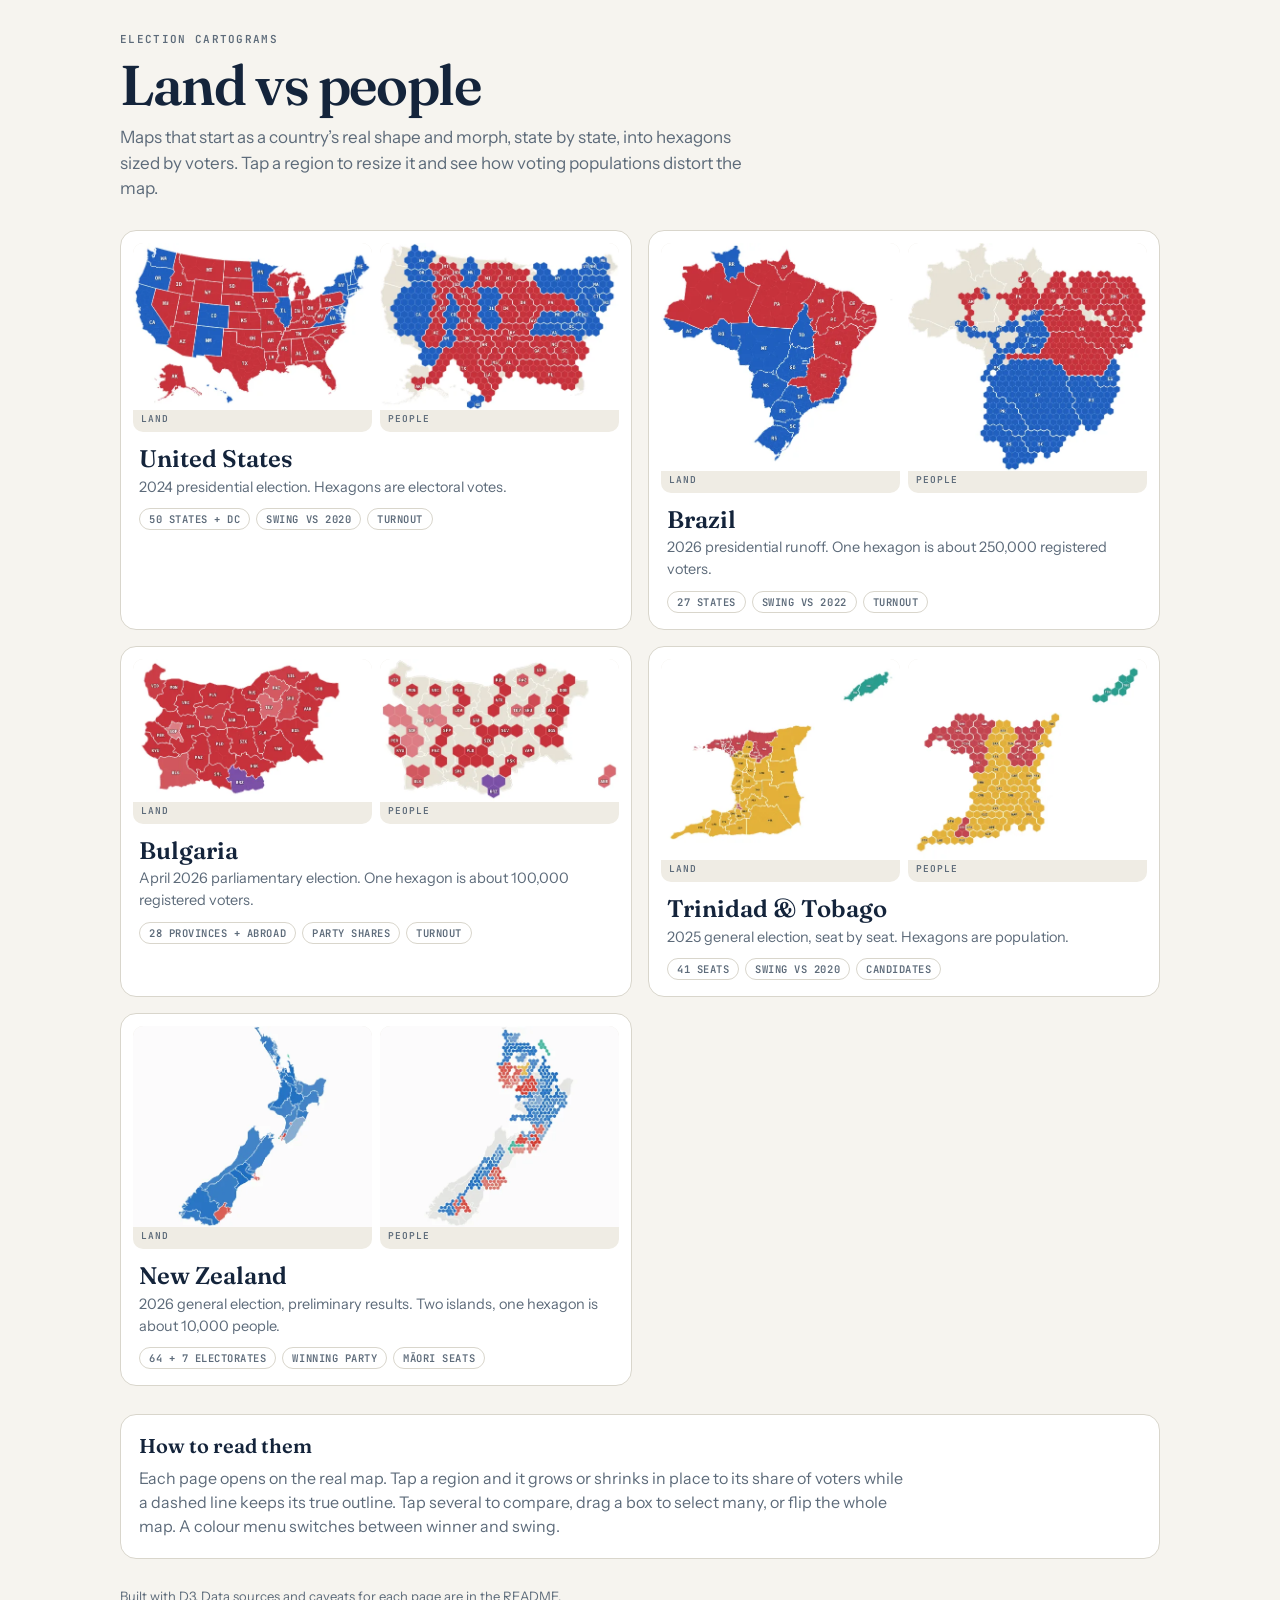
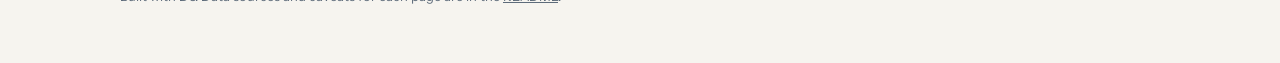
<file: index.html>
<!doctype html>
<html lang="en"><head><meta charset="utf-8">
<meta name="viewport" content="width=device-width,initial-scale=1,viewport-fit=cover">
<title>Land vs People</title>
<!--og-->
<meta name="description" content="Election cartograms that morph from real land area to share of voters: US, Brazil, Bulgaria, Trinidad and Tobago.">
<meta property="og:type" content="website"><meta property="og:site_name" content="Land vs people">
<meta property="og:title" content="Land vs people"><meta property="og:description" content="Election cartograms that morph from real land area to share of voters: US, Brazil, Bulgaria, Trinidad and Tobago.">
<meta property="og:url" content="https://christhchild28.github.io/election-land-vs-people/"><meta property="og:image" content="https://christhchild28.github.io/election-land-vs-people/assets/og/landing.png">
<meta property="og:image:width" content="1200"><meta property="og:image:height" content="630"><meta property="og:image:alt" content="Land vs people: real map beside the same map resized by voters">
<meta name="twitter:card" content="summary_large_image"><meta name="twitter:title" content="Land vs people"><meta name="twitter:description" content="Election cartograms that morph from real land area to share of voters: US, Brazil, Bulgaria, Trinidad and Tobago."><meta name="twitter:image" content="https://christhchild28.github.io/election-land-vs-people/assets/og/landing.png">
<!--/og-->
<link rel="stylesheet" href="https://fonts.googleapis.com/css2?family=Fraunces:opsz,wght@9..144,600&family=Instrument+Sans:wght@400;500;600&family=JetBrains+Mono:wght@500;600&display=swap">
<style>
:root{--bg:#f6f4ef;--ink:#14243b;--mute:#5d6b7a;--card:#fff;--line:#d9d6cc;--soft:#efece4;
--display:'Fraunces',Georgia,serif;--body:'Instrument Sans',system-ui,-apple-system,sans-serif;--mono:'JetBrains Mono',ui-monospace,Menlo,monospace}
@media (prefers-color-scheme:dark){:root{--bg:#0f1824;--ink:#eef1f4;--mute:#97a4b3;--card:#17232f;--line:#2a3846;--soft:#1d2b39;color-scheme:dark}}
*{box-sizing:border-box;-webkit-tap-highlight-color:transparent}
body{margin:0;background:var(--bg);color:var(--ink);font:16px/1.5 var(--body);padding-block:32px 56px;padding-left:max(16px,env(safe-area-inset-left,0px));padding-right:max(16px,env(safe-area-inset-right,0px))}
.wrap{max-width:1040px;margin:auto;display:grid;gap:28px}
h1{font:600 clamp(32px,8vw,56px)/1.02 var(--display);letter-spacing:-.025em;margin:0;text-wrap:balance}
.lede{color:var(--mute);max-width:58ch;margin:12px 0 0;font-size:17px}
.eyebrow{font:600 11px var(--mono);letter-spacing:.12em;text-transform:uppercase;color:var(--mute);margin:0 0 10px}
.grid{display:grid;gap:16px;grid-template-columns:minmax(0,1fr)}
@media(min-width:760px){.grid{grid-template-columns:repeat(2,minmax(0,1fr))}}
.card{display:grid;align-content:start;gap:14px;background:var(--card);border:1px solid var(--line);border-radius:16px;padding:12px 12px 16px;text-decoration:none;color:inherit;transition:transform .2s,box-shadow .2s}
.card:hover{transform:translateY(-2px);box-shadow:0 12px 32px rgba(20,36,59,.14)}
.card:focus-visible{outline:2px solid var(--ink);outline-offset:3px}
.pair{display:grid;grid-template-columns:1fr 1fr;gap:8px}
.pair figure{margin:0;background:var(--soft);border-radius:10px;overflow:hidden;position:relative}
.pair img{display:block;width:100%;height:auto;}
.pair figcaption{padding:2px 8px 7px;font:600 9.5px var(--mono);letter-spacing:.1em;text-transform:uppercase;color:var(--mute)}
.meta{padding:0 6px;display:grid;gap:4px}
.meta h2{font:600 24px/1.1 var(--display);margin:0}
.meta p{margin:0;color:var(--mute);font-size:14.5px}
.tags{display:flex;flex-wrap:wrap;gap:6px;margin-top:6px}
.tags span{font:600 10.5px var(--mono);letter-spacing:.05em;text-transform:uppercase;border:1px solid var(--line);border-radius:99px;padding:3px 9px;color:var(--mute)}
.how{background:var(--card);border:1px solid var(--line);border-radius:16px;padding:18px 18px 20px;display:grid;gap:8px}
.how h2{font:600 20px var(--display);margin:0}
.how p{margin:0;color:var(--mute);max-width:70ch}
footer{color:var(--mute);font-size:13px}
footer a{color:inherit}
</style></head><body>
<div class="wrap">
<header><p class="eyebrow">Election cartograms</p><h1>Land vs people</h1>
<p class="lede">Maps that start as a country’s real shape and morph, state by state, into hexagons sized by voters. Tap a region to resize it and see how voting populations distort the map.</p></header>
<main class="grid">
<a class="card" href="usa/"><div class="pair"><figure><picture><source srcset="assets/thumbs/usa-land-dark.webp" media="(prefers-color-scheme:dark)"><img src="assets/thumbs/usa-land-light.webp" alt="US states drawn by land area" width="499" height="350" loading="lazy"></picture><figcaption>Land</figcaption></figure><figure><picture><source srcset="assets/thumbs/usa-people-dark.webp" media="(prefers-color-scheme:dark)"><img src="assets/thumbs/usa-people-light.webp" alt="US states drawn as electoral-vote hexagons" width="499" height="350" loading="lazy"></picture><figcaption>People</figcaption></figure></div>
<div class="meta"><h2>United States</h2><p>2024 presidential election. Hexagons are electoral votes.</p><div class="tags"><span>50 states + DC</span><span>Swing vs 2020</span><span>Turnout</span></div></div></a>
<a class="card" href="brazil/"><div class="pair"><figure><picture><source srcset="assets/thumbs/brazil-land-dark.webp" media="(prefers-color-scheme:dark)"><img src="assets/thumbs/brazil-land-light.webp" alt="Brazilian states drawn by land area" width="499" height="477" loading="lazy"></picture><figcaption>Land</figcaption></figure><figure><picture><source srcset="assets/thumbs/brazil-people-dark.webp" media="(prefers-color-scheme:dark)"><img src="assets/thumbs/brazil-people-light.webp" alt="Brazilian states drawn as voter hexagons" width="499" height="477" loading="lazy"></picture><figcaption>People</figcaption></figure></div>
<div class="meta"><h2>Brazil</h2><p>2026 presidential runoff. One hexagon is about 250,000 registered voters.</p><div class="tags"><span>27 states</span><span>Swing vs 2022</span><span>Turnout</span></div></div></a>
<a class="card" href="bulgaria/"><div class="pair"><figure><picture><source srcset="assets/thumbs/bulgaria-land-dark.webp" media="(prefers-color-scheme:dark)"><img src="assets/thumbs/bulgaria-land-light.webp" alt="Bulgarian provinces drawn by land area" width="499" height="298" loading="lazy"></picture><figcaption>Land</figcaption></figure><figure><picture><source srcset="assets/thumbs/bulgaria-people-dark.webp" media="(prefers-color-scheme:dark)"><img src="assets/thumbs/bulgaria-people-light.webp" alt="Bulgarian provinces drawn as voter hexagons" width="499" height="298" loading="lazy"></picture><figcaption>People</figcaption></figure></div>
<div class="meta"><h2>Bulgaria</h2><p>April 2026 parliamentary election. One hexagon is about 100,000 registered voters.</p><div class="tags"><span>28 provinces + abroad</span><span>Party shares</span><span>Turnout</span></div></div></a>
<a class="card" href="trinidad-tobago/"><div class="pair"><figure><picture><source srcset="assets/thumbs/trinidad-tobago-land-dark.webp" media="(prefers-color-scheme:dark)"><img src="assets/thumbs/trinidad-tobago-land-light.webp" alt="Trinidad and Tobago constituencies drawn by land area" width="499" height="420" loading="lazy"></picture><figcaption>Land</figcaption></figure><figure><picture><source srcset="assets/thumbs/trinidad-tobago-people-dark.webp" media="(prefers-color-scheme:dark)"><img src="assets/thumbs/trinidad-tobago-people-light.webp" alt="Trinidad and Tobago constituencies drawn as population hexagons" width="499" height="420" loading="lazy"></picture><figcaption>People</figcaption></figure></div>
<div class="meta"><h2>Trinidad &amp; Tobago</h2><p>2025 general election, seat by seat. Hexagons are population.</p><div class="tags"><span>41 seats</span><span>Swing vs 2020</span><span>Candidates</span></div></div></a>
<a class="card" href="new-zealand/"><div class="pair"><figure><picture><source srcset="assets/thumbs/new-zealand-land-dark.webp" media="(prefers-color-scheme:dark)"><img src="assets/thumbs/new-zealand-land-light.webp" alt="New Zealand electorates drawn by land area" width="499" height="420" loading="lazy"></picture><figcaption>Land</figcaption></figure><figure><picture><source srcset="assets/thumbs/new-zealand-people-dark.webp" media="(prefers-color-scheme:dark)"><img src="assets/thumbs/new-zealand-people-light.webp" alt="New Zealand electorates drawn as population hexagons" width="499" height="420" loading="lazy"></picture><figcaption>People</figcaption></figure></div>
<div class="meta"><h2>New Zealand</h2><p>2026 general election, preliminary results. Two islands, one hexagon is about 10,000 people.</p><div class="tags"><span>64 + 7 electorates</span><span>Winning party</span><span>Māori seats</span></div></div></a>
</main>
<section class="how"><h2>How to read them</h2><p>Each page opens on the real map. Tap a region and it grows or shrinks in place to its share of voters while a dashed line keeps its true outline. Tap several to compare, drag a box to select many, or flip the whole map. A colour menu switches between winner and swing.</p></section>
<footer>Built with D3. Data sources and caveats for each page are in the <a href="https://github.com/christhchild28/election-land-vs-people#readme">README</a>.</footer>
</div></body></html>
</file>
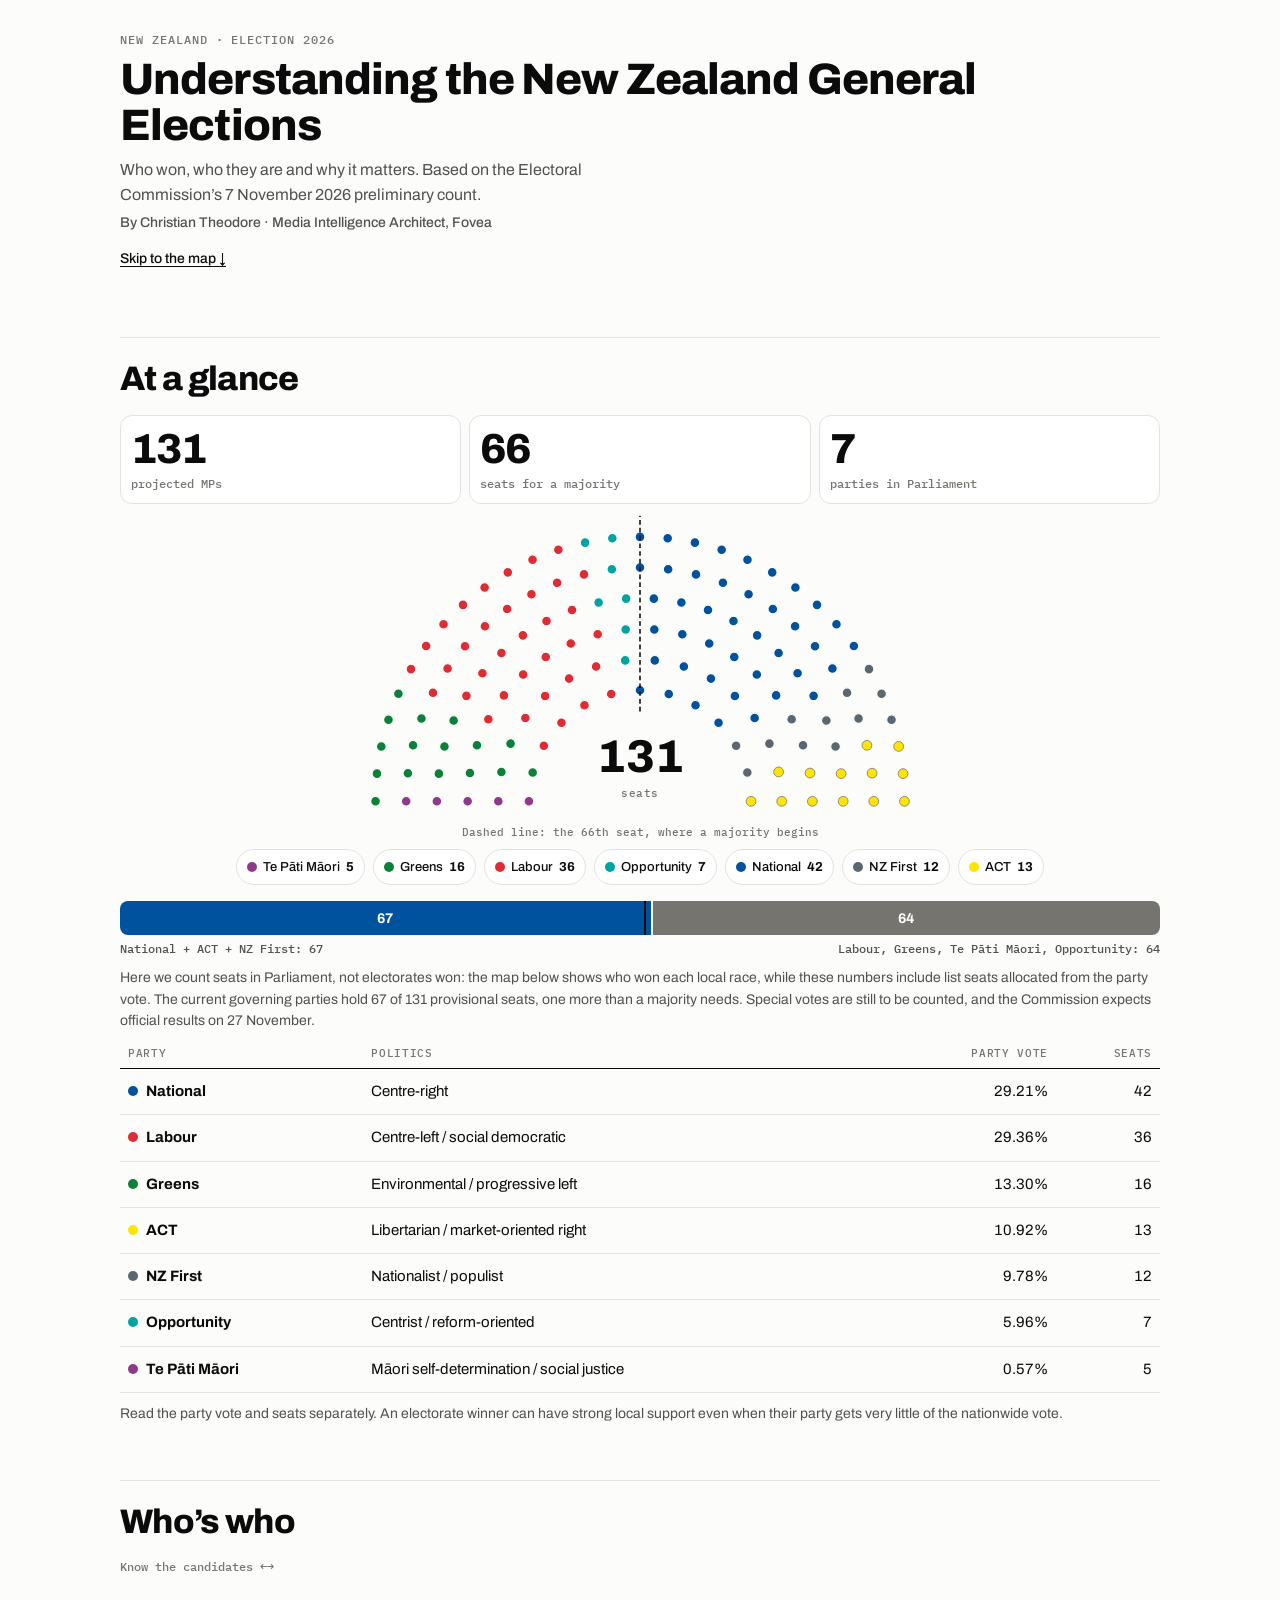
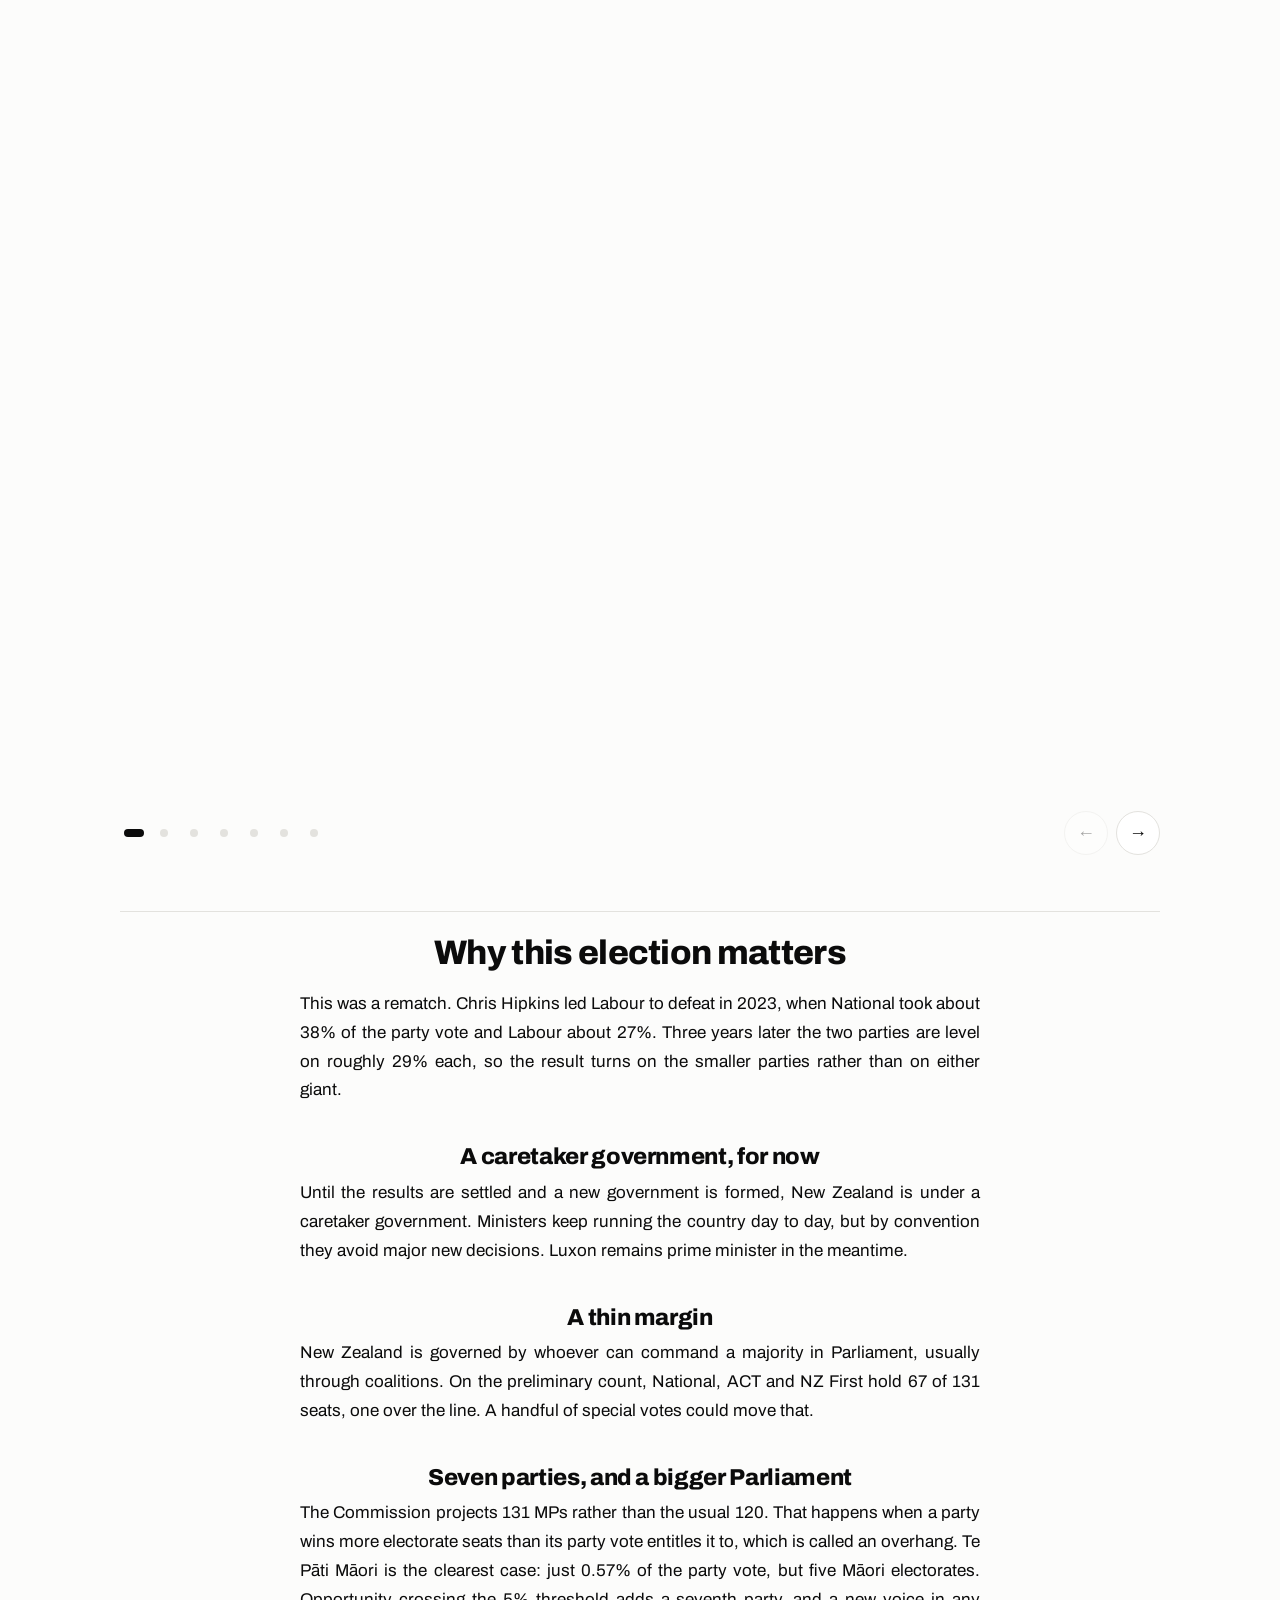
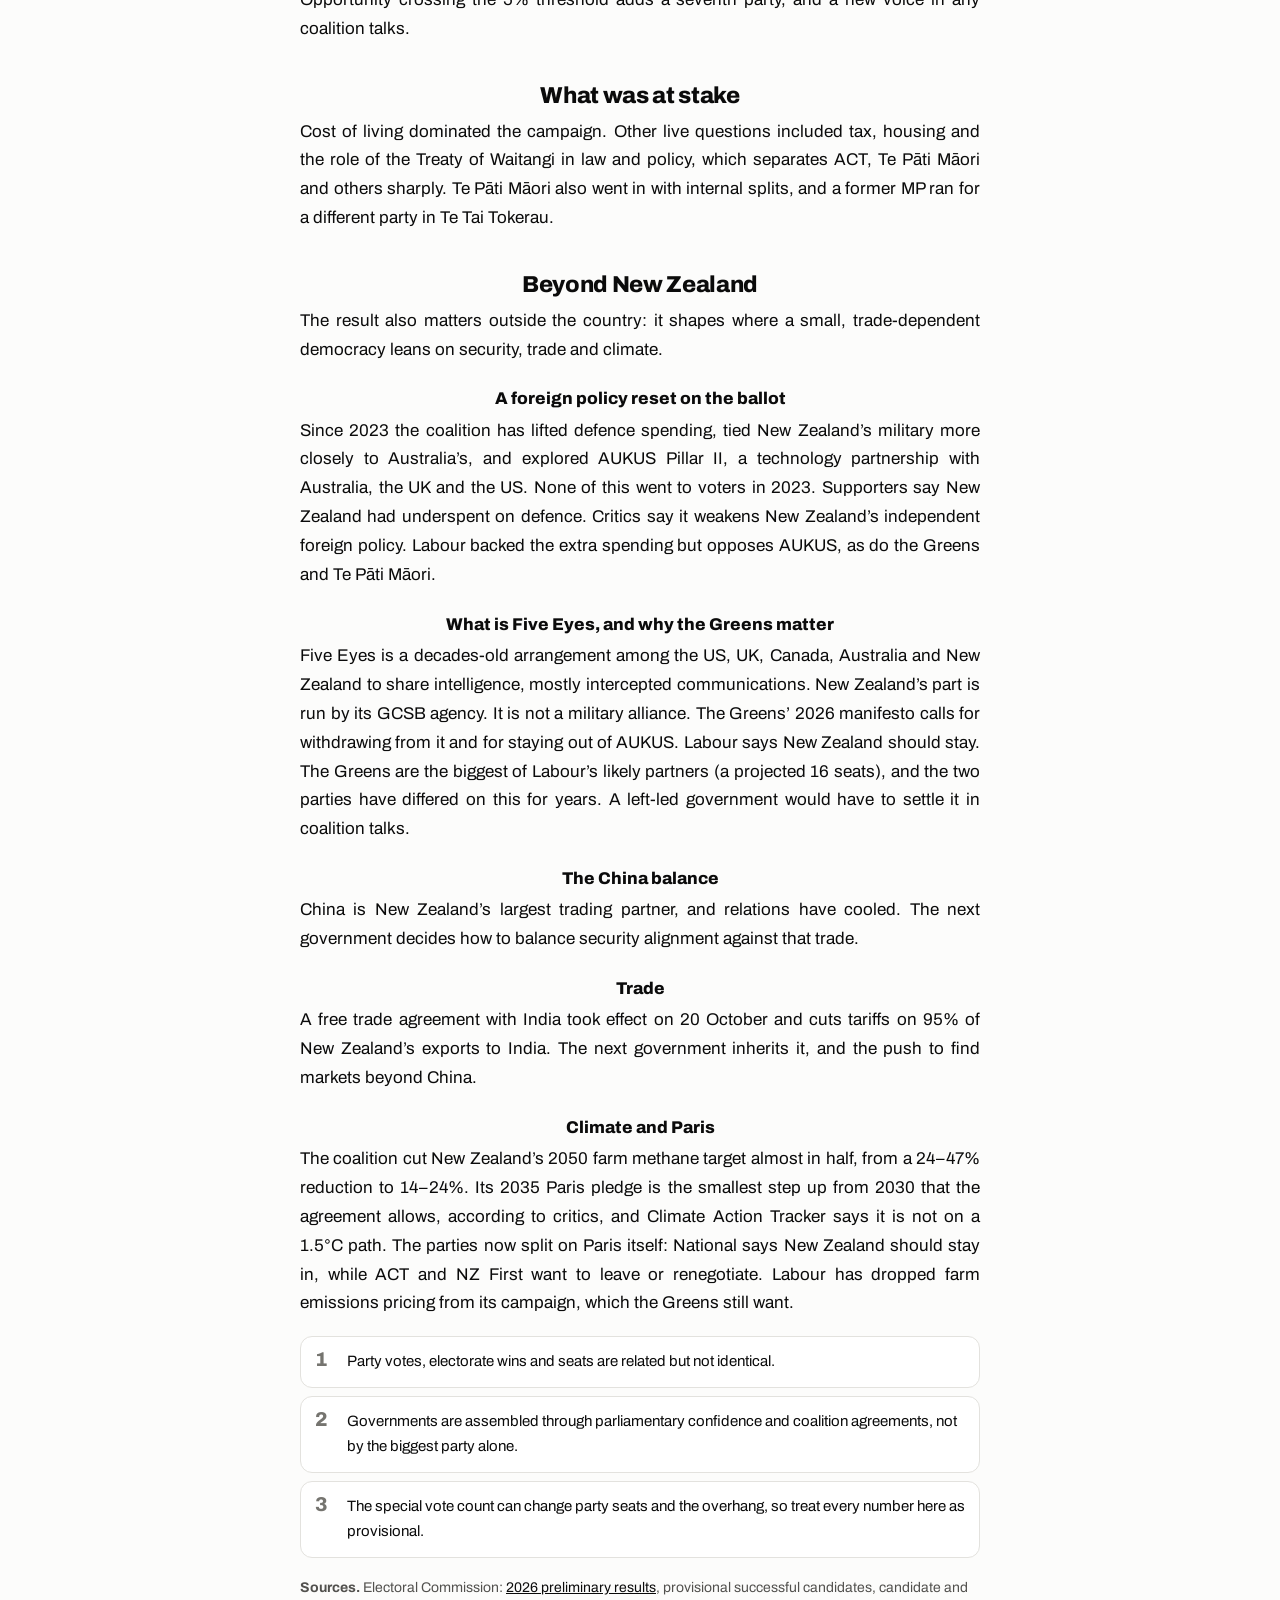
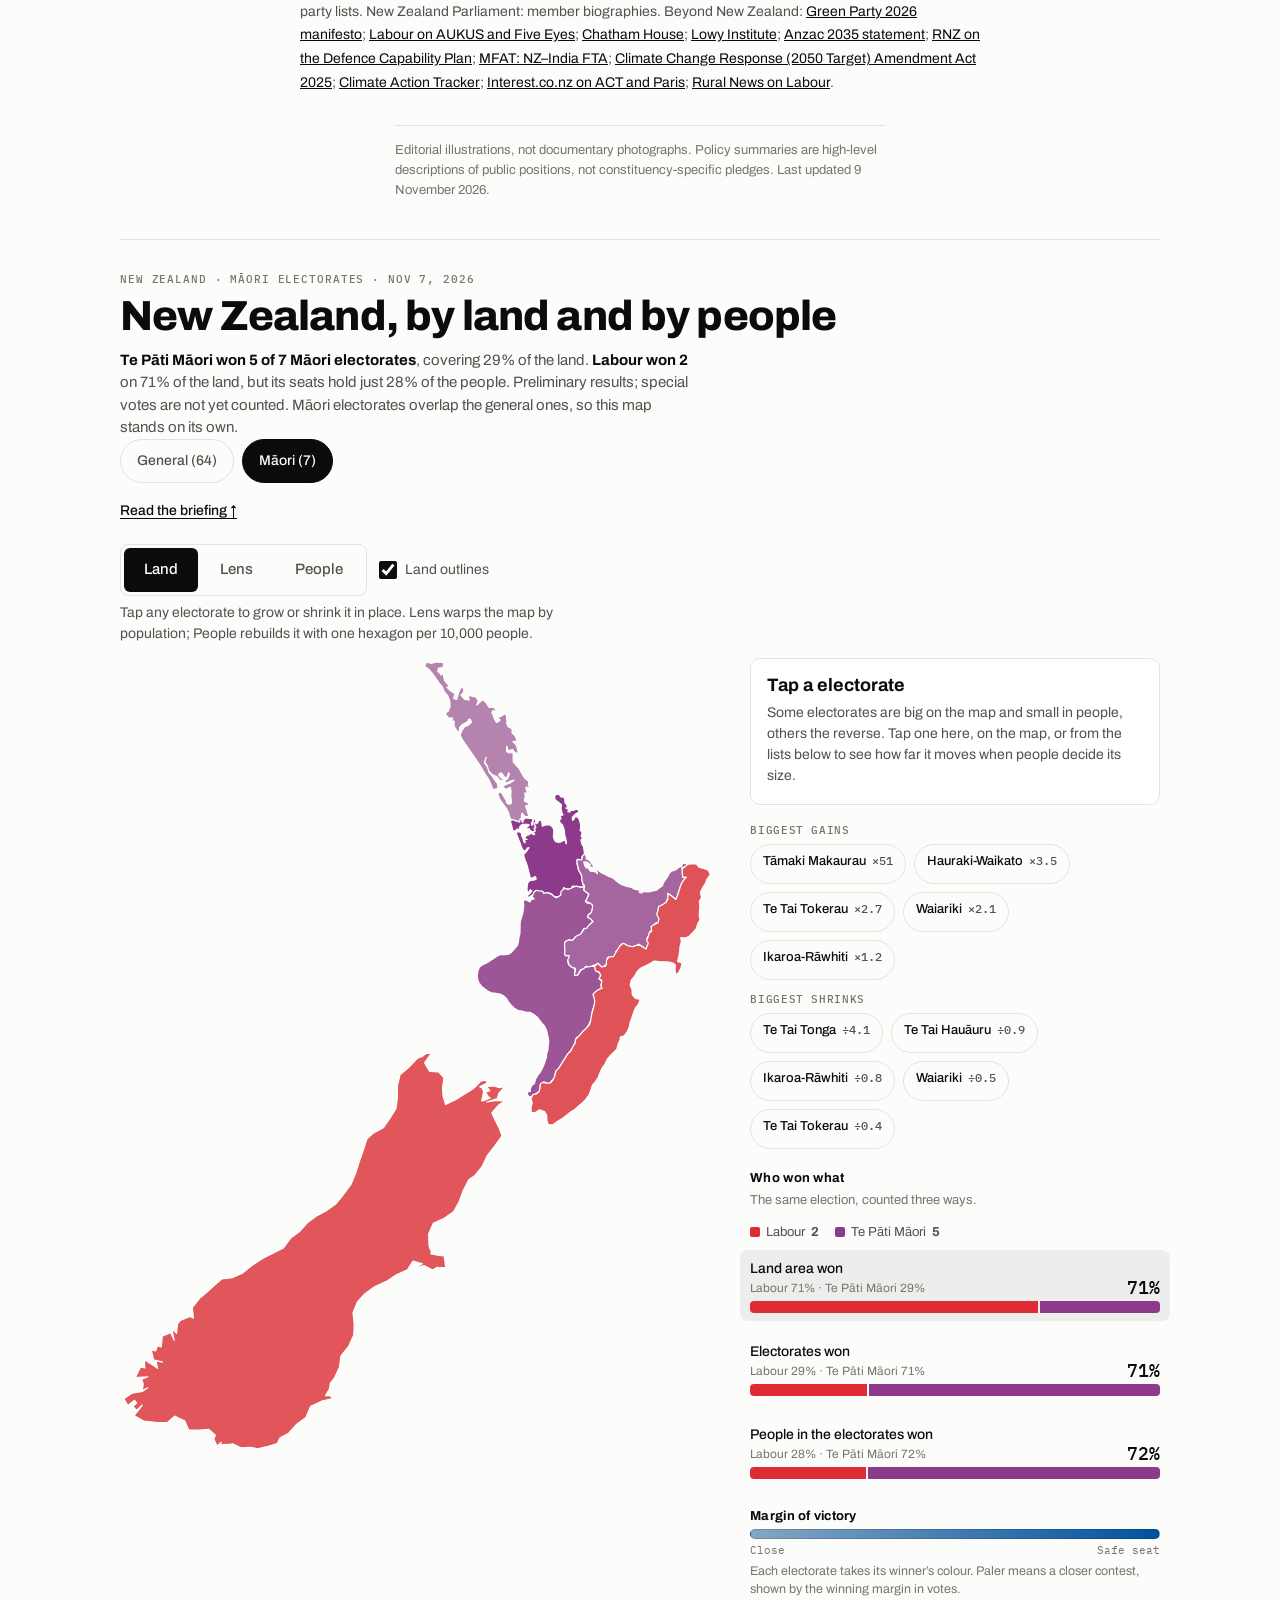
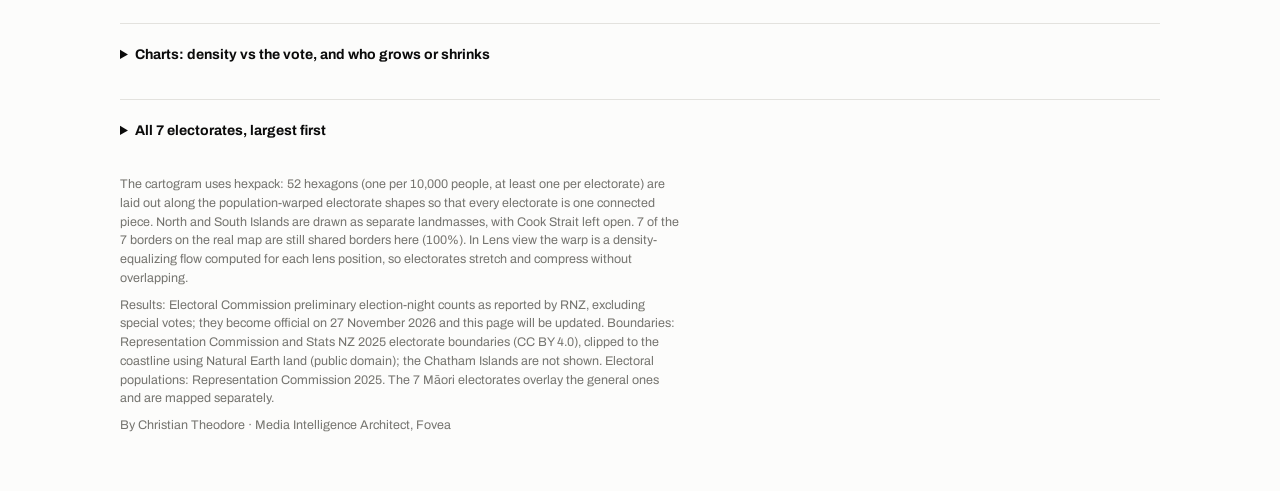
<file: new-zealand/maori/index.html>
<!doctype html><html lang="en"><head><meta charset="utf-8"><meta name="viewport" content="width=device-width,initial-scale=1,viewport-fit=cover"><title>New Zealand 2026: Māori electorates, land vs people</title>
<!--og-->
<meta name="description" content="2026 election (preliminary). Tap one of the 7 Māori electorates to resize it from land area to population.">
<meta property="og:type" content="website"><meta property="og:site_name" content="Land vs people">
<meta property="og:title" content="New Zealand Māori electorates: land vs people"><meta property="og:description" content="2026 election (preliminary). Tap one of the 7 Māori electorates to resize it from land area to population.">
<meta property="og:url" content="https://christhchild28.github.io/election-land-vs-people/new-zealand/maori/"><meta property="og:image" content="https://christhchild28.github.io/election-land-vs-people/assets/og/new-zealand-maori.png">
<meta property="og:image:width" content="1200"><meta property="og:image:height" content="630"><meta property="og:image:alt" content="New Zealand Māori electorates: land vs people: real map beside the same map resized by voters">
<meta name="twitter:card" content="summary_large_image"><meta name="twitter:title" content="New Zealand Māori electorates: land vs people"><meta name="twitter:description" content="2026 election (preliminary). Tap one of the 7 Māori electorates to resize it from land area to population."><meta name="twitter:image" content="https://christhchild28.github.io/election-land-vs-people/assets/og/new-zealand-maori.png">
<!--/og-->
<script data-goatcounter="https://nz-election2026.goatcounter.com/count" async src="//gc.zgo.at/count.js"></script>
<link rel="preconnect" href="https://fonts.googleapis.com">
<link rel="preconnect" href="https://fonts.gstatic.com" crossorigin>
<link href="https://fonts.googleapis.com/css2?family=Archivo:wght@400;500;700;800&family=IBM+Plex+Mono:wght@400;500&display=swap" rel="stylesheet">
<style>
/* Layout: phone is one column (toggle, map, electorate card, chips, bars, legend, table); from 880px the map sits left and the readout right. */
:root {
  --bg: #fcfcfb; --ink: #0b0b0b; --ink-2: #52514e; --ink-3: #75746f;
  --hair: #e3e2de; --raised: #ffffff; --edge: rgba(11,11,11,.16);
  --ghost: #e5e5e2; --ghost-line: #fbfbfa; --n: #e5e3dd; --b-mid: #ee7a77; --b-deep: #9b1c1c; --r-mid: #6da7ec; --r-deep: #104281;
  --f-display: "Archivo", "Helvetica Neue", Arial, sans-serif;
  --f-body: "Archivo", "Helvetica Neue", Arial, sans-serif;
  --f-mono: "IBM Plex Mono", ui-monospace, "SF Mono", Menlo, monospace;
}
@media (prefers-color-scheme: dark) {
  :root:not([data-theme="light"]) {
    --bg: #1a1a19; --ink: #f0efec; --ink-2: #c3c2b7; --ink-3: #9a9990;
    --hair: #343432; --raised: #262625; --edge: rgba(240,239,236,.2);
    --ghost: #2c2c2a; --ghost-line: #444441; --n: #4a4a46; --b-mid: #d04a49; --b-deep: #ffa19d; --r-mid: #2a78d6; --r-deep: #9ec5f4;
    color-scheme: dark;
  }
}
:root[data-theme="dark"] {
  --bg: #1a1a19; --ink: #f0efec; --ink-2: #c3c2b7; --ink-3: #9a9990;
  --hair: #343432; --raised: #262625; --edge: rgba(240,239,236,.2);
  --ghost: #2c2c2a; --ghost-line: #444441; --n: #4a4a46; --b-mid: #d04a49; --b-deep: #ffa19d; --r-mid: #2a78d6; --r-deep: #9ec5f4;
  color-scheme: dark;
}
* { box-sizing: border-box; }
body {
  background: var(--bg); color: var(--ink); font-family: var(--f-body); font-size: 15px; line-height: 1.5;
  padding-left: max(16px, env(safe-area-inset-left, 0px));
  padding-right: max(16px, env(safe-area-inset-right, 0px));
  padding-block: 20px 40px;
}
.wrap { max-width: 1040px; margin: 0 auto; }
header { margin-bottom: 16px; }
.pgnav { display: flex; flex-wrap: wrap; align-items: center; justify-content: space-between; column-gap: 12px; }
.pgnav .back + .back { margin-left: auto; text-align: right; }
@media (max-width: 400px) { .pgnav .back { font-size: 11px; letter-spacing: .03em; } }
.back { display: inline-flex; align-items: center; gap: 6px; min-height: 44px; margin: -10px 0 2px -8px; padding: 0 8px; color: var(--ink-2); text-decoration: none; font: 500 12px/1 var(--f-mono); letter-spacing: .06em; text-transform: uppercase; border-radius: 8px; }
.back:hover { color: var(--ink); }
.back:focus-visible { outline: 2px solid var(--ink); outline-offset: 2px; }
.kicker { font: 500 11px/1 var(--f-mono); letter-spacing: .08em; text-transform: uppercase; color: var(--ink-3); margin: 0 0 10px; }
h1 { font-family: var(--f-display); font-weight: 800; font-size: clamp(26px, 6.2vw, 42px); line-height: 1.04; letter-spacing: -.02em; margin: 0 0 10px; text-wrap: balance; }
.dek { color: var(--ink-2); max-width: 64ch; margin: 0; text-wrap: pretty; }
.dek b { color: var(--ink); font-weight: 700; }

.controls { display: flex; align-items: center; flex-wrap: wrap; gap: 4px 12px; margin: 14px 0 6px; }
.seg { display: inline-flex; border: 1px solid var(--hair); border-radius: 8px; padding: 3px; gap: 2px; background: var(--bg); }
.seg button { font: 500 15px/1 var(--f-body); color: var(--ink-2); background: transparent; border: 0; border-radius: 6px; padding: 11px 20px; cursor: pointer; min-height: 44px; }
.seg button[aria-pressed="true"] { background: var(--ink); color: var(--bg); }
.tog { display: inline-flex; align-items: center; gap: 8px; font-size: 14px; color: var(--ink-2); cursor: pointer; min-height: 44px; }
.tog input { width: 18px; height: 18px; accent-color: var(--ink); margin: 0; }
.tog input:focus-visible { outline: 2px solid var(--ink); outline-offset: 2px; }
.seg button:focus-visible, .chip:focus-visible, summary:focus-visible { outline: 2px solid var(--ink); outline-offset: 2px; }
.hint { color: var(--ink-2); font-size: 14px; max-width: 62ch; margin: 0 0 14px; min-height: 2.9em; }
@media (max-width: 879px) { .hint { min-height: 4.5em; } }
@media (max-width: 380px) { .hint { min-height: 6em; } }
@media (max-width: 335px) { .hint { min-height: 7.5em; } }   /* reserve 3 lines on phones so the map does not move when the hint text changes */

.grid { display: grid; grid-template-columns: minmax(0, 1fr); gap: 22px; }
@media (min-width: 880px) { .grid { grid-template-columns: minmax(0, 1.45fr) minmax(300px, 1fr); gap: 36px; align-items: start; } .side { position: sticky; top: 16px; } }

.mapwrap { position: relative; width: 100%; max-width: 640px; }
svg.map { display: block; width: 100%; height: auto; touch-action: manipulation; -webkit-tap-highlight-color: transparent; }
.cp { stroke: #fff; stroke-width: 1.2px; vector-effect: non-scaling-stroke; stroke-linejoin: round; cursor: pointer; }
.hxl { fill: none; stroke-width: .9px; vector-effect: non-scaling-stroke; stroke-linejoin: round; pointer-events: none; }
.sf { stroke: none; pointer-events: none; }
.cpo { fill: none; stroke: #fff; stroke-width: 2.2px; stroke-linecap: round; stroke-linejoin: round; vector-effect: non-scaling-stroke; pointer-events: none; }
.hlh { fill: none; stroke: var(--bg); stroke-width: 4px; stroke-linecap: round; stroke-linejoin: round; vector-effect: non-scaling-stroke; pointer-events: none; }
.hlp { fill: none; stroke: var(--ink); stroke-width: 1.8px; stroke-linecap: round; stroke-linejoin: round; vector-effect: non-scaling-stroke; pointer-events: none; }
/* electorate card: side panel on desktop, bottom sheet on phones */
.sheet { --gl: 16px; --gr: 16px; background: var(--raised); border: 1px solid var(--hair); border-radius: 10px; margin: 0 0 14px; overflow: hidden; min-width: 0; }
@media (max-width: 879px) {
  .sheet { --gl: max(16px, env(safe-area-inset-left, 0px)); --gr: max(16px, env(safe-area-inset-right, 0px)); position: fixed; left: 0; right: 0; bottom: 0; z-index: 40; margin: 0; border-radius: 18px 18px 0 0; border-bottom: 0; max-height: 70vh; overflow: auto; overscroll-behavior: contain; padding-bottom: env(safe-area-inset-bottom, 0px); box-shadow: 0 -10px 40px rgba(0,0,0,.28); transform: translateY(112%); visibility: hidden; transition: transform .38s cubic-bezier(.2,.8,.2,1), visibility 0s .38s; }
  .sheet.open { transform: none; visibility: visible; transition: transform .38s cubic-bezier(.2,.8,.2,1), visibility 0s; }
  .sheet:not(.full) .pn-more { display: none; }
}
@media (min-width: 880px) { .pn-tgl, .pn-x { display: none !important; } }
.pn-bar { height: 6px; }
.sc-wrap { padding: 10px var(--gr) 0 var(--gl); display: grid; gap: 6px; min-width: 0; }
.sc-row { display: flex; flex-wrap: nowrap; gap: 6px; overflow-x: auto; scrollbar-width: none; -webkit-overflow-scrolling: touch; padding-bottom: 2px; }
.sc-row::-webkit-scrollbar { display: none; }
.sc { flex: none; display: inline-flex; align-items: center; gap: 6px; font: 600 11.5px var(--f-mono); letter-spacing: .04em; border: 1px solid var(--hair); background: none; color: var(--ink-2); border-radius: 99px; padding: 0 12px; min-height: 36px; cursor: pointer; white-space: nowrap; }
.sc i { width: 9px; height: 9px; border-radius: 50%; flex: none; box-shadow: 0 0 0 1px color-mix(in srgb, var(--ink) 22%, transparent); }
.sc.on { background: var(--ink); color: var(--bg); border-color: var(--ink); }
.sc:focus-visible, .sc-rv:focus-visible { outline: 2px solid var(--ink); outline-offset: 2px; }
.sc-sum { display: flex; align-items: center; justify-content: space-between; gap: 10px; color: var(--ink-3); font-size: 12.5px; line-height: 1.35; }
.sc-sum b { color: var(--ink); font-weight: 700; }
.sc-rv { flex: none; border: 1px solid var(--hair); background: none; color: var(--ink); border-radius: 99px; font: 600 11px var(--f-mono); letter-spacing: .05em; text-transform: uppercase; padding: 0 12px; min-height: 36px; cursor: pointer; }
.pn-hd { display: flex; justify-content: space-between; align-items: flex-start; gap: 10px; padding: 12px var(--gr) 8px var(--gl); }
.pn-n { font: 700 20px/1.15 var(--f-display); display: block; }
.pn-c { display: block; color: var(--ink-3); font: 500 11px var(--f-mono); letter-spacing: .06em; text-transform: uppercase; margin-top: 3px; }
.pn-r { display: flex; align-items: center; gap: 6px; flex: none; flex-wrap: wrap; justify-content: flex-end; }
.pn-p { display: inline-block; padding: 2px 9px; border-radius: 99px; font: 600 12px var(--f-body); white-space: nowrap; }
.pn-b { border: 1px solid var(--hair); background: none; color: var(--ink); border-radius: 99px; font: 600 11px var(--f-mono); letter-spacing: .05em; text-transform: uppercase; padding: 0 11px; min-height: 36px; cursor: pointer; }
.pn-x { width: 36px; padding: 0; font: 600 14px var(--f-body); background: color-mix(in srgb, var(--ink) 8%, transparent); border: 0; border-radius: 50%; }
.pn-key { padding: 2px var(--gr) 14px var(--gl); display: grid; gap: 6px; }
.cbar { display: grid; grid-template-columns: 62px 1fr 52px; align-items: center; gap: 8px; font: 500 12px var(--f-mono); color: var(--ink-3); }
.cbar .ctrack { display: block; height: 9px; background: color-mix(in srgb, var(--ink) 7%, transparent); border-radius: 5px; overflow: hidden; }
.cbar .cfill { display: block; height: 100%; border-radius: 5px; }
.cbar .v { text-align: right; color: var(--ink); }
.pn-rel { margin-top: 4px; color: var(--ink-2); font-size: 14px; }
.pn-rel b { font: 700 20px var(--f-display); color: var(--ink); }
.pn-st { display: flex; flex-wrap: wrap; gap: 4px 16px; padding: 9px var(--gr) 9px var(--gl); background: color-mix(in srgb, var(--ink) 4%, transparent); border-block: 1px solid var(--hair); color: var(--ink-3); font-size: 12.5px; }
.pn-st b { color: var(--ink); font-weight: 700; }
.pn-t { width: calc(100% - var(--gl) - var(--gr)); min-width: 0; margin: 8px var(--gr) 14px var(--gl); border-collapse: collapse; font-size: 13px; }
.pn-t th { font: 600 10px var(--f-mono); letter-spacing: .07em; text-transform: uppercase; color: var(--ink-3); text-align: left; padding: 4px 6px; background: none; position: static; }
.pn-t td { padding: 7px 6px; border-top: 1px solid var(--hair); }
.pn-t .num { text-align: right; white-space: nowrap; }
.pn-t tr.win td { font-weight: 700; background: color-mix(in srgb, var(--ink) 4%, transparent); }
.nm2 { display: inline-flex; gap: 7px; align-items: baseline; }
.nm2 i { width: 9px; height: 9px; border-radius: 50%; flex: none; }
.pn-empty { padding: 16px var(--gr) 18px var(--gl); }
.pn-empty h2 { font: 700 18px/1.2 var(--f-display); margin: 0 0 6px; letter-spacing: 0; }
.pn-empty p { margin: 0; color: var(--ink-2); font-size: 14px; }
.seg button:disabled { opacity: .4; cursor: default; }
.lensctl { display: flex; align-items: center; flex-wrap: wrap; gap: 6px 18px; margin: 0 0 8px; }
.lensctl[hidden] { display: none; }
.mapwrap .lensctl { margin: 10px 0 0; }
.seg.sm button { padding: 8px 14px; font-size: 14px; min-height: 36px; }
svg.map.lensmode { touch-action: pan-y; cursor: grab; }   /* a vertical swipe on the map scrolls the page (it used to be trapped); a sideways drag still aims the lens, and a tap aims anywhere */
.lring { fill: none; stroke: var(--ink); stroke-width: 1.2px; stroke-dasharray: 3 3; vector-effect: non-scaling-stroke; pointer-events: none; }
.gp { fill: var(--ghost); stroke: var(--ghost-line); stroke-width: 1.1px; vector-effect: non-scaling-stroke; stroke-linejoin: round; pointer-events: none; }
.gt { fill: none; stroke: var(--ink); stroke-width: 1.4px; stroke-dasharray: 4 3; vector-effect: non-scaling-stroke; stroke-linejoin: round; pointer-events: none; }
.lab { font-family: var(--f-body); font-weight: 700; text-anchor: middle; dominant-baseline: central; pointer-events: none; }


h2 { font: 700 13px/1.2 var(--f-body); letter-spacing: .02em; margin: 0 0 4px; }
.sub { color: var(--ink-3); font-size: 13px; margin: 0 0 12px; }
.chips { display: flex; flex-wrap: wrap; gap: 8px; margin: 0 0 22px; }
.chips h3 { flex-basis: 100%; font: 500 11px/1 var(--f-mono); letter-spacing: .06em; text-transform: uppercase; color: var(--ink-3); margin: 6px 0 0; }
.chip { font: 500 13px/1 var(--f-body); color: var(--ink); background: transparent; border: 1px solid var(--hair); border-radius: 999px; padding: 10px 12px; min-height: 40px; cursor: pointer; display: inline-flex; gap: 6px; align-items: baseline; }
.chip b { font: 500 12px/1 var(--f-mono); color: var(--ink-2); }
.chip[aria-pressed="true"] { background: var(--ink); color: var(--bg); border-color: var(--ink); }
.chip[aria-pressed="true"] b { color: var(--bg); }

.bars { display: grid; gap: 12px; margin: 0 0 22px; }
.keyline { display: flex; gap: 16px; flex-wrap: wrap; font-size: 13px; color: var(--ink-2); margin: 0 0 8px; }
.keyline span { display: inline-flex; align-items: center; gap: 6px; }
.keyline i { width: 10px; height: 10px; border-radius: 2px; display: inline-block; }
.brow { display: grid; grid-template-columns: minmax(0, 1fr) auto; gap: 4px 12px; align-items: end; padding: 8px 10px; margin: 0 -10px; border-radius: 8px; }
.brow.act { background: color-mix(in srgb, var(--ink) 6%, transparent); }
.brow .l { font-size: 14px; font-weight: 500; }
.brow .l small { display: block; font-weight: 400; color: var(--ink-3); font-size: 12px; }
.brow .v { font: 500 18px/1 var(--f-mono); font-variant-numeric: tabular-nums; }
.track { grid-column: 1 / -1; display: flex; gap: 2px; height: 12px; }
.track i { display: block; height: 100%; }
.track i:first-child { border-radius: 4px 0 0 4px; }
.track i:last-child { border-radius: 0 4px 4px 0; }
.brow.votes { border-top: 1px solid var(--hair); border-radius: 0; margin-top: 2px; padding-top: 16px; }
.legend { margin: 0 0 6px; }
.ramp { height: 10px; border-radius: 5px; border: 1px solid var(--edge); }
.ticks { display: flex; justify-content: space-between; font: 400 11px/1 var(--f-mono); color: var(--ink-3); margin-top: 6px; }

details { margin-top: 28px; border-top: 1px solid var(--hair); padding-top: 14px; }
summary { cursor: pointer; font-weight: 700; font-size: 14px; padding: 6px 0; }
.tw { overflow: auto; max-height: 420px; border: 1px solid var(--hair); border-radius: 8px; margin-top: 10px; }
table { border-collapse: collapse; width: 100%; font-size: 13px; min-width: 560px; }
th, td { padding: 8px 12px; text-align: right; border-bottom: 1px solid var(--hair); white-space: nowrap; font-variant-numeric: tabular-nums; }
th:first-child, td:first-child { text-align: left; }
thead th { position: sticky; top: 0; background: var(--bg); font-weight: 700; font-size: 12px; color: var(--ink-2); }
td.m { font-family: var(--f-mono); }
.foot { margin-top: 28px; color: var(--ink-3); font-size: 12.5px; max-width: 80ch; }
.foot p { margin: 0 0 8px; }
/* swing (only present when the election config has a prior race) */
.swctl { display: flex; align-items: center; flex-wrap: wrap; gap: 6px 12px; margin: 0 0 8px; }
.swctl[hidden] { display: none; }
.swctl .lbl { font: 500 11px/1 var(--f-mono); letter-spacing: .06em; text-transform: uppercase; color: var(--ink-3); }
.swleg[hidden], #legwin[hidden] { display: none; }
.flip-o { fill: url(#flipHatch); stroke: none; pointer-events: none; opacity: 0; }
.flip-sw { display: inline-block; width: 14px; height: 14px; vertical-align: -3px; margin-right: 6px; border: 1px solid var(--ink-3); background: repeating-linear-gradient(45deg, rgba(255,255,255,.95) 0 1.5px, var(--ink-3) 1.5px 4.5px); }
.pn-sw { margin: 8px 0 0; font: 500 12.5px/1.45 var(--f-body); color: var(--ink-2); }
.pn-sw b { font-weight: 700; }
.pn-flip { display: inline-block; margin-left: 6px; padding: 1px 8px; border-radius: 99px; background: var(--ink); color: var(--bg); font: 600 10.5px var(--f-mono); letter-spacing: .04em; text-transform: uppercase; white-space: nowrap; }
.pn-t.cmp th, .pn-t.cmp td { white-space: normal; }
.pn-t.cmp { table-layout: fixed; }
.pn-t.cmp th:first-child, .pn-t.cmp td:first-child { width: 22%; }
.pn-cap { margin: 4px 0 0; padding: 0 6px; font: 500 11px/1.4 var(--f-mono); color: var(--ink-3); }
.sw-note { font-size: 12.5px; color: var(--ink-3); margin: 6px 0 0; }

:root{--p0:#00529F;--p1:#DE2C34;--p2:#098137;--p3:#FDE401;--p4:#8e3a8a;}
@media (prefers-color-scheme: dark){:root:not([data-theme="light"]){--p0:#3b8fe0;--p1:#f2635c;--p2:#2fb060;--p3:#FDE401;--p4:#a4519a;}}
:root[data-theme="dark"]{--p0:#3b8fe0;--p1:#f2635c;--p2:#2fb060;--p3:#FDE401;--p4:#a4519a;}
.chartsd { margin: 18px 0 10px; }
.chartbody { display: grid; gap: 16px; margin-top: 12px; }
.chart { background: var(--raised); border: 1px solid var(--hair); border-radius: 12px; padding: 16px 14px 14px; min-width: 0; }
.chart h3 { font: 600 12px/1.2 var(--f-mono); letter-spacing: .08em; text-transform: uppercase; margin: 0 0 6px; color: var(--ink); }
.chart .cs { margin: 0 0 12px; font-size: 14px; color: var(--ink-2); }
.chart .nt { margin: 10px 0 0; font-size: 13.5px; color: var(--ink-2); }
.scp { display: flex; flex-wrap: wrap; gap: 6px; margin: 0 0 8px; }
.scp button { display: inline-flex; align-items: center; gap: 6px; min-height: 40px; padding: 0 12px; font: 500 13px var(--f-body); color: var(--ink-2); background: transparent; border: 1px solid var(--hair); border-radius: 999px; cursor: pointer; }
.scp button[aria-pressed="true"] { background: var(--ink); color: var(--bg); border-color: var(--ink); }
.scp .dot { width: 9px; height: 9px; border-radius: 50%; display: inline-block; box-shadow: 0 0 0 1.5px var(--bg); }
.chart svg { width: 100%; height: auto; display: block; overflow: visible; }
.chart .gl { stroke: var(--hair); stroke-width: 1; }
.chart .tk, .chart .ax { font: 10px var(--f-mono); fill: var(--ink-3); }
.chart .ax { letter-spacing: .04em; text-transform: uppercase; }
.chart .fit { stroke: var(--ink-3); stroke-width: 1.5; }
.chart .dt { stroke: var(--raised); stroke-width: 1.5; }
.chart .dt.on { stroke: var(--ink); stroke-width: 2.5; }
.chart .hit { fill: transparent; cursor: pointer; }
.chart .lb { font: 600 10px var(--f-mono); fill: var(--ink); paint-order: stroke; stroke: var(--raised); stroke-width: 3px; stroke-linejoin: round; pointer-events: none; }
.rk-h { display: flex; justify-content: space-between; font: 500 10.5px var(--f-mono); letter-spacing: .06em; text-transform: uppercase; color: var(--ink-3); margin: 0 0 4px; }
.rk-ax { position: relative; height: 14px; margin: 0 0 2px 142px; font: 10px var(--f-mono); color: var(--ink-3); }
.rk-ax span { position: absolute; transform: translateX(-50%); }
.rk { display: grid; max-height: 520px; overflow-y: auto; }
.rk-row { display: grid; grid-template-columns: 142px minmax(0, 1fr); align-items: center; min-height: 26px; padding: 0; background: none; border: 0; border-radius: 6px; cursor: pointer; text-align: left; color: var(--ink); }
.rk-row[aria-current="true"] { background: color-mix(in srgb, var(--ink) 7%, transparent); }
.rk-row .rn { font: 500 11px var(--f-mono); white-space: nowrap; overflow: hidden; text-overflow: ellipsis; padding-right: 6px; }
.rk-row .rt { position: relative; display: block; height: 16px; }
.rk-row .rt::before { content: ""; position: absolute; left: var(--c); top: -5px; bottom: -5px; border-left: 1px dashed var(--ink-3); }
.rk-row .br { position: absolute; top: 3px; height: 10px; border-radius: 3px; opacity: .85; }
.rk-row .vl { position: absolute; top: 0; font: 600 10.5px/16px var(--f-mono); white-space: nowrap; color: var(--ink); }
@media (min-width: 880px) { .chartbody { grid-template-columns: 1fr 1fr; align-items: start; } }

.layernav { display: flex; gap: 8px; flex-wrap: wrap; margin: 0 0 14px; }
.layernav a { font: 500 14px/1 var(--f-body); min-height: 44px; display: inline-flex; align-items: center; padding: 0 16px; border: 1px solid var(--hair); border-radius: 999px; color: var(--ink-2); text-decoration: none; }
:root{--ip-tpm:#8e3a8a;--ip-gr:#098137;--ip-lab:#DE2C34;--ip-opp:#00A3A1;--ip-nat:#00529F;--ip-nzf:#5b6770;--ip-act:#FDE401;}
@media (prefers-color-scheme: dark){:root:not([data-theme="light"]){--ip-tpm:#a4519a;--ip-gr:#2fb060;--ip-lab:#f2635c;--ip-opp:#2cc4c0;--ip-nat:#3b8fe0;--ip-nzf:#9aa5ae;--ip-act:#FDE401;}}
:root[data-theme="dark"]{--ip-tpm:#a4519a;--ip-gr:#2fb060;--ip-lab:#f2635c;--ip-opp:#2cc4c0;--ip-nat:#3b8fe0;--ip-nzf:#9aa5ae;--ip-act:#FDE401;}
#intro-host { margin: 6px 0 34px; padding-bottom: 26px; border-bottom: 1px solid var(--hair); }
#mapstart { scroll-margin-top: 16px; }
.layernav a[aria-current="page"] { background: var(--ink); color: var(--bg); border-color: var(--ink); }
</style>

<div class="wrap">
  <header>
        <div id="intro-host" hidden></div>
    <p class="kicker" id="mapstart">New Zealand · Māori electorates · Nov 7, 2026</p>
    <h1>New Zealand, by land and by people</h1>
    <p class="dek" id="dek"></p>
    <div class="layernav" id="layernav" role="group" aria-label="Electorate layer"></div>
  </header>

  <div class="controls">
    <div class="seg" role="group" aria-label="Map view">
      <button type="button" data-m="land" aria-pressed="true">Land</button>
      <button type="button" data-m="lens" aria-pressed="false" id="bLens" disabled>Lens</button>
      <button type="button" data-m="pop" aria-pressed="false">People</button>
    </div>
    <label class="tog"><input type="checkbox" id="outline" checked> Land outlines</label>
  </div>
  
  <p class="hint" id="hint">Tap any electorate to grow or shrink it in place. Lens warps the map by population; People rebuilds it with one hexagon per 10,000 people.</p>

  <div class="grid">
    <div class="mapwrap" id="mapwrap">
      <svg class="map" id="map" role="img" aria-label="New Zealand electorate map of the 2026 Māori electorates result. Choose People to redraw each electorate in proportion to its people. A table of all electorates follows."></svg>
      
      <!-- NOTE: dormant lens control. The Magnify / Whole map toggle is permanently hidden (lensctl.hidden is forced true in uiMode).
           It is kept in the DOM because applySize() reads #lsize [aria-pressed=true] to pick the lens mode; Whole map (data-s=2) is
           pressed by default, so the Cartogram view is always the full warp. To bring Magnify back, show this block again. -->
      <div class="lensctl" id="lensctl" hidden>
        <div class="seg sm" role="group" aria-label="Lens mode" id="lsize"><button type="button" data-s="1" aria-pressed="false">Magnify</button><button type="button" data-s="2" aria-pressed="true">Whole map</button></div>
      </div>
    </div>

    <aside class="side">
      <aside class="sheet" id="card" aria-live="polite" aria-label="Electorate details"></aside>
      
      <div class="chips" id="chips"></div>
      <h2>Who won what</h2>
      <p class="sub">The same election, counted three ways.</p>
      <div class="keyline" id="keyline"></div>
      <div class="bars" id="bars"></div>
      <div class="legend" id="legwin">
        <h2>Margin of victory</h2>
        <div class="ramp" id="ramp"></div>
        <div class="ticks"><span>Close</span><span></span><span>Safe seat</span></div>
        <p class="sw-note">Each electorate takes its winner’s colour. Paler means a closer contest, shown by the winning margin in votes.</p>
      </div>
      
    </aside>
  </div>

  <details id="chartsd" class="chartsd">
    <summary>Charts: density vs the vote, and who grows or shrinks</summary>
    <div class="chartbody"><section class="chart" id="cSc" aria-live="polite"></section><section class="chart" id="cRk"></section></div>
  </details>

  <details>
    <summary>All 7 electorates, largest first</summary>
    <div class="tw"><table id="tbl">
      <thead><tr><th>Electorate</th><th>People</th><th>Party</th><th>Candidate</th><th>Margin (votes)</th><th>Land → people</th></tr></thead>
      <tbody></tbody>
    </table></div>
  </details>

  <div class="foot">
    <p id="method"></p>
    <p>Results: Electoral Commission preliminary election-night counts as reported by RNZ, excluding special votes; they become official on 27 November 2026 and this page will be updated. Boundaries: Representation Commission and Stats NZ 2025 electorate boundaries (CC BY 4.0), clipped to the coastline using Natural Earth land (public domain); the Chatham Islands are not shown. Electoral populations: Representation Commission 2025. The 7 Māori electorates overlay the general ones and are mapped separately.</p>
    <p class="byline">By Christian Theodore &middot; Media Intelligence Architect, Fovea</p>
  </div>
</div>

<template id="intro-tpl"><style>:host{display:block;font:400 16px/1.55 var(--f-body);color:var(--ink);--card:var(--raised);--tpm:var(--ip-tpm);--gr:var(--ip-gr);--lab:var(--ip-lab);--opp:var(--ip-opp);--nat:var(--ip-nat);--nzf:var(--ip-nzf);--act:var(--ip-act);}
*{box-sizing:border-box}
.kick{font:500 12px/1 var(--f-mono);letter-spacing:.08em;text-transform:uppercase;color:var(--ink-3);margin:0 0 10px}
h1{font:800 clamp(28px,6vw,44px)/1.05 var(--f-body);margin:0 0 10px;letter-spacing:-.02em}
h2{font:800 clamp(26px,3.6vw,34px)/1.1 var(--f-body);letter-spacing:-.02em;margin:56px 0 18px;padding-top:22px;border-top:1px solid var(--hair)}
.lede{color:var(--ink-2);max-width:62ch;margin:0 0 6px}
.skip{display:inline-flex;align-items:center;min-height:44px;font:500 14px var(--f-body);color:var(--ink);text-decoration:underline;text-underline-offset:3px}
/* stats */
.stats{display:grid;grid-template-columns:repeat(3,1fr);gap:8px;margin:18px 0 8px}
.stat{border:1px solid var(--hair);border-radius:12px;padding:12px 10px;background:var(--card)}
.stat b{display:block;font:800 clamp(28px,8vw,42px)/1 var(--f-body);letter-spacing:-.02em;font-variant-numeric:tabular-nums}
.stat span{display:block;font:500 12px/1.25 var(--f-mono);color:var(--ink-3);margin-top:6px}
/* hemicycle */
.hemiwrap{position:relative;max-width:560px;margin:8px auto 0}
#hemi{width:100%;height:auto;display:block}
.s{stroke:var(--bg);stroke-width:.8;transition:opacity .15s}
.s.tpm{fill:var(--tpm)}.s.gr{fill:var(--gr)}.s.lab{fill:var(--lab)}.s.opp{fill:var(--opp)}.s.nat{fill:var(--nat)}.s.nzf{fill:var(--nzf)}.s.act{fill:var(--act)}
.s.act{stroke:var(--ink-3);stroke-width:.5}   /* pale yellow needs an edge on the light page */
.hemiwrap.f .s{opacity:.18}.hemiwrap.f .s.on{opacity:1}
.maj{stroke:var(--ink);stroke-width:1;stroke-dasharray:3 2}
.center{position:absolute;left:0;right:0;bottom:6%;text-align:center;pointer-events:none}
.center b{display:block;font:800 clamp(30px,9vw,46px)/1 var(--f-body);font-variant-numeric:tabular-nums}
.center span{font:500 11px var(--f-mono);color:var(--ink-3);letter-spacing:.04em}
.majlab{font:500 11px var(--f-mono);color:var(--ink-3);text-align:center;margin:2px 0 10px}
.legend{display:flex;flex-wrap:wrap;gap:6px 8px;justify-content:center;margin:6px 0 14px}
.lg{margin:0;display:inline-flex;align-items:center;gap:6px;min-height:36px;padding:0 10px;border:1px solid var(--hair);border-radius:999px;font:500 13px var(--f-body);background:var(--card);cursor:pointer;color:var(--ink)}
.lg i,td i,.pty i{width:10px;height:10px;border-radius:50%;display:inline-block;flex:none}
.lg b{font-variant-numeric:tabular-nums}
.lg[aria-pressed=true]{border-color:var(--ink)}
.lg.tpm i,tr.tpm i,.tpm .pty i{background:var(--tpm)}.lg.gr i,tr.gr i,.gr .pty i{background:var(--gr)}.lg.lab i,tr.lab i,.lab .pty i{background:var(--lab)}.lg.opp i,tr.opp i,.opp .pty i{background:var(--opp)}.lg.nat i,tr.nat i,.nat .pty i{background:var(--nat)}.lg.nzf i,tr.nzf i,.nzf .pty i{background:var(--nzf)}.lg.act i,tr.act i,.act .pty i{background:var(--act)}
/* bloc bar */
.bloc{margin:16px 0 6px}
.bar{position:relative;display:flex;height:34px;gap:2px;border-radius:8px;overflow:hidden}
.bar div{display:flex;align-items:center;justify-content:center;font:700 14px var(--f-body);color:#fff}
.bar .g{background:var(--nat)}.bar .o{background:var(--ink-3)}
.tick{position:absolute;top:-6px;bottom:-6px;width:2px;background:var(--ink)}
.blab{display:flex;justify-content:space-between;font:500 12px/1.3 var(--f-mono);color:var(--ink-2);margin-top:6px;gap:8px}
.note{font-size:14px;color:var(--ink-2);margin:10px 0 0}
/* table */
.tw{overflow-x:auto;margin-top:6px}
table{width:100%;border-collapse:collapse;font-size:15px}
th{font:500 11px var(--f-mono);letter-spacing:.06em;text-transform:uppercase;color:var(--ink-3);text-align:left;padding:8px 8px;border-bottom:1px solid var(--ink)}
td{padding:11px 8px;border-bottom:1px solid var(--hair);vertical-align:middle}
td:first-child{font-weight:700;white-space:nowrap}td:first-child i{margin-right:8px}
td.n,th.n{text-align:right;font-variant-numeric:tabular-nums}
@media(max-width:560px){td.pol,th.pol{display:none}}
/* cards */
.rail{display:flex;gap:12px;overflow-x:auto;scroll-snap-type:x mandatory;-webkit-overflow-scrolling:touch;padding:14px 16px 30px;margin:0 -16px;scrollbar-width:none}
.rail::-webkit-scrollbar{display:none}
.card{flex:0 0 min(80vw,310px);scroll-snap-align:center;background:var(--card);border:1px solid var(--hair);border-radius:16px;overflow:hidden;display:flex;flex-direction:column}
.ph{position:relative;aspect-ratio:4/4.2;background:var(--hair);overflow:hidden}
.ph img{width:100%;height:100%;object-fit:cover;object-position:50% 12%;display:block}
.pm{display:inline-block;margin:8px 0 0;font:700 11px var(--f-mono);letter-spacing:.04em;text-transform:uppercase;background:var(--ink);color:var(--bg);padding:4px 8px;border-radius:6px}
.cb{padding:14px 14px 16px;border-top:4px solid var(--c,var(--hair))}
.tpm{--c:var(--tpm)}.gr{--c:var(--gr)}.lab{--c:var(--lab)}.opp{--c:var(--opp)}.nat{--c:var(--nat)}.nzf{--c:var(--nzf)}.act{--c:var(--act)}
.card .pty{display:inline-flex;align-items:center;gap:6px;font:500 12px var(--f-mono);letter-spacing:.05em;text-transform:uppercase;color:var(--ink-2)}
.card h3{margin:6px 0 2px;font:800 22px/1.1 var(--f-body);letter-spacing:-.01em}
.seat{margin:0;color:var(--ink-2);font-size:14px}.num{margin:2px 0 10px;font:500 12px var(--f-mono);color:var(--ink-3)}
dl{margin:0}dt{font:500 11px var(--f-mono);letter-spacing:.06em;text-transform:uppercase;color:var(--ink-3);margin-top:10px}dd{margin:2px 0 0;font-size:14.5px;line-height:1.5}
.ctl{display:flex;align-items:center;justify-content:space-between;gap:10px;margin-top:2px}
.dots{display:flex;gap:2px;flex-wrap:wrap}
.dot{width:28px;height:44px;display:grid;place-items:center;border:0;background:none;padding:0;cursor:pointer}
.dot::after{content:"";width:8px;height:8px;border-radius:50%;background:var(--hair)}
.dot[aria-current=true]::after{background:var(--ink);width:20px;border-radius:4px;transition:width .2s}
.arrows{display:flex;gap:8px}
.arrows button{width:44px;height:44px;border-radius:50%;border:1px solid var(--hair);background:var(--card);color:var(--ink);font-size:18px;cursor:pointer}
.arrows button:disabled{opacity:.35;cursor:default}
.hintswipe{font:500 12px var(--f-mono);color:var(--ink-3);margin:0 0 8px}
@media(min-width:880px){.card{flex-basis:300px}}
/* context */
.ctx{max-width:68ch;font-size:17px;line-height:1.7}.ctx p{margin:0 0 14px}.ctx h3{font:800 23px/1.2 var(--f-body);margin:38px 0 8px;letter-spacing:-.015em}.ctx h4{font:800 17px/1.3 var(--f-body);margin:24px 0 6px;color:var(--ink)}
@media(min-width:760px){.c{text-align:center}.ctx{margin:0 auto;text-align:justify;text-justify:inter-word;hyphens:auto;-webkit-hyphens:auto}.ctx h3,.ctx h4{text-align:center;hyphens:none}.ctx .three,.ctx .src{text-align:left;hyphens:none}.foot{margin-left:auto;margin-right:auto;max-width:68ch}}
.three{display:grid;gap:8px;margin:18px 0;padding:0;list-style:none;counter-reset:t}
.three li{counter-increment:t;border:1px solid var(--hair);border-radius:12px;padding:12px 14px 12px 46px;position:relative;background:var(--card);font-size:15px}
.three li::before{content:counter(t);position:absolute;left:14px;top:11px;font:800 20px var(--f-body);color:var(--ink-3)}
.src{font-size:14px;color:var(--ink-2)}.src a{color:var(--ink)}
.foot{margin-top:30px;padding-top:14px;border-top:1px solid var(--hair);font-size:13px;color:var(--ink-3);max-width:70ch}
@media(prefers-reduced-motion:reduce){*{scroll-behavior:auto!important;transition:none!important}}
.by{font:500 14px/1.35 var(--f-body);color:var(--ink-2);margin:0 0 4px}
/* the card in view pops; the others sit back */
.card{transform:scale(.93);opacity:.7;transition:transform .12s cubic-bezier(.3,.9,.3,1),opacity .12s linear,box-shadow .12s}
.card.on{transform:scale(1);opacity:1;box-shadow:0 12px 30px rgba(0,0,0,.18)}
@media(min-width:880px){.card{opacity:.85}.card.on{opacity:1}}
@media(prefers-reduced-motion:reduce){.card{transform:none;transition:opacity .2s}.card.on{box-shadow:0 6px 18px rgba(0,0,0,.14)}}
/* one-time entrance when the rail first scrolls into view */
.rail:not(.in) .card{opacity:0}
.rail.in .card{animation:rise .24s cubic-bezier(.3,.9,.3,1) backwards;animation-delay:calc(var(--i,0)*25ms)}
@keyframes rise{from{opacity:0;transform:translateY(18px) scale(.94)}}
@media(prefers-reduced-motion:reduce){.rail:not(.in) .card{opacity:.7}.rail.in .card{animation:none}}
</style>
<p class="kick">New Zealand · Election 2026</p>
<h1>Understanding the New Zealand General Elections</h1>
<p class="lede">Who won, who they are and why it matters. Based on the Electoral Commission’s 7 November 2026 preliminary count.</p>
<p class="by">By Christian Theodore · Media Intelligence Architect, Fovea</p>
<a class="skip" href="#map" id="skip">Skip to the map ↓</a>

<h2>At a glance</h2>
<div class="stats"><div class="stat"><b>131</b><span>projected MPs</span></div><div class="stat"><b>66</b><span>seats for a majority</span></div><div class="stat"><b>7</b><span>parties in Parliament</span></div></div>
<div class="hemiwrap" id="hw"><svg id="hemi" viewBox="0 0 360 200" role="img" aria-label="Parliament of 131 seats by party"><circle class="s tpm" cx="108.6" cy="186.0" r="3.15" data-p="0"/><circle class="s tpm" cx="88.9" cy="186.0" r="3.15" data-p="0"/><circle class="s tpm" cx="69.2" cy="186.0" r="3.15" data-p="0"/><circle class="s tpm" cx="49.4" cy="186.0" r="3.15" data-p="0"/><circle class="s tpm" cx="29.7" cy="186.0" r="3.15" data-p="0"/><circle class="s gr" cx="10.0" cy="186.0" r="3.15" data-p="1"/><circle class="s gr" cx="10.9" cy="168.2" r="3.15" data-p="1"/><circle class="s gr" cx="30.8" cy="167.9" r="3.15" data-p="1"/><circle class="s gr" cx="50.7" cy="168.2" r="3.15" data-p="1"/><circle class="s gr" cx="70.7" cy="167.8" r="3.15" data-p="1"/><circle class="s gr" cx="90.9" cy="167.1" r="3.15" data-p="1"/><circle class="s gr" cx="13.7" cy="150.7" r="3.15" data-p="1"/><circle class="s gr" cx="34.1" cy="150.0" r="3.15" data-p="1"/><circle class="s gr" cx="111.0" cy="167.5" r="3.15" data-p="1"/><circle class="s gr" cx="54.3" cy="150.8" r="3.15" data-p="1"/><circle class="s gr" cx="18.3" cy="133.5" r="3.15" data-p="1"/><circle class="s gr" cx="75.2" cy="150.0" r="3.15" data-p="1"/><circle class="s gr" cx="39.5" cy="132.7" r="3.15" data-p="1"/><circle class="s gr" cx="60.2" cy="134.0" r="3.15" data-p="1"/><circle class="s gr" cx="96.8" cy="148.9" r="3.15" data-p="1"/><circle class="s gr" cx="24.7" cy="116.9" r="3.15" data-p="1"/><circle class="s lab" cx="46.9" cy="116.2" r="3.15" data-p="2"/><circle class="s lab" cx="82.5" cy="133.2" r="3.15" data-p="2"/><circle class="s lab" cx="118.2" cy="150.3" r="3.15" data-p="2"/><circle class="s lab" cx="32.8" cy="101.0" r="3.15" data-p="2"/><circle class="s lab" cx="68.4" cy="118.2" r="3.15" data-p="2"/><circle class="s lab" cx="56.3" cy="100.6" r="3.15" data-p="2"/><circle class="s lab" cx="106.3" cy="132.4" r="3.15" data-p="2"/><circle class="s lab" cx="42.5" cy="86.1" r="3.15" data-p="2"/><circle class="s lab" cx="92.5" cy="117.9" r="3.15" data-p="2"/><circle class="s lab" cx="78.7" cy="103.6" r="3.15" data-p="2"/><circle class="s lab" cx="67.5" cy="86.3" r="3.15" data-p="2"/><circle class="s lab" cx="53.7" cy="72.2" r="3.15" data-p="2"/><circle class="s lab" cx="129.5" cy="135.5" r="3.15" data-p="2"/><circle class="s lab" cx="90.9" cy="90.6" r="3.15" data-p="2"/><circle class="s lab" cx="104.9" cy="104.5" r="3.15" data-p="2"/><circle class="s lab" cx="119.0" cy="118.3" r="3.15" data-p="2"/><circle class="s lab" cx="66.2" cy="59.7" r="3.15" data-p="2"/><circle class="s lab" cx="80.3" cy="73.5" r="3.15" data-p="2"/><circle class="s lab" cx="80.1" cy="48.5" r="3.15" data-p="2"/><circle class="s lab" cx="104.7" cy="79.3" r="3.15" data-p="2"/><circle class="s lab" cx="94.6" cy="62.3" r="3.15" data-p="2"/><circle class="s lab" cx="119.4" cy="93.2" r="3.15" data-p="2"/><circle class="s lab" cx="144.3" cy="124.2" r="3.15" data-p="2"/><circle class="s lab" cx="134.4" cy="107.1" r="3.15" data-p="2"/><circle class="s lab" cx="95.0" cy="38.8" r="3.15" data-p="2"/><circle class="s lab" cx="110.2" cy="52.9" r="3.15" data-p="2"/><circle class="s lab" cx="119.9" cy="70.1" r="3.15" data-p="2"/><circle class="s lab" cx="110.9" cy="30.7" r="3.15" data-p="2"/><circle class="s lab" cx="135.5" cy="84.5" r="3.15" data-p="2"/><circle class="s lab" cx="126.7" cy="45.5" r="3.15" data-p="2"/><circle class="s lab" cx="136.3" cy="63.0" r="3.15" data-p="2"/><circle class="s lab" cx="151.8" cy="99.3" r="3.15" data-p="2"/><circle class="s lab" cx="127.5" cy="24.3" r="3.15" data-p="2"/><circle class="s lab" cx="161.5" cy="117.0" r="3.15" data-p="2"/><circle class="s lab" cx="152.8" cy="78.6" r="3.15" data-p="2"/><circle class="s lab" cx="144.0" cy="40.1" r="3.15" data-p="2"/><circle class="s opp" cx="144.7" cy="19.7" r="3.15" data-p="3"/><circle class="s opp" cx="153.4" cy="58.2" r="3.15" data-p="3"/><circle class="s opp" cx="161.9" cy="36.8" r="3.15" data-p="3"/><circle class="s opp" cx="170.5" cy="95.4" r="3.15" data-p="3"/><circle class="s opp" cx="162.2" cy="16.9" r="3.15" data-p="3"/><circle class="s opp" cx="170.8" cy="75.5" r="3.15" data-p="3"/><circle class="s opp" cx="171.1" cy="55.7" r="3.15" data-p="3"/><circle class="s nat" cx="180.0" cy="114.6" r="3.15" data-p="4"/><circle class="s nat" cx="180.0" cy="35.7" r="3.15" data-p="4"/><circle class="s nat" cx="180.0" cy="16.0" r="3.15" data-p="4"/><circle class="s nat" cx="188.9" cy="55.7" r="3.15" data-p="4"/><circle class="s nat" cx="189.2" cy="75.5" r="3.15" data-p="4"/><circle class="s nat" cx="189.5" cy="95.4" r="3.15" data-p="4"/><circle class="s nat" cx="197.8" cy="16.9" r="3.15" data-p="4"/><circle class="s nat" cx="198.1" cy="36.8" r="3.15" data-p="4"/><circle class="s nat" cx="206.6" cy="58.2" r="3.15" data-p="4"/><circle class="s nat" cx="215.3" cy="19.7" r="3.15" data-p="4"/><circle class="s nat" cx="216.0" cy="40.1" r="3.15" data-p="4"/><circle class="s nat" cx="207.2" cy="78.6" r="3.15" data-p="4"/><circle class="s nat" cx="198.5" cy="117.0" r="3.15" data-p="4"/><circle class="s nat" cx="208.2" cy="99.3" r="3.15" data-p="4"/><circle class="s nat" cx="232.5" cy="24.3" r="3.15" data-p="4"/><circle class="s nat" cx="223.7" cy="63.0" r="3.15" data-p="4"/><circle class="s nat" cx="233.3" cy="45.5" r="3.15" data-p="4"/><circle class="s nat" cx="224.5" cy="84.5" r="3.15" data-p="4"/><circle class="s nat" cx="249.1" cy="30.7" r="3.15" data-p="4"/><circle class="s nat" cx="240.1" cy="70.1" r="3.15" data-p="4"/><circle class="s nat" cx="249.8" cy="52.9" r="3.15" data-p="4"/><circle class="s nat" cx="215.7" cy="124.2" r="3.15" data-p="4"/><circle class="s nat" cx="225.6" cy="107.1" r="3.15" data-p="4"/><circle class="s nat" cx="265.0" cy="38.8" r="3.15" data-p="4"/><circle class="s nat" cx="240.6" cy="93.2" r="3.15" data-p="4"/><circle class="s nat" cx="265.4" cy="62.3" r="3.15" data-p="4"/><circle class="s nat" cx="255.3" cy="79.3" r="3.15" data-p="4"/><circle class="s nat" cx="279.9" cy="48.5" r="3.15" data-p="4"/><circle class="s nat" cx="279.7" cy="73.5" r="3.15" data-p="4"/><circle class="s nat" cx="241.0" cy="118.3" r="3.15" data-p="4"/><circle class="s nat" cx="293.8" cy="59.7" r="3.15" data-p="4"/><circle class="s nat" cx="255.1" cy="104.5" r="3.15" data-p="4"/><circle class="s nat" cx="269.1" cy="90.6" r="3.15" data-p="4"/><circle class="s nat" cx="230.5" cy="135.5" r="3.15" data-p="4"/><circle class="s nat" cx="306.3" cy="72.2" r="3.15" data-p="4"/><circle class="s nat" cx="292.5" cy="86.3" r="3.15" data-p="4"/><circle class="s nat" cx="281.3" cy="103.6" r="3.15" data-p="4"/><circle class="s nat" cx="267.5" cy="117.9" r="3.15" data-p="4"/><circle class="s nat" cx="253.7" cy="132.4" r="3.15" data-p="4"/><circle class="s nat" cx="317.5" cy="86.1" r="3.15" data-p="4"/><circle class="s nat" cx="303.7" cy="100.6" r="3.15" data-p="4"/><circle class="s nat" cx="291.6" cy="118.2" r="3.15" data-p="4"/><circle class="s nzf" cx="241.8" cy="150.3" r="3.15" data-p="5"/><circle class="s nzf" cx="327.2" cy="101.0" r="3.15" data-p="5"/><circle class="s nzf" cx="277.5" cy="133.2" r="3.15" data-p="5"/><circle class="s nzf" cx="313.1" cy="116.2" r="3.15" data-p="5"/><circle class="s nzf" cx="263.2" cy="148.9" r="3.15" data-p="5"/><circle class="s nzf" cx="335.3" cy="116.9" r="3.15" data-p="5"/><circle class="s nzf" cx="299.8" cy="134.0" r="3.15" data-p="5"/><circle class="s nzf" cx="320.5" cy="132.7" r="3.15" data-p="5"/><circle class="s nzf" cx="284.8" cy="150.0" r="3.15" data-p="5"/><circle class="s nzf" cx="341.7" cy="133.5" r="3.15" data-p="5"/><circle class="s nzf" cx="305.7" cy="150.8" r="3.15" data-p="5"/><circle class="s nzf" cx="249.0" cy="167.5" r="3.15" data-p="5"/><circle class="s act" cx="325.9" cy="150.0" r="3.15" data-p="6"/><circle class="s act" cx="269.1" cy="167.1" r="3.15" data-p="6"/><circle class="s act" cx="346.3" cy="150.7" r="3.15" data-p="6"/><circle class="s act" cx="289.3" cy="167.8" r="3.15" data-p="6"/><circle class="s act" cx="309.3" cy="168.2" r="3.15" data-p="6"/><circle class="s act" cx="329.2" cy="167.9" r="3.15" data-p="6"/><circle class="s act" cx="349.1" cy="168.2" r="3.15" data-p="6"/><circle class="s act" cx="251.4" cy="186.0" r="3.15" data-p="6"/><circle class="s act" cx="271.1" cy="186.0" r="3.15" data-p="6"/><circle class="s act" cx="290.8" cy="186.0" r="3.15" data-p="6"/><circle class="s act" cx="310.6" cy="186.0" r="3.15" data-p="6"/><circle class="s act" cx="330.3" cy="186.0" r="3.15" data-p="6"/><circle class="s act" cx="350.0" cy="186.0" r="3.15" data-p="6"/><line class="maj" x1="180.0" y1="128.2" x2="180.0" y2="2.4"/></svg><div class="center"><b id="cn">131</b><span id="cl">seats</span></div></div>
<p class="majlab">Dashed line: the 66th seat, where a majority begins</p>
<div class="legend" id="lg" role="group" aria-label="Filter seats by party"><button type="button" class="lg tpm"><i></i>Te Pāti Māori <b>5</b></button><button type="button" class="lg gr"><i></i>Greens <b>16</b></button><button type="button" class="lg lab"><i></i>Labour <b>36</b></button><button type="button" class="lg opp"><i></i>Opportunity <b>7</b></button><button type="button" class="lg nat"><i></i>National <b>42</b></button><button type="button" class="lg nzf"><i></i>NZ First <b>12</b></button><button type="button" class="lg act"><i></i>ACT <b>13</b></button></div>
<div class="bloc"><div class="bar" id="bar"><div class="g" style="flex:67">67</div><div class="o" style="flex:64">64</div><span class="tick" style="left:calc(66/131*100%)"></span></div>
<div class="blab"><span>National + ACT + NZ First: 67</span><span>Labour, Greens, Te Pāti Māori, Opportunity: 64</span></div></div>
<p class="note">Here we count seats in Parliament, not electorates won: the map below shows who won each local race, while these numbers include list seats allocated from the party vote. The current governing parties hold 67 of 131 provisional seats, one more than a majority needs. Special votes are still to be counted, and the Commission expects official results on 27 November.</p>

<div class="tw"><table><thead><tr><th>Party</th><th class="pol">Politics</th><th class="n">Party vote</th><th class="n">Seats</th></tr></thead><tbody><tr class="nat"><td><i></i>National</td><td class="pol">Centre-right</td><td class="n">29.21%</td><td class="n">42</td></tr><tr class="lab"><td><i></i>Labour</td><td class="pol">Centre-left / social democratic</td><td class="n">29.36%</td><td class="n">36</td></tr><tr class="gr"><td><i></i>Greens</td><td class="pol">Environmental / progressive left</td><td class="n">13.30%</td><td class="n">16</td></tr><tr class="act"><td><i></i>ACT</td><td class="pol">Libertarian / market-oriented right</td><td class="n">10.92%</td><td class="n">13</td></tr><tr class="nzf"><td><i></i>NZ First</td><td class="pol">Nationalist / populist</td><td class="n">9.78%</td><td class="n">12</td></tr><tr class="opp"><td><i></i>Opportunity</td><td class="pol">Centrist / reform-oriented</td><td class="n">5.96%</td><td class="n">7</td></tr><tr class="tpm"><td><i></i>Te Pāti Māori</td><td class="pol">Māori self-determination / social justice</td><td class="n">0.57%</td><td class="n">5</td></tr></tbody></table></div>
<p class="note">Read the party vote and seats separately. An electorate winner can have strong local support even when their party gets very little of the nationwide vote.</p>

<h2>Who’s who</h2>
<p class="hintswipe">Know the candidates ←→</p>
<div class="rail" id="rail" tabindex="0" aria-label="Candidate profiles, scroll sideways"><article class="card nat" id="c0" aria-label="Christopher Luxon"><div class="ph"><img src="../img/luxon.jpg" alt="Illustration of Christopher Luxon" loading="lazy"></div><div class="cb"><span class="pty"><i></i>National</span><span class="pm">Incumbent prime minister</span><h3>Christopher Luxon</h3><p class="seat">Botany, Auckland</p><p class="num">42 seats · 29.21% party vote</p><dl><dt>Platform</dt><dd>Business investment, economic growth, fiscal restraint, crime policy, school performance and government delivery.</dd><dt>History</dt><dd>First won Botany in 2020, became National leader in 2021 and prime minister after the 2023 election. Provisionally retains Botany.</dd><dt>Why they matter</dt><dd>Leads the largest party in the outgoing National–ACT–NZ First coalition. This is his first election defending a government he leads.</dd></dl></div></article><article class="card lab" id="c1" aria-label="Chris Hipkins"><div class="ph"><img src="../img/hipkins.jpg" alt="Illustration of Chris Hipkins" loading="lazy"></div><div class="cb"><span class="pty"><i></i>Labour</span><h3>Chris Hipkins</h3><p class="seat">Remutaka, Wellington region</p><p class="num">36 seats · 29.36% party vote</p><dl><dt>Platform</dt><dd>Public healthcare, cost of living, workers’ rights, education and public services; proposes targeted capital gains taxation.</dd><dt>History</dt><dd>First elected in Remutaka in 2008. Prime minister in 2023 after Jacinda Ardern resigned; Labour lost that year’s election. Provisionally retains Remutaka.</dd><dt>Why they matter</dt><dd>A former prime minister seeking a return to government after one term in opposition.</dd></dl></div></article><article class="card gr" id="c2" aria-label="Chlöe Swarbrick"><div class="ph"><img src="../img/swarbrick.jpg" alt="Illustration of Chlöe Swarbrick" loading="lazy"></div><div class="cb"><span class="pty"><i></i>Greens</span><h3>Chlöe Swarbrick</h3><p class="seat">Auckland Central</p><p class="num">16 seats · 13.30% party vote</p><dl><dt>Platform</dt><dd>Climate policy, housing affordability, more progressive taxation, public transport, social equality and stronger public services.</dd><dt>History</dt><dd>Ran for Auckland mayor in 2016 and entered Parliament as a list MP in 2017. Won Auckland Central in 2020 and 2023 and provisionally holds it again.</dd><dt>Why they matter</dt><dd>A Green with a durable local electorate base, one of the party’s two provisional electorate MPs.</dd></dl></div></article><article class="card act" id="c3" aria-label="David Seymour"><div class="ph"><img src="../img/seymour.jpg" alt="Illustration of David Seymour" loading="lazy"></div><div class="cb"><span class="pty"><i></i>ACT</span><h3>David Seymour</h3><p class="seat">Epsom, Auckland</p><p class="num">13 seats · 10.92% party vote</p><dl><dt>Platform</dt><dd>Tax cuts, smaller government, deregulation, individual liberties and revisions to policies concerning the Treaty of Waitangi.</dd><dt>History</dt><dd>First won Epsom in 2014 and retained it in 2017, 2020 and 2023. Provisionally retains it. ACT joined the National-led government in 2023.</dd><dt>Why they matter</dt><dd>ACT wins most of its representation through the nationwide party vote rather than local electorates.</dd></dl></div></article><article class="card nzf" id="c4" aria-label="Winston Peters"><div class="ph"><img src="../img/peters.jpg" alt="Illustration of Winston Peters" loading="lazy"></div><div class="cb"><span class="pty"><i></i>NZ First</span><h3>Winston Peters</h3><p class="seat">Party list (no electorate)</p><p class="num">12 seats · 9.78% party vote</p><dl><dt>Platform</dt><dd>Economic nationalism, limits on immigration, support for regional industry, older voters and selective state intervention.</dd><dt>History</dt><dd>First elected to Parliament for National in 1978 and founded NZ First in 1993. Has served in coalitions with both major parties. NZ First returned in 2023 after missing out in 2020.</dd><dt>Why they matter</dt><dd>A veteran coalition negotiator whose party may work with different major parties depending on the terms.</dd></dl></div></article><article class="card tpm" id="c5" aria-label="Rawiri Waititi"><div class="ph"><img src="../img/waititi.jpg" alt="Illustration of Rawiri Waititi" loading="lazy"></div><div class="cb"><span class="pty"><i></i>Te Pāti Māori</span><h3>Rawiri Waititi</h3><p class="seat">Waiariki (Māori electorate)</p><p class="num">5 seats · 0.57% party vote</p><dl><dt>Platform</dt><dd>Māori sovereignty, Treaty-based rights, housing, healthcare, Indigenous institutions, language and economic redistribution.</dd><dt>History</dt><dd>Won Waiariki from Labour in 2020 and retained it in 2023. Provisionally retains it in 2026.</dd><dt>Why they matter</dt><dd>The party’s five seats come from Māori electorates, despite its very small nationwide party vote.</dd></dl></div></article><article class="card opp" id="c6" aria-label="Qiulae Wong"><div class="ph"><img src="../img/wong.jpg" alt="Illustration of Qiulae Wong" loading="lazy"></div><div class="cb"><span class="pty"><i></i>Opportunity</span><h3>Qiulae Wong</h3><p class="seat">Party list (no electorate)</p><p class="num">7 seats · 5.96% party vote</p><dl><dt>Platform</dt><dd>Land-value taxation, a citizen’s income, housing affordability and changes to how taxation, land and public services are structured.</dd><dt>History</dt><dd>Became leader in 2025 with no prior parliamentary experience. The party’s predecessor won no seats in 2023; its preliminary tally crosses the 5% threshold.</dd><dt>Why they matter</dt><dd>A first-time entrant who could matter for government formation if final results shift the coalition arithmetic.</dd></dl></div></article></div>
<div class="ctl"><div class="dots" id="dots"></div><div class="arrows"><button id="pv" aria-label="Previous">←</button><button id="nx" aria-label="Next">→</button></div></div>

<h2 class="c">Why this election matters</h2>
<div class="ctx">
<p>This was a rematch. Chris Hipkins led Labour to defeat in 2023, when National took about 38% of the party vote and Labour about 27%. Three years later the two parties are level on roughly 29% each, so the result turns on the smaller parties rather than on either giant.</p>
<h3>A caretaker government, for now</h3>
<p>Until the results are settled and a new government is formed, New Zealand is under a caretaker government. Ministers keep running the country day to day, but by convention they avoid major new decisions. Luxon remains prime minister in the meantime.</p>
<h3>A thin margin</h3>
<p>New Zealand is governed by whoever can command a majority in Parliament, usually through coalitions. On the preliminary count, National, ACT and NZ First hold 67 of 131 seats, one over the line. A handful of special votes could move that.</p>
<h3>Seven parties, and a bigger Parliament</h3>
<p>The Commission projects 131 MPs rather than the usual 120. That happens when a party wins more electorate seats than its party vote entitles it to, which is called an overhang. Te Pāti Māori is the clearest case: just 0.57% of the party vote, but five Māori electorates. Opportunity crossing the 5% threshold adds a seventh party, and a new voice in any coalition talks.</p>
<h3>What was at stake</h3>
<p>Cost of living dominated the campaign. Other live questions included tax, housing and the role of the Treaty of Waitangi in law and policy, which separates ACT, Te Pāti Māori and others sharply. Te Pāti Māori also went in with internal splits, and a former MP ran for a different party in Te Tai Tokerau.</p>
<h3>Beyond New Zealand</h3>
<p>The result also matters outside the country: it shapes where a small, trade-dependent democracy leans on security, trade and climate.</p>
<h4>A foreign policy reset on the ballot</h4>
<p>Since 2023 the coalition has lifted defence spending, tied New Zealand’s military more closely to Australia’s, and explored AUKUS Pillar II, a technology partnership with Australia, the UK and the US. None of this went to voters in 2023. Supporters say New Zealand had underspent on defence. Critics say it weakens New Zealand’s independent foreign policy. Labour backed the extra spending but opposes AUKUS, as do the Greens and Te Pāti Māori.</p>
<h4>What is Five Eyes, and why the Greens matter</h4>
<p>Five Eyes is a decades-old arrangement among the US, UK, Canada, Australia and New Zealand to share intelligence, mostly intercepted communications. New Zealand’s part is run by its GCSB agency. It is not a military alliance. The Greens’ 2026 manifesto calls for withdrawing from it and for staying out of AUKUS. Labour says New Zealand should stay. The Greens are the biggest of Labour’s likely partners (a projected 16 seats), and the two parties have differed on this for years. A left-led government would have to settle it in coalition talks.</p>
<h4>The China balance</h4>
<p>China is New Zealand’s largest trading partner, and relations have cooled. The next government decides how to balance security alignment against that trade.</p>
<h4>Trade</h4>
<p>A free trade agreement with India took effect on 20 October and cuts tariffs on 95% of New Zealand’s exports to India. The next government inherits it, and the push to find markets beyond China.</p>
<h4>Climate and Paris</h4>
<p>The coalition cut New Zealand’s 2050 farm methane target almost in half, from a 24–47% reduction to 14–24%. Its 2035 Paris pledge is the smallest step up from 2030 that the agreement allows, according to critics, and Climate Action Tracker says it is not on a 1.5°C path. The parties now split on Paris itself: National says New Zealand should stay in, while ACT and NZ First want to leave or renegotiate. Labour has dropped farm emissions pricing from its campaign, which the Greens still want.</p>
<ul class="three"><li>Party votes, electorate wins and seats are related but not identical.</li><li>Governments are assembled through parliamentary confidence and coalition agreements, not by the biggest party alone.</li><li>The special vote count can change party seats and the overhang, so treat every number here as provisional.</li></ul>
<p class="src"><b>Sources.</b> Electoral Commission: <a href="https://elections.nz">2026 preliminary results</a>, provisional successful candidates, candidate and party lists. New Zealand Parliament: member biographies. Beyond New Zealand: <a href="https://www.greens.org.nz/manifesto_2026_global_affairs_and_trade">Green Party 2026 manifesto</a>; <a href="https://www.scoop.co.nz/stories/PA2412/S00011.htm">Labour on AUKUS and Five Eyes</a>; <a href="https://www.chathamhouse.org/2026/11/will-new-zealands-election-change-its-foreign-policy">Chatham House</a>; <a href="https://www.lowyinstitute.org/the-interpreter/the-power-broker-in-new-zealand-s-election-has-no-foreign-policy">Lowy Institute</a>; <a href="https://www.defence.govt.nz/publications/operationalising-the-alliance/">Anzac 2035 statement</a>; <a href="https://www.rnz.co.nz/news/alert-top/557432/government-unveils-12-billion-defence-capability-plan">RNZ on the Defence Capability Plan</a>; <a href="https://www.mfat.govt.nz/br/trade/free-trade-agreements/free-trade-agreements-in-force/new-zealand-india-free-trade-agreement/overview">MFAT: NZ–India FTA</a>; <a href="https://legislation.govt.nz/act/public/2025/80/en/latest/">Climate Change Response (2050 Target) Amendment Act 2025</a>; <a href="https://climateactiontracker.org/documents/1444/CAT_2026-10-28_Briefing_NewZealandRollbacks.pdf">Climate Action Tracker</a>; <a href="https://www.interest.co.nz/public-policy/140131/act-pledges-climate-policy-grounded-economic-reality-wants-repeal-zero-carbon">Interest.co.nz on ACT and Paris</a>; <a href="https://ruralnewsgroup.co.nz/rural-news/rural-general-news/beef-lamb-nz-labour-emissions-trading-scheme-policy">Rural News on Labour</a>.</p>
</div>
<p class="foot">Editorial illustrations, not documentary photographs. Policy summaries are high-level descriptions of public positions, not constituency-specific pledges. Last updated 9 November 2026.</p>
</template>
<script>
(function () {
  var LIVE = false;   // true: card follows the pointer over the map (no lens dragging any more); false: card changes only on tap (desktop: hover previews)
  var h0 = location.hash.replace('#', '');
  var D = {"s":0.6786345361764757,"unit":10000,"N":52,"stats":{"kept":7,"real":7,"spurious":0,"miss":0},"shift":[0.0,0.3918098304306979],"bounds":[-4.993801982319473,34.3486446188353,4.260290200477616,46.72458671743503],"vbW":[-5.081419739316462,33.62464175641745,9.795464239650997,13.099944961017584],"vbH":[-5.154956883670417,33.63564541532786,9.787236270168453,13.088941302107173],"counties":[{"name":"Hauraki-Waikato","fips":"hauraki-waikato","pop":75488,"d":10441,"r":4,"n":8,"K":192,"landArea":0.9314196699919499,"cells":[[1.69659,37.02603],[2.37522,37.02603],[3.05386,37.02603],[2.0359,37.61374],[3.39317,37.61374],[1.01795,38.20146],[1.69659,38.20146],[3.05386,38.20146]],"cells2":[[1.7704,37.2684],[2.1097,37.8561],[1.4311,37.8561],[2.1097,36.6807],[1.4311,36.6807],[2.449,37.2684],[1.0918,37.2684],[1.7704,38.4438]],"real":[1469,36969,-10,-40,21,-38,7,37,32,-18,2,-37,46,6,12,43,3,45,43,-14,40,-10,41,8,35,30,22,42,-1,47,-6,48,7,46,25,40,44,16,46,-8,39,-25,29,10,8,45,6,-16,-8,-47,-12,-46,-11,-46,-1,-47,-14,-46,-16,-45,-34,-33,-21,-42,24,-17,11,-8,-14,-20,1,-24,43,-17,-17,-15,-8,-44,-9,-44,9,-46,-31,-29,-37,-29,-34,-30,-7,-47,23,-31,46,-2,26,39,34,2,27,21,5,46,7,28,28,30,0,47,-20,4,40,13,-7,45,30,0,11,-28,42,5,42,-19,39,11,2,38,-37,17,-34,30,-29,36,6,41,23,-17,11,-40,44,2,24,37,14,43,9,47,1,47,-9,46,19,-10,13,43,-17,44,17,29,4,47,-23,-19,6,36,9,36,25,38,7,47,7,47,-9,41,-32,26,14,13,-13,35,-41,2,-31,-15,4,34,-8,41,15,42,6,43,23,39,20,36,14,42,0,45,10,36,5,39,20,13,-35,31,-23,-10,-23,3,-17,-10,-27,2,-21,-3,-36,-3,-21,35,-35,11,-46,0,-36,-24,-10,34,-19,27,-10,28,-17,38,-26,15,-28,-1,-22,5,-29,-19,-23,-21,-35,-20,-31,-4,-34,1,-24,15,-9,-28,-36,-9,-39,-10,-32,-5,-30,14,-5,31,-26,26,-40,22,-38,22,2,-43,36,-27,30,-36,-24,-23,-21,43,-31,-20,1,-48,3,-48,14,-44,35,-28,47,-4,41,-11,-2,-30,-16,-15,-31,25,-39,-4,-14,-45,-11,-46,-12,-46,-11,-47,-15,-45,-18,-44,-16,-45,-8,-47,31,-31,27,-34,24,-39,-21,4,-28,38,-33,12,-25,-40,-17,-44,-14,-46,-20,-43,-15,-45,-21,-43,3,-38,46,-2,30,22,3,43,21,43,9,46,23,17,-9,-46,41,-9,-40,-9,6,-27,35,-31,23,-3,35,-28,35,25,23,-6,-26,-33,31,-16,-14,-41,18,-10],"warp":[1876,36941,-35,-189,28,-151,104,212,69,-17,1,-70,61,85,31,51,-6,71,70,-49,89,-59,85,-58,28,25,-5,84,-38,101,-51,100,-35,80,-13,65,44,-1,67,-49,56,-63,40,15,-1,92,17,-37,-1,-88,-6,-67,6,-76,26,-91,5,-74,14,-93,-9,-76,14,-126,25,-73,11,-28,-3,-60,4,-80,29,-53,-18,-37,-21,-111,-33,-106,-13,-79,-65,-77,-94,-95,-115,-101,-60,-69,39,-17,117,38,79,73,75,34,67,59,31,68,18,47,52,61,10,70,-29,12,52,21,-2,96,30,-6,4,-57,42,23,45,-14,59,58,25,91,-37,18,-33,42,-37,63,1,88,34,-49,17,-69,50,1,38,74,22,87,14,104,1,97,-17,88,29,-19,13,76,-32,79,20,45,-6,72,-30,-21,0,55,-2,58,23,61,-6,79,-15,84,-39,93,-69,71,17,13,-46,75,-76,36,-50,-6,-5,53,-33,68,7,53,-20,66,12,49,-1,55,-17,76,-47,96,-27,71,-50,96,17,7,-115,119,-26,4,-42,28,-16,-7,-47,26,-29,8,-54,14,-56,72,-65,37,-73,18,-56,-32,-25,59,-45,45,-31,43,-58,58,-62,31,-67,14,-63,18,-69,-7,-44,-16,-60,-12,-56,4,-67,8,-47,23,-19,-33,-68,-5,-65,-14,-61,-10,-50,11,10,34,-45,20,-78,11,-72,2,-31,-47,66,-15,48,-28,-71,-37,-23,38,-81,-38,-28,-57,-15,-60,14,-54,72,-18,121,0,97,-13,1,-29,-34,-9,-80,25,-109,-4,-45,-42,-26,-43,-21,-50,-27,-46,-28,-39,-34,-44,-35,-37,-4,-47,106,-36,111,-45,117,-57,-83,20,-124,53,-113,21,-67,-27,-31,-38,-23,-30,-30,-30,-19,-26,-50,-13,62,-20,231,-92,37,2,-26,46,-1,49,-2,43,60,4,-5,-38,130,-31,-119,10,17,-34,72,-36,69,-6,147,-34,270,-60,201,-110,-114,-7,430,-263,-57,-158,151,-110],"hex":[1697,37418,-57,-33,-57,-32,-56,-33,-57,-33,-56,-32,-57,-33,0,-65,0,-66,0,-65,0,-65,0,-66,0,-65,57,-33,56,-32,57,-33,56,-32,57,-33,57,-33,56,33,57,33,56,32,57,33,56,32,57,33,56,-33,57,-32,57,-33,56,-32,57,-33,56,-33,57,33,56,33,57,32,56,33,57,32,57,33,56,-33,57,-32,56,-33,57,-32,56,-33,57,-33,56,33,57,33,57,32,56,33,57,32,56,33,0,65,0,66,0,65,0,65,0,66,0,65,57,33,56,32,57,33,56,33,57,32,56,33,0,65,0,65,0,66,0,65,0,65,0,66,-56,32,-57,33,-56,33,-57,32,-56,33,-57,33,0,65,0,65,0,65,0,66,0,65,0,65,-56,33,-57,33,-56,32,-57,33,-57,33,-56,32,-57,-32,-56,-33,-57,-33,-56,-32,-57,-33,-56,-33,0,-65,0,-65,0,-66,0,-65,0,-65,0,-65,56,-33,57,-33,56,-32,57,-33,56,-33,57,-32,0,-66,0,-65,0,-65,0,-66,0,-65,0,-65,-57,-33,-56,-32,-57,-33,-56,-33,-57,-32,-56,-33,-57,33,-57,32,-56,33,-57,33,-56,32,-57,33,0,65,0,65,0,66,0,65,0,65,0,66,-56,32,-57,33,-56,33,-57,32,-57,33,-56,33,0,65,0,65,0,65,0,66,0,65,0,65,-57,33,-56,33,-57,32,-56,33,-57,33,-56,32,-57,-32,-57,-33,-56,-33,-57,-32,-56,-33,-57,-33,-56,33,-57,33,-56,32,-57,33,-56,33,-57,32,-57,-32,-56,-33,-57,-33,-56,-32,-57,-33,-56,-33,0,-65,0,-65,0,-66,0,-65,0,-65,0,-65,56,-33,57,-33,56,-32,57,-33,56,-33,57,-32,57,32,56,33,57,33,56,32,57,33,56,33,57,-33,56,-33,57,-32,56,-33,57,-33,57,-32,0,-66,0,-65,0,-65,0,-66,0,-65],"hex2":[1092,36877,0,-40,0,-39,0,-39,0,-39,0,-39,0,-40,0,-39,0,-39,0,-39,0,-39,37,-22,38,-22,38,-22,38,-21,37,-22,38,-22,38,-22,37,-21,38,-22,34,19,34,20,34,20,34,19,34,20,34,19,34,20,34,20,33,19,34,20,34,-20,34,-19,34,-20,34,-20,34,-19,34,-20,34,-19,34,-20,34,-20,34,-19,37,22,38,21,38,22,38,22,37,22,38,21,38,22,37,22,38,22,0,39,0,39,0,39,0,39,0,40,0,39,0,39,0,39,0,39,0,40,38,21,37,22,38,22,38,22,38,21,37,22,38,22,38,22,37,21,0,40,0,39,0,39,0,39,0,39,0,40,0,39,0,39,0,39,0,39,-34,20,-34,19,-33,20,-34,20,-34,19,-34,20,-34,19,-34,20,-34,20,-34,19,0,44,0,43,0,44,0,43,0,44,0,43,0,44,0,43,0,44,-34,20,-34,19,-34,20,-34,19,-34,20,-34,20,-33,19,-34,20,-34,19,-34,20,0,43,0,44,0,43,0,44,0,44,0,43,0,44,0,43,0,44,-34,19,-34,20,-34,19,-34,20,-34,20,-34,19,-34,20,-34,19,-34,20,-34,20,-34,-20,-33,-20,-34,-19,-34,-20,-34,-19,-34,-20,-34,-20,-34,-19,-34,-20,-34,-19,0,-44,0,-43,0,-44,0,-43,0,-44,0,-44,0,-43,0,-44,0,-43,-34,-20,-34,-19,-34,-20,-34,-19,-34,-20,-33,-20,-34,-19,-34,-20,-34,-19,-34,-20,0,-44,0,-43,0,-44,0,-43,0,-44,0,-43,0,-44,0,-43,0,-44,-34,-19,-34,-20,-34,-20,-34,-19,-34,-20,-34,-19,-34,-20,-34,-20,-34,-19,-34,-20,0,-39,0,-39,0,-39,0,-39,0,-40,0,-39,0,-39,0,-39,0,-39,0,-40,38,-21,38,-22,38,-22,37,-22,38,-21,38,-22,37,-22,38,-22],"cx":1.7704,"cy":37.4153},{"name":"Ikaroa-R\u0101whiti","fips":"ikaroa-rawhiti","pop":73574,"d":3132,"r":1,"n":7,"K":180,"landArea":2.5313088111861557,"cells":[[4.07181,38.78917],[3.05386,39.37689],[3.73249,39.37689],[2.71454,39.9646],[2.37522,40.55232],[2.0359,41.14003],[1.69659,41.72775]],"cells2":[[2.801,39.6707],[3.1403,40.2584],[2.4617,40.2584],[3.1403,39.083],[2.4617,39.083],[3.4796,39.6707],[2.1224,39.6707]],"real":[3453,38193,53,-31,31,-53,2,-35,2,-59,61,45,61,49,27,-66,25,-78,24,-77,38,-69,48,-59,-55,4,-6,-67,-4,-62,50,-37,33,-33,60,-14,81,4,38,50,75,22,72,27,31,68,-48,65,-30,74,-42,66,-35,72,18,75,-35,67,10,76,-7,72,-4,68,13,70,-37,62,-22,74,-53,61,-58,57,-62,28,-69,-6,10,60,-20,77,-7,81,-13,79,-18,74,68,25,-13,64,-32,73,-43,53,-23,-78,8,-79,-21,-23,-74,-26,-81,-3,-81,-3,-74,-8,-70,41,-72,36,-72,36,-53,53,-38,70,-50,62,-20,75,31,71,4,81,49,57,77,13,-30,74,-46,59,-28,68,-26,76,-28,76,-15,77,-33,74,-46,66,-62,19,1,38,-35,73,-19,77,-47,47,-52,51,-52,61,-32,73,-45,60,-34,73,-29,76,-41,63,-50,59,-22,78,-32,74,-47,66,-55,57,-63,52,-59,54,-70,41,-64,50,-63,50,-69,42,-63,47,-78,3,-23,-72,-4,-78,-33,-57,-76,-26,-65,43,-66,-1,-3,-76,20,-77,-22,-60,31,-65,54,-11,46,-40,11,-52,7,-68,41,-21,56,13,61,-4,39,-49,28,-64,17,-70,50,-54,42,-69,43,-69,42,-68,56,-57,27,-61,37,-54,8,-61,33,-36,33,-31,46,-56,54,-51,52,-59,20,-72,8,-64,17,-67,22,-77,15,-74,-10,-61,-18,-59,51,-49,58,-31,34,-7,-17,-28,5,-55,6,-44,-43,-23,27,-53,-23,-52,-59,-20,-15,-72,49,-46,59,55,56,-7,21,-34,0,-57,40,-58,71,-4,22,-40,40,-65,40,-64,53,-37,65,36,74,18,69,-23,45,0,47,27,50,31,16,-43,21,-51,-28,-41,29,-67,16,-60,33,-9,-4,-81,43,-28,62,-30,15,-61,-36,-66,21,-71,11,-59],"warp":[3878,38281,54,-47,32,-78,2,-54,-4,-94,59,81,58,65,41,-98,33,-115,28,-115,36,-98,44,-95,-55,1,-8,-103,-15,-91,46,-32,31,-42,51,-7,70,15,35,66,63,33,61,38,26,89,-40,82,-27,95,-38,84,-34,94,8,93,-37,88,-1,93,-15,89,-14,85,0,84,-44,81,-33,93,-60,82,-64,78,-65,46,-62,5,-3,67,-37,92,-26,93,-33,90,-37,86,64,9,-29,73,-50,84,-60,65,-7,-74,28,-86,-15,-18,-71,-7,-84,17,-86,20,-79,12,-87,60,-91,55,-92,52,-72,61,-60,74,-73,67,-38,73,24,57,-11,72,47,42,85,-1,-47,75,-63,64,-45,68,-44,75,-44,74,-31,73,-50,72,-64,68,-76,26,-4,34,-51,70,-33,72,-62,48,-69,53,-70,60,-47,68,-61,58,-50,68,-42,69,-57,60,-68,57,-35,69,-47,67,-65,62,-76,55,-83,50,-81,51,-92,41,-86,46,-87,45,-93,39,-88,42,-106,6,-30,-55,-2,-60,-41,-42,-101,-13,-89,37,-89,2,-13,-59,26,-53,-28,-35,67,-55,81,-22,71,-42,25,-46,20,-59,57,-24,71,3,81,-11,57,-48,44,-59,29,-62,71,-53,61,-65,62,-65,62,-65,77,-56,40,-57,53,-52,16,-54,46,-36,44,-30,65,-56,73,-51,73,-58,33,-66,17,-57,30,-61,36,-70,29,-67,-6,-51,-18,-46,74,-50,83,-36,45,-12,-18,-21,15,-47,15,-39,-54,-10,45,-49,-23,-38,-80,-5,-10,-57,73,-53,76,42,92,-23,44,-40,14,-62,63,-65,94,-16,42,-51,64,-79,56,-80,65,-53,69,37,94,4,97,-45,55,-13,50,16,60,12,42,-58,47,-76,-20,-43,58,-96,33,-77,36,-20,13,-99,53,-45,76,-57,32,-99,-26,-87,30,-94,14,-84],"hex":[3732,38985,0,-65,0,-66,0,-65,0,-65,0,-65,0,-66,57,-32,57,-33,56,-33,57,-32,56,-33,57,-33,56,33,57,33,56,32,57,33,57,33,56,32,0,66,0,65,0,65,0,65,0,66,0,65,-56,33,-57,32,-57,33,-56,33,-57,32,-56,33,0,65,0,66,0,65,0,65,0,65,0,66,-57,32,-56,33,-57,33,-56,32,-57,33,-57,33,-56,-33,-57,-33,-56,-32,-57,-33,-56,-33,-57,-32,-56,32,-57,33,-56,33,-57,32,-57,33,-56,33,0,65,0,65,0,66,0,65,0,65,0,66,-57,32,-56,33,-57,32,-56,33,-57,33,-56,32,0,66,0,65,0,65,0,66,0,65,0,65,-57,33,-57,33,-56,32,-57,33,-56,32,-57,33,0,65,0,66,0,65,0,65,0,66,0,65,-56,33,-57,32,-56,33,-57,33,-57,32,-56,33,0,65,0,65,0,66,0,65,0,65,0,66,-57,32,-56,33,-57,33,-56,32,-57,33,-56,33,-57,-33,-57,-33,-56,-32,-57,-33,-56,-33,-57,-32,0,-66,0,-65,0,-65,0,-66,0,-65,0,-65,57,-33,56,-32,57,-33,56,-33,57,-32,57,-33,0,-65,0,-66,0,-65,0,-65,0,-66,0,-65,56,-33,57,-32,56,-33,57,-32,56,-33,57,-33,0,-65,0,-65,0,-66,0,-65,0,-65,0,-66,56,-32,57,-33,57,-33,56,-32,57,-33,56,-32,0,-66,0,-65,0,-65,0,-66,0,-65,0,-65,57,-33,56,-33,57,-32,56,-33,57,-33,57,-32,0,-66,0,-65,0,-65,0,-65,0,-66,0,-65,56,-33,57,-32,56,-33,57,-33,56,-32,57,-33,56,33,57,32,57,33,56,33,57,32,56,33,57,-33,56,-32,57,-33,56,-33,57,-32],"hex2":[2869,38848,34,-20,34,-19,34,-20,34,-19,34,-20,33,-20,34,-19,34,-20,34,20,34,19,34,20,34,20,34,19,34,20,34,19,34,20,34,19,34,20,0,39,0,39,0,40,0,39,0,39,0,39,0,39,0,39,0,40,0,39,34,19,33,20,34,20,34,19,34,20,34,19,34,20,34,20,34,19,34,20,0,39,0,39,0,39,0,39,0,40,0,39,0,39,0,39,0,39,0,40,-34,19,-34,20,-34,19,-34,20,-34,20,-34,19,-34,20,-34,19,-33,20,-34,19,0,40,0,39,0,39,0,39,0,39,0,40,0,39,0,39,0,39,0,39,-34,20,-34,19,-34,20,-34,20,-34,19,-34,20,-34,19,-34,20,-34,20,-34,19,-34,-19,-34,-20,-33,-20,-34,-19,-34,-20,-34,-19,-34,-20,-34,-20,-34,-19,-34,-20,-34,20,-34,19,-34,20,-34,20,-34,19,-34,20,-34,19,-33,20,-34,20,-34,19,-34,-19,-34,-20,-34,-20,-34,-19,-34,-20,-34,-19,-34,-20,-34,-20,-34,-19,-34,-20,0,-39,0,-39,0,-39,0,-39,0,-40,0,-39,0,-39,0,-39,0,-39,0,-40,-34,-19,-34,-20,-33,-19,-34,-20,-34,-19,-34,-20,-34,-20,-34,-19,-34,-20,-34,-19,0,-40,0,-39,0,-39,0,-39,0,-39,0,-40,0,-39,0,-39,0,-39,0,-39,34,-20,34,-19,34,-20,34,-20,34,-19,34,-20,34,-19,33,-20,34,-20,34,-19,0,-39,0,-40,0,-39,0,-39,0,-39,0,-39,0,-39,0,-40,0,-39,0,-39,34,-20,34,-19,34,-20,34,-19,34,-20,34,-19,34,-20,34,-20,34,-19,34,-20,34,20,34,19,33,20,34,20,34,19,34,20,34,19,34,20,34,19,34,20,34,-20],"cx":2.801,"cy":39.6707},{"name":"Te Tai Hau\u0101uru","fips":"te-tai-hauauru","pop":75188,"d":3841,"r":4,"n":8,"K":196,"landArea":2.8334692556570658,"cells":[[1.35727,38.78917],[2.0359,38.78917],[1.01795,39.37689],[1.35727,39.9646],[2.0359,39.9646],[1.01795,40.55232],[1.69659,40.55232],[1.35727,41.14003]],"cells2":[[1.6753,39.1182],[2.0146,39.7059],[1.336,39.7059],[2.0146,38.5305],[1.336,38.5305],[2.3539,39.1182],[0.9967,39.1182],[1.6753,40.2936]],"real":[1111,38922,43,-48,42,-49,15,-61,9,-63,14,-56,2,-64,1,-65,2,-64,19,-61,21,-61,8,-63,8,-64,-7,-63,23,-32,43,21,37,19,15,-35,51,-12,-32,-31,12,-33,12,-36,37,-35,47,11,53,3,22,37,30,-14,44,9,46,17,35,31,35,21,36,-14,37,-27,4,-57,30,-26,20,-20,60,16,49,-19,33,-18,44,-14,26,6,30,9,28,1,50,-5,-18,45,40,34,41,41,-27,59,-27,50,35,25,60,3,25,56,-16,48,2,33,-51,29,-23,46,48,27,37,42,-38,40,-31,39,-26,34,-52,4,-27,52,-27,56,-41,0,-40,21,-27,51,-58,-10,-57,25,-17,29,0,53,10,57,-12,57,30,24,61,-3,-22,50,-20,40,15,48,39,40,55,24,5,39,-3,39,-1,34,53,-14,23,-39,31,-41,46,-30,44,-15,64,-3,49,-4,15,57,36,31,35,22,5,48,-23,39,30,21,17,28,-15,38,3,42,17,18,-24,9,-39,17,-40,39,-38,35,18,44,12,46,-9,58,-20,60,-17,61,-13,54,6,51,-30,54,-22,52,-39,49,-45,37,-35,45,-24,51,-34,-1,-25,41,-3,47,-23,46,-29,44,-29,46,-43,48,-34,54,-34,55,-34,55,-30,55,-44,39,-17,52,-7,62,-45,36,-26,38,-48,1,-46,-23,-30,34,-30,23,5,48,-18,41,-35,30,-40,27,-38,17,-45,20,-23,-44,-4,-39,47,-9,-1,-35,21,-50,47,-41,14,-63,32,-55,39,-50,32,-56,26,-58,21,-61,21,-61,4,-64,19,-49,3,-63,10,-64,-9,-61,-13,-63,-15,-62,-28,-58,-44,-47,-37,-52,-42,-49,-50,-39,-57,-30,-64,-3,-61,-17,-63,-11,-54,-32,-46,-45,-41,-49,-33,-55,-46,-44,-59,-26,-63,-11,-64,-10,-59,-23,-51,-39,-50,-41,-38,-51,-22,-60,-4,-64,10,-64,25,-59,51,-38,58,-27,55,-34,54,-35,53,-35,57,-29,64,5,63,-8],"warp":[634,39497,46,-41,43,-40,13,-54,4,-54,10,-48,-4,-54,-8,-54,-7,-54,14,-48,16,-46,-4,-50,-8,-49,-33,-54,17,-19,82,33,70,23,20,-19,88,-2,-57,-22,15,-28,5,-37,56,-33,90,20,94,-1,42,44,61,-23,82,2,81,5,69,21,86,4,95,-33,91,-53,35,-80,69,-46,39,-38,92,6,93,-55,59,-44,82,-57,36,-9,39,-7,46,-26,103,-80,-94,111,31,13,31,19,-88,97,-71,81,33,13,94,-36,6,50,-51,62,-10,33,-90,55,-51,61,59,12,51,26,-70,49,-54,47,-45,42,-81,19,-51,58,-46,65,-63,7,-64,31,-46,59,-79,0,-91,43,-35,38,-12,62,7,62,-18,65,40,27,93,-13,-40,58,-30,43,25,52,58,41,86,22,10,36,-2,36,5,29,88,-13,42,-36,50,-41,70,-30,63,-20,95,-12,72,-11,11,44,47,18,45,11,-1,39,-37,36,37,12,18,20,-26,35,-2,35,20,12,-34,13,-54,20,-59,40,-54,36,18,34,10,37,-18,52,-33,55,-29,56,-22,48,3,44,-45,51,-33,49,-55,48,-62,38,-48,44,-36,48,-42,2,-37,40,-9,41,-34,43,-40,43,-43,43,-59,47,-49,52,-49,51,-50,52,-44,52,-61,39,-27,47,-17,54,-63,37,-39,37,-64,7,-57,-14,-43,33,-43,25,-2,40,-31,38,-54,32,-65,31,-61,24,-69,31,-3,-29,9,-37,58,-20,9,-33,39,-49,66,-45,30,-57,49,-54,57,-50,48,-53,40,-55,33,-56,33,-56,13,-56,28,-46,12,-56,18,-56,-5,-53,-9,-54,-12,-54,-26,-48,-48,-37,-39,-44,-45,-41,-54,-32,-62,-24,-72,1,-68,-13,-70,-8,-59,-30,-50,-42,-44,-48,-35,-54,-49,-43,-61,-25,-67,-12,-66,-13,-63,-26,-54,-43,-54,-45,-42,-58,-26,-66,-9,-69,5,-67,21,-61,49,-36,59,-24,54,-30,55,-30,56,-30,60,-23,73,11,68,-2],"hex":[679,39181,48,-28,49,-28,48,-28,49,-28,48,-28,48,-28,49,-28,0,-56,0,-56,0,-56,0,-56,0,-56,0,-56,0,-56,48,-28,49,-28,48,-28,49,-28,48,-28,49,-28,48,-28,49,28,48,28,49,28,48,28,49,28,48,28,49,28,48,-28,49,-28,48,-28,48,-28,49,-28,48,-28,49,-28,48,28,49,28,48,28,49,28,48,28,49,28,48,28,0,56,0,56,0,56,0,56,0,56,0,56,0,56,-48,28,-49,28,-48,28,-49,28,-48,28,-49,28,-48,28,-49,-28,-48,-28,-49,-28,-48,-28,-48,-28,-49,-28,-48,-28,-49,28,-48,28,-49,28,-48,28,-49,28,-48,28,-49,28,0,56,0,56,0,56,0,56,0,56,0,56,0,56,49,28,48,28,49,28,48,28,49,28,48,28,49,28,48,-28,49,-28,48,-28,48,-28,49,-28,48,-28,49,-28,48,28,49,28,48,28,49,28,48,28,49,28,48,28,0,56,0,56,0,56,0,56,0,56,0,56,0,56,-48,27,-49,28,-48,28,-49,28,-48,28,-49,28,-48,28,0,56,0,56,0,56,0,56,0,56,0,56,0,56,-49,28,-48,28,-49,28,-48,28,-48,28,-49,28,-48,28,0,56,0,56,0,56,0,56,0,56,0,56,0,56,-49,28,-48,28,-49,28,-48,28,-49,28,-48,28,-49,28,-48,-28,-49,-28,-48,-28,-49,-28,-48,-28,-49,-28,-48,-28,0,-56,0,-56,0,-56,0,-56,0,-56,0,-56,0,-56,-49,-28,-48,-28,-48,-28,-49,-28,-48,-28,-49,-28,-48,-28,0,-56,0,-56,0,-56,0,-56,0,-56,0,-56,0,-56,48,-28,49,-28,48,-28,49,-28,48,-28,48,-28,49,-27,0,-56,0,-56,0,-56,0,-56,0,-56,0,-56,0,-56,-49,-28,-48,-28,-48,-28,-49,-28,-48,-28,-49,-28,-48,-28,0,-56,0,-56,0,-56,0,-56,0,-56,0,-56],"hex2":[733,38879,37,-22,38,-22,38,-22,38,-21,37,-22,38,-22,38,-22,0,-39,0,-39,0,-39,0,-39,0,-39,0,-40,0,-39,0,-39,0,-39,0,-39,34,-20,34,-20,33,-19,34,-20,34,-19,34,-20,34,-20,34,-19,34,-20,34,-19,34,19,34,20,34,19,34,20,34,20,34,19,33,20,34,19,34,20,34,20,34,-20,34,-20,34,-19,34,-20,34,-19,34,-20,34,-20,34,-19,34,-20,34,-19,37,21,38,22,38,22,37,22,38,22,38,21,38,22,37,22,38,22,0,39,0,39,0,39,0,39,0,40,0,39,0,39,0,39,0,39,0,39,34,20,34,20,34,19,34,20,34,19,34,20,33,20,34,19,34,20,34,19,0,39,0,40,0,39,0,39,0,39,0,39,0,40,0,39,0,39,0,39,-34,20,-34,19,-34,20,-33,19,-34,20,-34,20,-34,19,-34,20,-34,19,-34,20,0,44,0,43,0,44,0,43,0,44,0,43,0,44,0,43,0,44,-34,19,-34,20,-34,20,-34,19,-34,20,-34,19,-34,20,-34,20,-33,19,-34,20,0,39,0,39,0,39,0,39,0,40,0,39,0,39,0,39,0,39,0,40,-34,19,-34,20,-34,19,-34,20,-34,19,-34,20,-34,20,-34,19,-34,20,-34,19,-34,-19,-34,-20,-34,-19,-33,-20,-34,-20,-34,-19,-34,-20,-34,-19,-34,-20,-34,-19,0,-44,0,-44,0,-43,0,-44,0,-43,0,-44,0,-43,0,-44,0,-43,-34,-20,-34,-19,-34,-20,-34,-20,-34,-19,-34,-20,-34,-19,-33,-20,-34,-20,-34,-19,0,-39,0,-40,0,-39,0,-39,0,-39,0,-39,0,-39,0,-40,0,-39,0,-39,-34,-20,-34,-19,-34,-20,-34,-19,-34,-20,-34,-20,-34,-19,-34,-20,-34,-19,-34,-20,0,-39,0,-39,0,-39,0,-40,0,-39,0,-39,0,-39,0,-39,0,-40,0,-39,38,-21],"cx":1.6753,"cy":39.2651},{"name":"Te Tai Tokerau","fips":"te-tai-tokerau","pop":76202,"d":436,"r":4,"n":8,"K":192,"landArea":1.1905640230840506,"cells":[[0.0,34.08746],[-0.33932,34.67517],[0.33932,34.67517],[0.0,35.26288],[0.67863,35.26288],[1.35727,35.26288],[1.01795,35.8506],[1.69659,35.8506]],"cells2":[[0.7335,35.5314],[1.0729,36.1191],[0.3942,36.1191],[1.0729,34.9437],[0.3942,34.9437],[1.4122,35.5314],[0.0549,35.5314],[0.7335,36.7068]],"real":[165,35350,21,-64,-67,-7,-50,-68,48,-33,30,-78,-6,-84,-31,-78,-54,-65,-32,-77,-54,-64,-48,-69,-48,-70,-54,-64,-69,-49,28,-71,77,25,72,-25,84,7,39,6,-14,78,-43,1,-27,8,-13,50,26,13,26,42,14,-18,6,-48,19,81,21,80,57,62,13,62,-41,-33,57,58,72,46,-22,75,49,16,18,-73,24,-66,35,-63,36,40,-10,53,-38,45,56,58,72,16,-15,-74,63,12,62,15,33,57,-25,66,42,-38,50,-48,56,52,42,69,83,4,35,67,-57,-18,-17,33,16,21,18,56,39,72,38,-18,18,-22,-49,-36,64,-18,57,-41,27,29,4,73,43,47,-46,-13,27,67,64,34,-6,56,57,60,20,75,-62,5,49,47,20,55,16,79,-50,-4,-41,-52,-65,19,-25,-70,-2,80,23,18,80,3,-1,70,3,77,53,59,43,48,38,71,44,72,66,51,-10,60,36,27,-76,6,24,80,-20,13,-19,-9,7,56,-14,72,61,31,11,26,-53,21,27,80,24,81,-63,1,-42,-51,-13,30,3,50,-32,57,-55,-19,-64,-14,-28,-26,-21,-82,-39,-75,-50,-68,-50,-68,-29,-78,21,-33,28,-4,44,69,36,62,14,44,32,15,32,-7,2,-59,-9,-56,6,-77,-12,-64,-70,33,-57,-47,47,-23,74,-31,67,-46,-62,18,-63,33,-26,-41,44,-27,32,-77,-14,-18,-25,78,-38,-11,-37,-55,-26,-12,-28,30,44,51,51,25,-67,18,-52,-61,-72,-31,-58,-57,-21,-79,-46,-67,27,-69,-8,23,-17,63,46,67,25,80,51,63,46,70,35,44,8,72,-78,24,-32,-75,-29,-78,-47,-70,-45,-72,-42,-73,-47,-70,-48,-69,-48,-70,-48,-70,-48,-69,-48,-70,-33,-74,35,-75,40,-53,29,-7,28,-15,47,-48,-24,-45,-25,9,-1,22,-46,31,-46,23,-44,43,3,82,-48,-32,-43,-72,5,-62,-7,-16],"warp":[-558,34908,67,-121,-98,27,-31,-118,74,-78,73,-122,35,-108,1,-74,-44,-49,-6,-76,-48,-44,-43,-62,-36,-71,-46,-62,-59,-63,79,-126,106,-10,122,-59,141,-7,61,8,-30,95,-80,18,-52,21,-44,64,44,-3,29,39,41,-33,26,-55,9,78,-13,80,60,33,-26,70,-64,1,71,19,82,18,-103,125,70,-17,80,-105,70,-89,88,-81,62,25,-37,62,-88,60,67,35,108,-4,7,-85,105,-13,99,3,43,55,-77,106,88,-74,93,-66,110,50,66,75,127,-3,50,77,-91,-9,-29,36,19,23,10,63,24,92,78,-37,39,-35,-75,-41,110,-38,90,-39,59,37,24,79,67,53,-75,-13,40,74,113,37,-15,66,92,66,27,94,-127,16,97,38,23,51,-5,91,-104,10,-83,-38,-155,45,-30,-64,-21,82,38,7,185,-27,3,63,-19,63,87,21,75,25,49,49,60,52,111,32,-38,61,65,16,-177,30,43,53,-61,21,-63,6,7,35,-95,63,141,-15,9,17,-144,48,43,28,45,8,-275,100,-145,34,-70,36,-111,180,-184,460,-98,-320,-378,189,-67,-48,11,-39,-8,-40,-28,-33,-15,-49,33,-93,102,-93,77,-46,48,26,10,40,-31,53,72,-33,94,-54,45,-60,21,-47,94,-99,43,-62,-216,126,-82,-1,132,-84,233,-128,255,-134,-209,95,-209,115,-15,-24,132,-78,187,-143,-15,-10,-169,138,-78,25,-40,-39,-51,10,-103,76,60,23,106,-27,-194,109,-71,-26,-128,27,-90,-25,21,-105,-45,-58,120,-137,-38,46,-92,115,45,60,-12,102,76,29,60,35,50,16,-62,98,-208,143,-13,-73,-2,-76,-45,-48,-40,-65,-27,-72,-38,-70,-43,-72,-40,-78,-40,-77,-39,-82,-40,-86,-13,-98,118,-164,111,-115,53,-33,51,-35,120,-101,-16,-46,-39,24,-17,34,-101,83,-96,66,-105,96,-65,139,-53,-20,-32,-85,44,-112,-4,-24],"hex":[-679,34479,43,-24,42,-25,43,-24,42,-25,42,-24,43,-25,42,-24,43,-25,0,-49,0,-49,0,-49,0,-49,0,-49,0,-48,0,-49,0,-49,42,-25,43,-24,42,-25,42,-24,43,-25,42,-24,43,-25,42,-24,42,24,43,25,42,24,43,25,42,24,42,25,43,24,42,25,0,49,0,49,0,48,0,49,0,49,0,49,0,49,0,49,43,25,42,24,43,25,42,24,42,25,43,24,42,25,43,24,0,49,0,49,0,49,0,49,0,49,0,49,0,49,0,49,42,25,42,24,43,25,42,24,43,25,42,24,43,24,42,25,42,-25,43,-24,42,-24,43,-25,42,-24,42,-25,43,-24,42,-25,43,25,42,24,43,25,42,24,42,25,43,24,42,24,43,25,0,49,0,49,0,49,0,49,0,49,0,49,0,49,0,49,42,24,42,25,43,24,42,25,43,24,42,25,42,24,43,25,0,49,0,49,0,49,0,49,0,49,0,49,0,49,0,49,-43,24,-42,24,-42,25,-43,24,-42,25,-43,24,-42,25,-42,24,-43,-24,-42,-25,-43,-24,-42,-25,-42,-24,-43,-25,-42,-24,-43,-24,-42,24,-43,24,-42,25,-42,24,-43,25,-42,24,-43,25,-42,24,-42,-24,-43,-25,-42,-24,-43,-25,-42,-24,-43,-25,-42,-24,-42,-24,0,-49,0,-49,0,-49,0,-49,0,-49,0,-49,0,-49,0,-49,-43,-25,-42,-24,-43,-25,-42,-24,-42,-25,-43,-24,-42,-25,-43,-24,-42,24,-43,25,-42,24,-42,25,-43,24,-42,25,-43,24,-42,25,-42,-25,-43,-24,-42,-25,-43,-24,-42,-25,-42,-24,-43,-25,-42,-24,0,-49,0,-49,0,-49,0,-49,0,-49,0,-49,0,-49,0,-49,-43,-25,-42,-24,-43,-24,-42,-25,-42,-24,-43,-25,-42,-24,-43,-25,0,-49,0,-49,0,-49,0,-49,0,-49,0,-49,0,-49],"hex2":[-209,35292,38,-22,37,-22,38,-21,38,-22,38,-22,37,-22,38,-21,0,-40,0,-39,0,-39,0,-39,0,-39,0,-39,0,-40,0,-39,0,-39,0,-39,38,-22,37,-22,38,-22,38,-21,37,-22,38,-22,38,-22,38,-21,37,-22,34,19,34,20,34,20,34,19,34,20,34,19,34,20,34,20,34,19,34,20,33,-20,34,-19,34,-20,34,-20,34,-19,34,-20,34,-19,34,-20,34,-20,34,-19,38,22,37,21,38,22,38,22,37,22,38,21,38,22,37,22,38,22,0,39,0,39,0,39,0,40,0,39,0,39,0,39,0,39,0,39,0,40,38,21,38,22,37,22,38,22,38,21,37,22,38,22,38,22,38,21,0,40,0,39,0,39,0,39,0,39,0,40,0,39,0,39,0,39,0,39,-34,20,-34,19,-34,20,-34,20,-34,19,-34,20,-34,19,-34,20,-34,20,-34,19,0,44,0,43,0,44,0,43,0,44,0,43,0,44,0,43,0,44,-34,20,-34,19,-34,20,-34,19,-33,20,-34,20,-34,19,-34,20,-34,19,-34,20,0,43,0,44,0,43,0,44,0,44,0,43,0,44,0,43,0,44,-34,19,-34,20,-34,19,-34,20,-34,20,-34,19,-34,20,-34,19,-34,20,-33,20,-34,-20,-34,-20,-34,-19,-34,-20,-34,-19,-34,-20,-34,-20,-34,-19,-34,-20,-34,-19,0,-44,0,-43,0,-44,0,-43,0,-44,0,-44,0,-43,0,-44,0,-43,-34,-20,-34,-19,-34,-20,-33,-19,-34,-20,-34,-20,-34,-19,-34,-20,-34,-19,-34,-20,0,-44,0,-43,0,-44,0,-43,0,-44,0,-43,0,-44,0,-43,0,-44,-34,-19,-34,-20,-34,-20,-34,-19,-34,-20,-34,-19,-34,-20,-34,-20,-33,-19,-34,-20,0,-39,0,-39,0,-39,0,-39,0,-40,0,-39,0,-39,0,-39,0,-39,0,-40,37,-21],"cx":0.7335,"cy":35.6783},{"name":"Te Tai Tonga","fips":"te-tai-tonga","pop":74197,"d":2773,"r":1,"n":7,"K":182,"landArea":13.104484627723213,"cells":[[-2.0359,43.49089],[-2.37522,44.07861],[-2.71454,44.66632],[-3.73249,45.25404],[-3.05386,45.25404],[-2.37522,45.25404],[-3.39317,45.84175]],"cells2":[[-1.8659,43.9816],[-1.5266,44.5693],[-2.2053,44.5693],[-1.5266,43.3939],[-2.2053,43.3939],[-1.1873,43.9816],[-2.5446,43.9816]],"real":[-295,40558,76,-55,192,15,-132,6,-92,128,77,133,142,9,84,94,-22,150,6,125,42,140,161,-78,128,-81,118,-73,58,-46,75,-81,105,-36,-9,62,-105,57,42,23,18,61,-30,135,49,-9,85,-37,-19,-3,-56,-85,69,-23,-50,-69,114,-7,84,27,85,-17,-95,106,-21,82,-166,53,154,-26,118,13,-89,63,-104,121,34,75,72,141,53,138,-112,156,-117,153,-79,168,-111,138,-101,75,-80,155,-65,176,-84,157,-150,106,-171,80,-73,166,6,190,43,102,-19,16,105,20,106,12,26,179,-100,8,-32,-9,-74,45,-125,-69,-186,45,154,-75,-148,-43,-86,138,-174,75,-160,108,-171,76,-154,109,-121,132,-68,166,19,183,-6,166,-81,175,-119,150,-25,177,-72,160,-68,85,-15,94,-60,103,59,-5,56,49,-176,42,-170,79,-76,174,-152,115,-122,137,-127,65,-45,89,-141,44,-166,39,-110,-25,-149,10,-128,-65,-47,12,-173,1,45,-34,-65,61,-54,-107,25,-66,-102,-90,-153,13,-162,-5,-59,-137,-158,-77,-119,101,-175,-4,-190,-21,-149,-86,118,-148,5,-13,-85,82,-55,-61,57,-53,-30,-43,-107,79,-62,-103,124,-88,169,-28,77,-56,-84,45,16,-101,-25,-78,96,-38,-26,3,-169,9,83,-164,66,16,-9,-130,114,72,54,35,39,29,-26,-119,103,22,-139,-35,-37,-158,70,18,29,-82,57,21,9,-82,6,-86,133,-54,54,117,-37,-181,74,73,14,-144,36,-51,159,-66,54,24,-19,-165,114,-143,94,-78,142,-129,114,-96,159,-19,166,-75,144,-119,161,-104,164,-81,161,-82,106,-147,146,-110,117,-133,136,-101,159,-86,150,-107,120,-146,114,-152,75,-174,58,-182,62,-180,60,-183,90,-83,165,-90,101,-146,94,-152,23,-162,1,-193,40,-172,138,-117,132,-140],"warp":[-603,41306,31,-73,127,-38,-94,33,-65,185,31,174,87,-18,29,66,-39,127,3,111,39,113,166,-62,101,-73,90,-87,65,-66,71,-104,67,-47,-20,52,-92,88,16,9,-6,34,-73,107,37,-20,88,-62,-16,4,-10,-37,64,-37,-17,-43,79,-12,56,-12,100,-50,-135,101,-40,58,-161,101,137,-78,122,-34,-110,61,-177,136,9,46,30,63,63,41,-118,69,-122,97,-65,89,-92,87,-87,60,-83,114,-57,116,-53,103,-105,73,-140,95,-103,175,-7,148,68,84,-11,3,100,35,99,16,46,94,-75,-21,-33,-12,-37,14,-126,-72,-166,25,137,-48,-136,-38,-69,91,-142,66,-133,109,-156,107,-163,141,-167,178,-115,165,-39,133,-21,91,-68,105,-104,110,-27,122,-53,93,-42,55,7,80,-36,37,62,24,67,49,-151,-34,-130,41,-40,126,-83,63,-65,110,-55,29,-10,60,-62,26,-76,28,-47,-29,-61,30,-69,-57,-34,27,-88,51,36,-55,-63,102,10,-101,35,-79,-52,-55,-120,25,-89,38,-1,-91,-165,-11,-131,91,-112,24,-151,46,-107,6,152,-106,5,-5,-75,43,-48,-5,68,-36,-41,-8,-126,51,-30,-23,131,-51,169,-51,82,-48,-85,42,43,-54,-11,-26,75,-29,-27,6,-142,24,100,-78,46,4,-7,-64,102,29,39,6,18,3,13,-49,56,-2,-88,-2,-35,-61,64,5,34,-41,53,4,5,-36,0,-40,104,-29,27,48,-5,-80,49,27,27,-69,25,-30,120,-46,36,-2,4,-84,74,-83,64,-47,94,-79,52,-54,86,-6,145,-79,117,-100,114,-89,118,-82,148,-110,106,-132,131,-114,104,-115,101,-92,127,-94,160,-142,128,-145,128,-157,94,-158,75,-156,52,-116,37,-127,37,-30,119,-80,89,-136,65,-138,10,-152,-18,-165,-3,-116,50,-66,33,-170],"hex":[-2375,43687,0,-56,0,-56,0,-56,0,-56,0,-56,0,-56,0,-56,48,-28,49,-28,48,-28,49,-28,48,-28,49,-28,48,-28,49,28,48,28,49,28,48,28,48,28,49,28,48,28,0,56,0,56,0,56,0,56,0,56,0,56,0,56,-48,28,-49,28,-48,28,-48,28,-49,28,-48,28,-49,28,0,56,0,56,0,56,0,56,0,56,0,56,0,56,-48,27,-49,28,-48,28,-49,28,-48,28,-49,28,-48,28,0,56,0,56,0,56,0,56,0,56,0,56,0,56,48,28,49,28,48,28,49,28,48,28,49,28,48,28,0,56,0,56,0,56,0,56,0,56,0,56,0,56,-48,28,-49,28,-48,28,-49,28,-48,28,-49,28,-48,28,-49,-28,-48,-28,-49,-28,-48,-28,-49,-28,-48,-28,-49,-28,-48,28,-48,28,-49,28,-48,28,-49,28,-48,28,-49,28,0,56,0,56,0,56,0,56,0,56,0,56,0,56,-48,28,-49,28,-48,28,-49,28,-48,28,-49,28,-48,28,-49,-28,-48,-28,-49,-28,-48,-28,-49,-28,-48,-28,-48,-28,0,-56,0,-56,0,-56,0,-56,0,-56,0,-56,0,-56,-49,-28,-48,-28,-49,-28,-48,-28,-49,-28,-48,-28,-49,-28,0,-56,0,-56,0,-56,0,-56,0,-56,0,-56,0,-56,49,-28,48,-28,49,-28,48,-28,49,-28,48,-28,49,-28,48,28,48,28,49,28,48,28,49,28,48,28,49,28,48,-28,49,-28,48,-28,49,-28,48,-28,49,-28,48,-28,0,-56,0,-56,0,-56,0,-56,0,-56,0,-56,0,-56,49,-28,48,-28,49,-28,48,-28,49,-28,48,-28,48,-27,0,-56,0,-56,0,-56,0,-56,0,-56,0,-56,0,-56,49,-28,48,-28,49,-28,48,-28,49,-28,48,-28],"hex2":[-1900,43178,34,20,34,-20,34,-19,34,-20,34,-19,34,-20,34,-20,34,-19,34,-20,33,-19,34,-20,34,20,34,19,34,20,34,19,34,20,34,20,34,19,34,20,34,19,34,20,0,39,0,39,0,40,0,39,0,39,0,39,0,39,0,39,0,40,0,39,34,19,34,20,33,20,34,19,34,20,34,19,34,20,34,20,34,19,34,20,0,39,0,39,0,39,0,39,0,40,0,39,0,39,0,39,0,39,0,40,-31,17,-31,18,-31,18,-30,18,-31,18,-31,17,-31,18,-31,18,-31,18,-30,18,-31,17,0,40,0,39,0,39,0,39,0,39,0,39,0,40,0,39,0,39,0,39,-34,20,-34,19,-34,20,-34,20,-34,19,-34,20,-34,19,-34,20,-34,20,-34,19,-34,-19,-33,-20,-34,-20,-34,-19,-34,-20,-34,-19,-34,-20,-34,-20,-34,-19,-34,-20,-34,20,-34,19,-34,20,-34,20,-34,19,-34,20,-33,19,-34,20,-34,20,-34,19,-34,-19,-34,-20,-34,-20,-34,-19,-34,-20,-34,-19,-34,-20,-34,-20,-34,-19,-34,-20,0,-39,0,-39,0,-39,0,-40,0,-39,0,-39,0,-39,0,-39,0,-39,0,-40,-34,-19,-33,-20,-34,-19,-34,-20,-34,-20,-34,-19,-34,-20,-34,-19,-34,-20,-34,-19,0,-40,0,-39,0,-39,0,-39,0,-39,0,-40,0,-39,0,-39,0,-39,0,-39,31,-18,31,-18,31,-18,30,-18,31,-17,31,-18,31,-18,31,-18,31,-18,31,-17,30,-18,0,-39,0,-40,0,-39,0,-39,0,-39,0,-39,0,-39,0,-40,0,-39,0,-39,34,-20,34,-19,34,-20,34,-19,34,-20,34,-20,34,-19,34,-20,34,-19,34,-20,34,20,34,19,34,20,33,19,34,20,34,20,34,19,34,20],"cx":-1.8659,"cy":43.9816},{"name":"T\u0101maki Makaurau","fips":"tamaki-makaurau","pop":70930,"d":7498,"r":4,"n":7,"K":182,"landArea":0.05944050767452784,"cells":[[0.33932,35.8506],[0.67863,36.43831],[1.35727,36.43831],[2.0359,36.43831],[1.01795,37.02603],[0.67863,37.61374],[1.35727,37.61374]],"cells2":[[1.2948,36.9375],[1.6341,37.5252],[0.9555,37.5252],[1.6341,36.3498],[0.9555,36.3498],[1.9734,36.9375],[0.6162,36.9375]],"real":[1174,36884,2,7,7,-3,9,3,9,-5,1,6,7,5,10,2,8,5,5,-9,1,-10,1,-10,1,-10,3,-10,8,2,7,1,5,-9,7,-7,2,8,0,11,0,10,0,10,1,10,2,10,7,7,4,-7,0,-11,0,-10,2,-10,7,2,5,-7,6,-9,7,-7,8,-6,10,-3,10,-1,10,3,10,2,10,2,10,1,10,0,11,0,10,0,10,1,9,5,8,6,0,10,0,11,-1,10,-4,9,-5,9,-8,7,-1,10,1,10,3,10,4,9,7,-6,3,-9,2,-11,2,-10,2,-10,2,-10,2,-10,2,-10,2,-10,1,-10,2,-10,2,-10,8,-5,5,8,4,10,-7,6,10,4,3,9,4,10,1,10,0,11,-3,9,-9,5,-6,8,-3,9,2,10,1,9,8,6,-2,9,3,10,9,1,5,6,-10,2,-1,8,-3,6,-5,1,-4,-2,-9,1,6,7,4,9,4,10,3,9,2,9,-9,4,-9,0,-7,6,-9,4,-10,-2,-9,-5,-7,-7,-9,-1,-9,0,-5,-9,-3,-10,-3,-10,-4,-9,-5,1,-7,8,-6,8,-8,-3,-8,-7,-1,-10,0,-11,2,-9,6,-9,9,-4,8,-6,7,-8,2,-8,-10,-2,-10,-2,-10,-2,-11,-2,-10,0,-10,0,-10,1,-11,1,-10,0,-10,3,-10,3,-9,4,-8,6,-8,7,-5,9,-3,9,-2,10,-2,10,-4,10,-5,8,-9,4,-8,-6,-8,-8,-6,3,-5,9,-7,7,-8,7,-9,5,-9,4,-10,-2,-8,-5,-6,-9,-5,-9,-3,-10,-3,-10,-2,-9,-3,-10,-3,-10,-2,-10,-3,-10,-3,-10,-2,-10,-3,-10,-3,-10,-2,-10,-2,-10,6,-5,1,-9,7,-7,9,2,10,-2,10,-2,9,3,8,5,11,2,0,2,6,8],"warp":[456,36160,-23,84,37,-79,6,31,28,-93,-11,101,6,115,23,71,29,101,8,-129,-8,-158,2,-59,8,-39,18,-28,52,15,49,11,42,-64,53,-57,-8,62,-19,84,-14,104,-10,116,-3,125,13,147,33,109,20,-111,0,-149,6,-127,18,-123,35,16,36,-91,47,-127,38,-45,45,-38,48,-25,46,-5,52,20,54,22,54,25,54,7,57,2,52,8,41,11,40,18,43,75,42,76,25,101,17,98,15,81,-3,51,-27,55,-51,60,-25,78,-13,74,-2,69,14,58,72,-64,48,-75,42,-72,19,-54,-14,-52,-11,-53,-10,-57,-11,-81,-15,-98,-21,-101,-25,-100,-34,-115,-1,-44,58,121,51,123,0,45,50,78,48,115,49,111,25,75,19,66,16,67,-24,22,-21,-4,-13,14,17,35,9,29,52,27,-41,65,-6,69,55,-2,21,29,-69,25,-15,49,-25,41,-36,18,-29,-3,-81,34,40,31,28,53,23,37,6,23,-6,21,-94,65,-125,62,-120,79,-107,61,-87,32,-87,21,-66,2,-102,42,-73,26,8,-44,8,-49,16,-58,13,-66,-54,38,-99,113,-79,85,-9,-14,6,-39,19,-50,21,-55,45,-88,68,-106,75,-92,73,-91,67,-97,60,-96,-68,38,-51,29,-52,32,-42,28,-36,26,-37,35,-35,39,-27,24,-20,-12,-22,35,-18,53,-24,-13,-27,14,-26,36,-6,106,10,153,-5,80,-10,27,-9,25,-15,12,-28,13,-28,-13,-62,-76,-40,3,-33,44,-53,29,-49,36,-50,27,-60,17,-64,-33,-70,-62,-59,-78,-54,-81,-45,-79,-38,-80,-36,-77,-29,-64,-21,-50,-20,-43,-13,-43,23,-102,13,-102,7,-88,6,-90,12,-97,22,-91,55,-75,37,-77,78,-98,56,-24,88,-65,82,-59,37,-1,33,14,71,-44,1,5,16,15],"hex":[0,36047,0,-56,0,-56,0,-56,0,-56,0,-56,0,-56,0,-56,48,-28,49,-28,48,-28,49,-28,48,-28,49,-28,48,-28,49,28,48,28,49,28,48,28,49,28,48,28,49,28,0,56,0,56,0,56,0,56,0,56,0,56,0,56,48,27,49,28,48,28,49,28,48,28,48,28,49,28,48,-28,49,-28,48,-28,49,-28,48,-28,49,-28,48,-27,49,27,48,28,49,28,48,28,49,28,48,28,49,28,48,-28,49,-28,48,-28,48,-28,49,-28,48,-28,49,-27,48,27,49,28,48,28,49,28,48,28,49,28,48,28,0,56,0,56,0,56,0,56,0,56,0,56,0,56,-48,28,-49,28,-48,28,-49,28,-48,28,-49,28,-48,28,-49,-28,-48,-28,-49,-28,-48,-28,-48,-28,-49,-28,-48,-28,-49,28,-48,28,-49,28,-48,28,-49,28,-48,28,-49,28,0,56,0,56,0,56,0,56,0,56,0,56,0,56,49,28,48,28,49,28,48,28,49,28,48,28,49,28,0,56,0,56,0,56,0,56,0,56,0,56,0,56,-49,28,-48,28,-49,28,-48,28,-49,28,-48,28,-49,28,-48,-28,-49,-28,-48,-28,-49,-28,-48,-28,-49,-28,-48,-28,-49,28,-48,28,-48,28,-49,28,-48,28,-49,28,-48,28,-49,-28,-48,-28,-49,-28,-48,-28,-49,-28,-48,-28,-49,-28,0,-56,0,-56,0,-56,0,-56,0,-56,0,-56,0,-56,49,-28,48,-28,49,-28,48,-28,49,-28,48,-28,49,-28,0,-56,0,-56,0,-56,0,-56,0,-56,0,-56,0,-56,-49,-28,-48,-28,-49,-28,-48,-28,-49,-28,-48,-28,-49,-28,0,-56,0,-56,0,-56,0,-56,0,-56,0,-56,0,-56,-48,-28,-49,-28,-48,-28,-49,-28,-48,-28,-49,-28],"hex2":[585,36564,31,-18,0,-39,0,-40,0,-39,0,-39,0,-39,0,-39,0,-40,0,-39,0,-39,0,-39,34,-20,34,-19,34,-20,34,-19,34,-20,34,-20,34,-19,34,-20,34,-19,33,-20,34,20,34,19,34,20,34,19,34,20,34,20,34,19,34,20,34,19,34,20,34,-20,34,-19,34,-20,34,-19,33,-20,34,-20,34,-19,34,-20,34,-19,34,-20,34,20,34,19,34,20,34,19,34,20,34,20,34,19,34,20,34,19,33,20,0,39,0,39,0,39,0,40,0,39,0,39,0,39,0,39,0,40,0,39,34,19,34,20,34,19,34,20,34,20,34,19,34,20,34,19,34,20,34,20,0,39,0,39,0,39,0,39,0,40,0,39,0,39,0,39,0,39,0,39,-31,18,-31,18,-31,18,-31,18,-30,17,-31,18,-31,18,-31,18,-31,18,-31,18,-31,17,0,40,0,39,0,39,0,39,0,39,0,39,0,40,0,39,0,39,0,39,-33,20,-34,19,-34,20,-34,19,-34,20,-34,20,-34,19,-34,20,-34,19,-34,20,-34,-20,-34,-19,-34,-20,-34,-19,-34,-20,-33,-20,-34,-19,-34,-20,-34,-19,-34,-20,-34,20,-34,19,-34,20,-34,19,-34,20,-34,20,-34,19,-34,20,-34,19,-34,20,-33,-20,-34,-19,-34,-20,-34,-19,-34,-20,-34,-20,-34,-19,-34,-20,-34,-19,-34,-20,0,-39,0,-39,0,-39,0,-40,0,-39,0,-39,0,-39,0,-39,0,-39,0,-40,-34,-19,-34,-20,-34,-19,-34,-20,-33,-20,-34,-19,-34,-20,-34,-19,-34,-20,-34,-20,0,-39,0,-39,0,-39,0,-39,0,-39,0,-40,0,-39,0,-39,0,-39,0,-39,31,-18,31,-18,30,-18,31,-18,31,-17,31,-18,31,-18,31,-18,30,-18],"cx":1.2948,"cy":36.9375},{"name":"Waiariki","fips":"waiariki","pop":74426,"d":2274,"r":4,"n":7,"K":180,"landArea":1.5084896299381598,"cells":[[2.71454,37.61374],[2.37522,38.20146],[3.73249,38.20146],[2.71454,38.78917],[3.39317,38.78917],[1.69659,39.37689],[2.37522,39.37689]],"cells2":[[2.7421,38.3722],[3.0814,38.9599],[2.4028,38.9599],[3.0814,37.7845],[2.4028,37.7845],[3.4208,38.3722],[2.0635,38.3722]],"real":[2146,37486,49,9,10,-36,2,-25,40,-37,24,53,-8,24,53,24,33,48,34,48,-7,23,-54,-16,7,-34,-44,-40,-56,-3,12,51,21,39,37,7,32,47,43,5,41,9,27,29,-12,-54,2,-40,32,49,48,31,54,25,49,29,49,13,47,36,48,37,47,36,55,20,57,18,57,12,51,29,59,8,28,26,-22,13,46,9,18,-26,56,10,32,-2,57,-14,57,-9,48,-35,48,-35,19,-54,32,-46,33,-46,26,-52,41,-35,57,-15,42,-38,53,-19,9,-47,54,2,29,39,-38,12,-52,19,9,49,-3,47,7,47,38,-20,0,45,-41,43,-26,52,-18,57,-18,56,-18,57,-18,57,-42,-24,-46,-38,-44,-31,5,44,-1,37,-19,23,-16,44,-35,24,-42,23,-38,17,-1,39,-16,55,6,48,24,48,-6,51,-50,9,-31,42,-37,14,3,59,-19,17,-14,31,-15,38,-27,46,31,30,3,46,-24,36,-16,42,-31,-2,-29,-31,-31,-21,-31,-18,-47,28,-53,13,-56,-9,-54,-23,-44,-15,-32,31,-26,49,-42,42,-10,53,-21,24,-49,4,-49,14,-14,56,6,47,-41,18,0,29,-50,-14,-44,-40,-42,10,-41,15,-52,20,-60,-5,-30,34,-49,19,-26,40,-18,40,-50,8,-1,-28,13,-41,1,-41,-53,-16,-44,-36,-14,-42,-10,-41,26,-42,-8,-26,-55,6,-11,-38,5,-52,-5,-52,0,-50,9,-28,52,-26,55,8,35,-35,28,-32,44,-20,23,-11,35,-44,29,-46,37,-3,21,-35,36,-34,37,-36,-34,-40,-48,-27,13,-37,40,-33,14,-33,5,-29,5,-53,-41,-35,-39,-16,-29,-15,28,-52,24,-54,-44,-36,-37,-31,12,-45,-5,-28,-26,-37,-10,-44,-2,-55,-17,-50,-31,-45,-10,-54,-12,-52,-9,-47],"warp":[2708,37569,86,-24,43,-75,16,-47,85,-102,-2,81,-26,50,40,5,4,58,9,57,-21,40,-52,8,28,-57,-23,-32,-65,37,-10,58,1,45,38,-13,6,56,42,-18,39,-11,10,40,21,-91,23,-58,12,53,36,22,42,16,40,25,45,-1,35,36,33,37,33,39,48,12,48,10,55,4,42,35,56,2,19,36,-25,30,40,4,22,-48,50,12,30,-4,52,-21,49,-10,42,-46,44,-44,15,-70,33,-67,34,-60,30,-74,46,-48,65,-18,43,-44,53,-11,5,-55,60,9,35,61,-39,10,-52,7,21,71,2,67,8,75,38,-28,2,74,-38,67,-26,73,-19,84,-22,83,-25,87,-30,81,-41,-26,-43,-58,-44,-60,10,74,1,56,-18,34,-19,64,-37,37,-43,32,-41,20,-2,56,-22,73,1,61,14,67,-21,80,-58,26,-43,67,-42,23,-9,73,-23,25,-22,40,-28,52,-48,68,28,26,-13,59,-45,58,-40,57,-43,13,-30,-23,-33,-15,-32,-14,-66,49,-75,28,-73,3,-59,-18,-47,-15,-41,43,-37,60,-59,52,-26,63,-35,32,-67,15,-67,19,-27,60,-4,49,-69,32,-9,27,-78,1,-56,-31,-58,17,-57,22,-83,28,-87,1,-43,36,-75,22,-46,38,-31,36,-83,9,-7,-25,18,-37,0,-40,-86,-12,-66,-36,-23,-45,-16,-43,41,-47,-7,-28,-81,13,-14,-44,9,-58,0,-58,11,-57,23,-36,84,-43,75,-2,55,-43,47,-40,70,-31,36,-16,57,-53,54,-54,60,-14,36,-40,61,-43,67,-45,-45,-26,-61,-11,33,-47,73,-55,35,-41,21,-32,38,-64,-44,-13,-51,3,-31,-2,75,-84,82,-92,-40,-10,-31,-10,81,-101,35,-58,11,-65,38,-92,55,-117,21,-91,-17,-56,21,-82,5,-70,1,-66],"hex":[2375,37810,0,-66,0,-65,0,-65,0,-66,0,-65,0,-65,57,-33,56,-32,57,-33,56,-33,57,-32,57,-33,56,33,57,32,56,33,57,33,56,32,57,33,0,65,0,65,0,66,0,65,0,65,0,66,-57,32,-56,33,-57,33,-56,32,-57,33,-56,33,0,65,0,65,0,65,0,66,0,65,0,65,56,33,57,33,56,32,57,33,56,33,57,32,56,-32,57,-33,57,-33,56,-32,57,-33,56,-33,0,-65,0,-65,0,-66,0,-65,0,-65,0,-65,57,-33,56,-33,57,-32,56,-33,57,-33,56,-32,57,32,57,33,56,33,57,32,56,33,57,33,0,65,0,65,0,65,0,66,0,65,0,65,-57,33,-56,33,-57,32,-56,33,-57,33,-57,32,0,66,0,65,0,65,0,65,0,66,0,65,-56,33,-57,32,-56,33,-57,33,-56,32,-57,33,-56,-33,-57,-32,-56,-33,-57,-33,-57,-32,-56,-33,-57,33,-56,32,-57,33,-56,33,-57,32,-56,33,0,65,0,66,0,65,0,65,0,65,0,66,-57,32,-57,33,-56,33,-57,32,-56,33,-57,33,-56,-33,-57,-33,-56,-32,-57,-33,-57,-33,-56,-32,-57,32,-56,33,-57,33,-56,32,-57,33,-56,33,-57,-33,-57,-33,-56,-32,-57,-33,-56,-33,-57,-32,0,-66,0,-65,0,-65,0,-65,0,-66,0,-65,57,-33,56,-32,57,-33,56,-33,57,-32,57,-33,56,33,57,32,56,33,57,33,56,32,57,33,56,-33,57,-32,57,-33,56,-33,57,-32,56,-33,0,-65,0,-66,0,-65,0,-65,0,-65,0,-66,-56,-32,-57,-33,-56,-33,-57,-32,-57,-33,-56,-33,0,-65,0,-65,0,-66,0,-65,0,-65,0,-65,56,-33,57,-33,57,-32,56,-33,57,-33],"hex2":[2063,37784,0,-39,0,-39,0,-39,0,-39,0,-39,34,-20,34,-20,34,-19,34,-20,34,-19,34,-20,34,-20,34,-19,34,-20,34,-19,34,19,34,20,34,19,34,20,33,20,34,19,34,20,34,19,34,20,34,20,34,-20,34,-20,34,-19,34,-20,34,-19,34,-20,34,-20,34,-19,34,-20,33,-19,34,19,34,20,34,19,34,20,34,20,34,19,34,20,34,19,34,20,34,20,0,39,0,39,0,39,0,39,0,39,0,40,0,39,0,39,0,39,0,39,34,20,34,20,34,19,33,20,34,19,34,20,34,19,34,20,34,20,34,19,0,39,0,40,0,39,0,39,0,39,0,39,0,40,0,39,0,39,0,39,-34,20,-34,19,-34,20,-34,19,-34,20,-34,20,-33,19,-34,20,-34,19,-34,20,0,39,0,39,0,40,0,39,0,39,0,39,0,39,0,39,0,40,0,39,-34,19,-34,20,-34,20,-34,19,-34,20,-34,19,-34,20,-34,19,-34,20,-34,20,-33,-20,-34,-20,-34,-19,-34,-20,-34,-19,-34,-20,-34,-19,-34,-20,-34,-20,-34,-19,-34,19,-34,20,-34,20,-34,19,-34,20,-33,19,-34,20,-34,19,-34,20,-34,20,-34,-20,-34,-20,-34,-19,-34,-20,-34,-19,-34,-20,-34,-19,-34,-20,-34,-20,-34,-19,0,-39,0,-40,0,-39,0,-39,0,-39,0,-39,0,-39,0,-40,0,-39,0,-39,-33,-20,-34,-19,-34,-20,-34,-19,-34,-20,-34,-20,-34,-19,-34,-20,-34,-19,-34,-20,0,-39,0,-39,0,-39,0,-40,0,-39,0,-39,0,-39,0,-39,0,-40,0,-39,34,-19,34,-20,34,-20,34,-19,34,-20,34,-19,34,-20,34,-19,34,-20,33,-20,0,-39,0,-39,0,-39,0,-39],"cx":2.7421,"cy":38.3722}]};
  var LENS = {"h":0.25215640095548175,"ox":-5.634348317608803,"oy":33.69317172628793,"nx":43,"ny":58,"scale":2000,"sx":-5.2140876493496675,"sy":34.11343239454706,"sp":2.5215640095548175,"gx":4,"gy":6,"centers":[[2,0],[3,1],[2,2],[3,2],[2,3],[3,3],[1,4],[2,4],[0,5],[1,5]],"radii":[2.2413902307153935],"data":"H4sIAJ2n8GoC/7ydB5wkR33vqyftbN69vRwknU6nUw4oG4FEEkEmGYyBRzRgjMH2wzYYbGNsMH44AY5gGzC2sQ3I2GRLQhZCIIFAAkkoIel0upxvd2/jzM50vW/9q6q7uqdnd0/4vZtPXc/uznT/+l//Cl31//9+j+k+1dZah6Ulx5ijL20pC/xvS5P/mxznKLO8n+avEzpSR3WPOqiH1QG9nvenqDl9kiqrDapXrVLDvEZVnxpTVY6RGlFKDXLtAUqfaum6WuDbLV2VsqArHMtJaeuS2q77OSqVxWmPHuuClBSrQdng/4aep8xSjlPG+ctBzrgTrI/o09UOfYGa1WepujoFXGtBO8r/vZQy77Ue45ojYBqg9Kumw9oUnBbrguAscSzJcbseFKytAqwLDq/B2nR4G1IWQNl0SOf0jJ7CsuP8f4D3j3Cl2/RV6hb9c2peX6hWqq1qjdqoTgLrqapHnQzO9Vx/tWroUcogn+rnWOdYE6xNcDYFa0nwWqyRehQreLu2kqPHaY+mNB1eg3Wev8xRZvjNND9Ngnic/w/pI3qX3ql367v0q9QX9SfUPfoyVVLnqfWgPAfrnk/dnwGuU9SMXksZVdNgncUHZrGpwToPxoZgLVHKDm8k5VE+n9rVHO17c0xxpmUevHN8cpYyw6cm+cQ4d3CI3+7Bsj/Gb3+ET5ytfqBvUO/S71U36Zdj1fPUs/GGZ4DvInVMb8Gb16pxfGASm05h02lwzmLTefCZ0hCskWBOsY4pj9Hb1uK0x6bgVXzXFK1NmXVlCtyTlKOUA3xzJ+Uhyt3cxy69V/+mep+eVO/XN3P1a9SL1HH9EvW4vhxP3qx265W0wkEw19UEGKew5QwY58A2D66GK02H02B4VK8KsHq7Wqz+MynWiPMozqc4b4QtIuxiWn+Jll9Wu7jeQ1z7+9jqG7qXGj+o+6Mv6zXRTfr9fHoS771Nn4vFV6mHqfe9YDzE98b5/nHOY845664xL3YyWJUUi3WN81ePM0qOHm/TFYs1knuf5RrTlOPgO0b9HQbjXuz0GPV0n96kvqcvps6fpn5AS1oZ3ab/U32dFvVj/Q08/DZq5yFqaw91cIg6GKdejlNmXH3NS7H1uBDU7Xb8xuBqO3xth3VBjpHDmvqO96c5qTNTdzVs2wveQXVEr5Ceda/exvEqVVMvV7+lrlI7+Ms/qq/hw5+hl/iGvk8/pnfQDveD+wh+PklLmJK2atvBvLRh355tOzHtZjvnbgcYPV6L1ft1KWmXTcFaoVSl7c5KuzDtYxgbr6Js5B62Yc1L6amuUddi2z+lV32H+jZYPw+Gm8B3vz6MPx/Vx2iJ0+Cckz5lVvrCFsX2jbaftJhNe3+Mc7edDVPMvpRcn+H7ubL0ew1wNqR/Mf1MHzYeoAzzfiWf2cB4tJnx6Sx61HPVZWobraqunot3bMMz+vDWFr3FLFiNVWeo/Vl5zUt/3eCvDRlvWg5rWnYwCnZiLSVH2w+XHdaKK6bPrslY06T+mzL2DPO5MXCuoe7XqyGQblSb1JmMBU9ipDoPLzmFXmAYzBVaYZueYwHLzsuYN0OZE6RNefnx0Y/tdvzcoU9WcQ5j241p/mjH5IoUO07XBO8CWFsynzDj9BA4R0A1Ro2vBOsqUI+BuJ9xIMLSpvc/So96UOYMJXw4xgNaYF0Aq51bNGSusSCvloyTraTE+nH6ujixaSk4erx+7lBxeKu8N/OLHo6m9OKb/ZQBRqhB5iXDYB3h3TBIB8DbwwwgojSw+hR3NMEdjnMmM9cxrX+aMutGQl/7fuZhcbYd1p36VIfV4owdzrSUXbFYDc5Y8PZw7AFjndIHmj5s2k/9D+CdA7z6QVtXK0C/AouvoBZG8Op+7NsrPf+09Hqmp9YyEs67EbyZsajHauZ9uxnvDKZOvGX3+xRrHGDV+EBMUeAxpYQ1K5QqmOsczf+DIB/iDox3DPHNQWzbJy1yVnoRO0rNJT2qFg/1s6TQqgZpTH+81eFLbRq7EmKNHVaLsyJYtWDtwaY9IKpTekBX5/8e0NbAW8W6JWysVL+bpfaCt0d6EttTl9S8GxWbwQwpnDkbnPb/vcw0Y4c1xBk7nOnRYrU4q1IUWCIwmVIWvDV+UxPEPbzr5Te9YO3jk718u+5m1LVk1pfOUPxIqpNWb2dQHqux6z7BWkrsmi9acNqiHValLN5IpaUseKvJq4fP9ICzzl/rYn3tWqOd+acz1HB2spDM8u3Mue2eUCzW/TLGRB14dWBXLThDrGWxqcFscJY4lgVvlXeVBHmNv5jS4zymx7XKqutR0ln0QjKyd876LU6D96A+I/EBnbFnKcCZ4jX4LFaD05aSK2VBWnHIS1JqcjdK1aQmLNaKK773LgUzJpV5SjElTvAecli1s6sOsOpCrLZEDnNJ8JYFZ0n+LwfoS6rqasDWQtpCy67nLmVGdj/ja7uZf4rXvA6DNYszCnCmeJUq5bCmpRSUFHWUWL7qPLyS3HHbtYB2gLUdYI0dzjiwbczs4UzxV++zugCrxVlKcJqfowzeksNZcu9KAV7vMeYYttS0BadY4wxWc/Q4zfujAVadwRplsNorlQRXFq9Hl77KuTspJzjNMXZelW3NKdYQb4rT/DuWwZri9LZMsWZLFGCNMkijBG8p8RZ/p/6Ytt6wB1LBMcWqE8wTYI0FW3e8KcYoh7WUwRol/4d34WvBe3zqXanXhVh1BqtS2tlW8/xwRq7eowBnVIgzxRoFeD3S8A5UYt+s54dXjJPWEuKMAozevscTrKlNvY09Rv875bCoBEnUgTOPtfNOs1bx71WCWSf2TI8Wt8Ea1n+KM4vRHvN4o8C+UQZr1AVr1hph8XbN49XOZ816xLYuWEsZ3CqxY/Z9Mdbwk1EXnEV4U4wed4h12s0H8mdI7Zhij4LfZW0bvjpxZmsmi1dlcGYx5ot9PlaLYs2W0GrdcBbdVf7MaU3m8aoEt/2bt+ssc8IUo1oG1qgQq8rZNIu307Z564TYOu1rEc/yXJDFp04Aq8phVjnk3b6dv1qKPY/ZYzXHObD6T4ZeVHwVVWBX1YE9b1fVBavK2TiLM8Rr38/r0zJeE549a1+Vq1VViDf9dnesagm8KkAT4p3nObbInqGtO+0Z/qw6jvn6V11qR+WspDKY8/Y1T5BbAlydtu32PmvB8Fh0RyG+Tvtm7ZjFGGWwnpqzo+qoqajLlTrxZm2qCvxAFV7NYyuyafq+yRpRtv5Vx8+dNlWFP2e/FRXaszvGLL4izE1W7xaz62LHIrsuB6Mq8Nvs3zttmmJVy7BrEcaiWl8ac3eM3fzWvl9gTTP/iROxSDeEi51tMdyqwD9SrCd19Z7FrlKEqNtPy8GYt20R7gX2TLqdLW/raJErd7+D7L+l/5a3Z/q7FvsFxTZd3vuo44rdbbo41iL7ZrG3ZC+iuy0Xs0LU1b7d76Tz5047Rl18wWJVy/CBpSzWzcYn9vNi99BmfyvvyU/kSkvb+ESwFntkW69bxFuWc+aoy/WiZWFdrM477bp22d5zIhaMlvxOd0/rjnXNCbbM7nZcvv1O7G8eTZtYjqW8fPlnjk74TEv/La3pNvu9/3NYu1t9ObZbrG81/2L2e7v1wid6D9EJ/f3E21gs+73RIp9YHtZoGSiiJfxxqc9YrGrRmYN6QjX+RNrP4p95GXugU8y2piQ2wsQwmZ/nJf5gitWDaVZmpiX+aop3NrpplhXmeXYaTPTQAnvrZpdMqT2y116nDLH3voKYsnW8P5kojdOU2e2ZINZhVp9DCzmbFfkz2Uncyh7zZvbDN7KzvIZ9/BVEyA3yUy/HGqWk1mG3tcq0/wXa1Yu5ksF4XPDaCLbjDquJQjgukWL+NSExYyZGYRasc+w4Ndh5NJErml3oErEBPUSlDBD3tpKygWiaU4kaOov7uICImIvYK76YK18EkvPZoT0LnFvBczJxBmuJjhujDFLq/KbCbn7E79sSd7aO58LV6vkSw9OSmJPjUhq8N/FhFuukWHOKcpzXBEcT33aEcpC/7Jf4inmJdnoMvA+zf/UQe9n341k/YrZ5H6tlDxA9tF1fofbppxIZcxVedyWWuwxkF2DLM8G2WW3h3VZ+czp7t6ezd7cFm56KTU+ROes8eOew73OoNRMPZuxq8E44rBNSZikzlCkQWqQTEqNymHKQ3+zjL7ux8w4+/Qh4H2QMupcz/gAf+D6z+Duo7+/rn+J312Df5xOb8dMgeA42vRp7XgbKc4mDO02dTY2fiw+cw97t2ewxnYl3ng7OLeA8Gc/ZRI2sU8/Euya5ygRYJxzWCYlknBfPtN45JeWoID3G8Qj/H6Ts5e+7+O12/voQNfEjznQXewLf4azf5Ao36fMpz1K36ldg55/HD16LxV5G3T8Puz0VbBfy2qouAesleK+Jk7pQovpaeM4864LTeNEUdz2BR12Nz04kWG283TEwG6xHufoxsB4RDzU1P4lFxylHaFUHKXt5v5Oync89wPfv5pPf5Wy3sP/6X4zen8dP/41ot88QA/cN/QEioX6TWn4j9f4S8DxLXQ7Cp2BBY+Wr8dUr8dPLxaPn9HlgPBM7nkYUxylEn2xUV1IM1nEpBmtTsB4F8xHwHhGss+Caklo/CKIDElt1CA8wr12URykP8Psfgvs27uhGzvAfxAt8Est8iDjI9+v/UH+n78BnPwzOX6Zl/S/1ZOKhrsEPfhq7vgBLX4tNr8GbnwrOy8H4JDzmbKJiTic2bjNlo7pCcBucbTAuSDkqpSG9kmntJq7xABY7AN59IDE1v4e/7OI3JipzB3bdga/uAOvj+tv85nru6bN8+q/pE35Hv1K9Sc+pd+hnRj/UnwXZ20D4BvUc9WJiza5Qr8VrX0O8ycvx5Bfim88Cz1PAdjG1cK4yMQN7wboXj7qUHs/iNKUFxpZgPSzF9KANEM1hxzlwTksspvHQx/n0Dv76CMgfBvGD/H+/voeYtu/gtTdyvA5Lf5Tv/K7+GfVyfWX0fH1r9DG9C+u9Q12qfg2vfZX639T4u+gD3s7e0i/gmz8HxueB6yp65kvpoc+lpz5dmfihnfjrxeA/Rh9rS5vabUk5LLF+pqdvUkwvamJG57DZDBin6KEmQHcUjIfAtQdP3aHv5Kfv0La+pb9JJN6XiXD7tL5Zfwyve6N+aTSsn1w6R784elB/jIitj6pfUr+i/o6W9DF6sD+kzt9OL/xqerfnE3V4FeUSyjnESG6lpz6Znnq9ehL2PiZ7nWZv1mA1e99tKQfBayK+9lH2gnmX9KTz4JwFp2n5x7HhMfHSO/jEt7D2TeD9Cqg/T/v6V/D+i/4M3/tDXY2Ox39a+nx8Zunteif91D719+r3iIxcq26g3XxUPUiru1u/Rt2pr6XHu1L9EH+9h7v8Ef3AA/jqQ7TUC+n5DNajrlisJq4gBquJ22iDoiUxlbvAvIPyKHb+MZjvB/M9+MX3wHwbmG/iW1/mk5/Bfz+u79Uf4bd/or+g/xms71eH44+UXhDPlR6N74i2qaujwehdaoG2/iA92sfV9dj1ev0yerin8/Ol6nba1few6V30V/cwDtzHSHiBfpHDqpTFqugFNTht2SfFxEaZWC4TJ9fGR9vYtI1NF7DpAr1Ug1qf1zfgI58H+6dofx/hTO8B95u4m5fqT3KOo/HvlJ4ef7w8F3+9/KtqdbST1n8duG5Uf0b08Udpgf+sn6H+A5+8nr71G7T5b8tosg5br8TmI2B9BVgNThNzq5TBeoj3hzgeoOzn/V6Ouznu5PiYxCJH1JmifkrUVUTPX6LnL9GjVuhRq/RUdXqqAfVO4qtfhp+djt+9lXZzYSnWl1Teqn++croejC7Hb7+jb9VPU28D4/vB+DfMcP6FdvRl6vzrtKVbsOe3Ga3vIArxLkbuCxlNjglOGx98RHCaYmKFS2At0W+UwWqi8SuMlGX1iIz6Veqlh/utc64+7DOgbgTbF5ljfBp7/A22+QB95a/r16u307s+pF8YbY56otXlD+qd5XPjA9Fvx1dFl3DGe/Wvco73guWvOMenOdeXOd6ELW+m3EIE2u0Sq1ylbb1NsB4Di8VaxgdKzOLKUg5wNhOrvIeyi7JDZlJ1iWG+n/Pfy2h6J6P/7WC8BVtcj499gZH137DXp/T/ol7fh42+zvh+VL1FXa9KpUG1vtyr31a6Lb4xOha/Uj2bXvgG/ef4zN/i//9Km/1v/Ot2cF5PvX+da36LOvwe/nexfofgPAauo5QjrhziMwfBeYDRcj9lLxh3g/FxMO4A4yPc70Oc637OeQ9t9E5s+R187FvgvJl2/HX9AvXf+s3Y/APc478ydn6JWckn1bOjt6l3lm7Vzyldpb8U7Yv/RT0Yl9Rz6dtu1P9ES/53xpn7ue53ueYXaQfX00feSvk+beFS/buMBWXBeozPHHHlMJ89RDkoWOv4QS94+7nuAHiH8NsR/HYleNdKn/Ij5kR3S6T+JfjW0/Hjl+LTb6Y+3st86S+Z732Smcmn1bz6vLoherK6JfonfVF0GuPuj+N3qDpe/Sp6jq/SP0/S6x2nf36Qnx7Bxnuw8SF67XF9hf5DifAclxjxCratUmqC9TC2PATOA+A8AM594NwDzt345U58fgf2NDHUjzC3eJiZ6o+Zb/yYsfxRxsnHGa0O6TcwR/4N5k/vZ0b1YeYAn1Dfpe8/KbpGbYvu1N9n3L0Rm/6jejp39jrO+Cf0l18UzN/Gzt+iN/wuveOd9ED30tM/RX8InFWHtyox7Uel9IC1V8oh6v0gOPeDcz/23It/7mF+tlueUjYpE5e6kza8k1nVHrDup10fwwca+GuvejOz/LczU3mXepN6NyPAL6jbGa1ul3jzG/Un1T/ov1F/wFzxt6iV38Mz/xRkn2R8/jL4bqNfvBefeAQr79FP45MTgrUqx2NgtKXO2XopfZQB8A5STAbRKGWMsgY7rwfXSRy38PMZ3M/5fPYymf03mFFX1M9Q969gzvcaZnyvU69Wr1TvYS71l8yu/4oZ6h9RIx/Aw99JT/VS9efUyp9xpb+idX0az/2qzIMeY/Tejm0f46dncWeTDucE9hwH5zg4j0npw779lAEwDFFGsPMKykpwr6Ws5/1J/N7kjJzB98yc8yJwPplnpafx9Pds5qXX8lz1AmapPw3yZ2DVi9RvMLP+TWZVv86dvg0vf7W6gdHzc/TCn8YK/4Ztv8iIchP+8B0w3824+WOsukM/T38arDUpE3KsC9YJbDoO1mPgNLkDx8B6DKxHOdtR6v8Ydj1GH3VM5uybeWbbRoTw2eC8ABSX8PR3BX76VFBdxRPJ1cynrmQWeJH6WbHySvV6erHXcpcvx8Ovpbe4kl7jDHqpNeDu4X0Lm07T+sfxgiNgPYhdX6iv4zpVh7dHsJrcBlMmsOkEWMfBOkH9j1P/E9h1XJ4l1vCZ9XzXPAttZt55GjhNbOI5zO/O57npIp6fLuEJ+hKi9i9mZnUByM/A0puw8jBx/IrjBJ6yE4+5n9q4k575dmrrdq5qRsI7mS3dQ2/1AD3Do2B+nLH6C5J7cRyctlisx7GpyQGaBOskWCcl12GU4wrJeZgC6xRta4b+ao45m9l/bHE1k/NUo9YHaPljPO+ZZz7z7HcuiC+llV3JSoDxjqeD9Wmc4Uo8/RJ6k3Po4U5lZFmDTwxRqvSCGpwN2tUs3mpmza/UXxWsU+CcEqwm8ttiPS75GAMchySCfQqsU2Cdxl9nGKdmscI8ftDAti1tcshOpT1t4Zn5dJ6dTqemtzGPPl2eqbeB83x+Mta+lN7hcsnsmMWeR5hRm6wUk+nwMGf9MVZ5CCQ/xrZmlvQYeHeBd49+HT2cwTrtsE47rNNgnQLrNFgNzmnKDP46A9ZZfHZW8trWUNbKnkMM3oj1hyrPU72gG+Q5dYyjWaM4idcWWtkZPFWdQ/2fz92cD9ZzudNz8INt8kS1l7PsosZ2SL5Er8w8Hqed7ZK1kgat7E1kV804rNMO64zDOuOwzkju2jDHYep7lDIGxpXUu1m7WePW8dfjpxvBuhFf3QTWTVhwEzW+gZdZW1kF3lGetgbES0xU2DbOslWeqo9xp6Zn2cdZ98po0yszkD3Ydi+23S+5jG/V3xSsM+CcwVdtMXhNXl0/ZYBisA65nJcRrrACnGPgXClrTRq8EajKYOoBcy9lkPejFJO9YfIiN4D8ZNYwTKbMqdzRqZI1Y3aDZ6n749ztUc5kesSDXMmOlDWZ5R2UWap5Unm7/jaftlht3lBvUPpdXo4pJjtgmDLCFUz+5QrJfzHrtwosJbUaX10N1jVgXQPW1dT2avxgjP9XgHcEvANYvY5HVJTZrTxJvGeO3mRaepUx6WmOSG/[base64]/V1w1RzGHsE7T2lIhkWfK/0u72kAnEOSU2SKBrPJLSpJftGI5BPXOJrcnT4wDoDRvEYEeR93UAdvlTsqK+M5Y7JS3QJnQ3JlhqR12B6o1/X6FUqZ94ryQWaQNi/V547VJa/Wlj4w2mJyg1uCdUAyW7RgtZkuJXCVKVXe1yRjZwhkQyAc5NUvP9nsox4wm1yekquNmHpviVcNi5fNSWvulRY+Lb2Tz/ExmZMfCrDaTJUewZnmkfVyJo+1X3K1YsE6QBnkioNc2WToDDqsgyAaANkgCPt518c781MdvOZOKnJnxnuGpWba4lmDUnMNaSG9iVfOgNXk+NgMz78Eq8/J81ibUuoux7pX8sl8iQWrzddSIInUgGTnWKwDUnrAWKf0yatXfjJ3YD4xCFZ7Z6ZGzN3GrrYWXA3Oixf2SEajycCcA+us5CN9DH9tSA51TfA2HdYFwVl3uW+9klPWlhy4Ppdb1i/ZQyVXTO5WhWIyi3pA2CMozasuP9nMLnMnFXd35i7NHceutlquFptisZrLaKy4fCST7foJ+qxmkvNdczhrDmePZAalWE22UK/klilli8kxs1j7QNEn+Vs1EPYIyrpkSFnkVZcjVZa7M9/[base64]/bUy47qyQ5cTYvruJwmpwz/+px+Vz+U3WX19XjsPa4fCl7xbZjdkgzR33m6xeYZ9mc16q7G19q7ps9klfYdmfUDrPP3bNYe6SUXYZZxeXHWbzm/4r7S9mVKCj2jDYjsC1ZjNUga9SzUBisX2H9ZiHJe02x+ju037Z407P2BFhrAVabYVZJEPr/Kw5vmH9mvqlUzeXM+WzLapKB2U7ypsou1+u/9PUOeTWX/+ozw2y+Zuzu3OZD+pzIWlIs1qrDWk1K+i6bK5fmoNlSdblolQBvmDdlEH5dfyXxjFaSsVZNiv1mLckzTbFWc1htFlw5Qebz+SpBhl85+WTV2TXNRfMZgmE+WprxavJ7vsGzYSdWnwdbSbD63E2bv+mvUnP5hlWXy5nmHlY6cvr8X1OsPhO04s6aYs3neVmst+p/dxjLCdY4OVaDnNhqJtdUJVdKr1xKMg0rAVafK5dirbjszzRnzhefgRlrn5cWZr7epj8T4CznsPq7tJi9V9kzp1aJMhbzeZLlAGspl4cYBSXMtvTZl2H2aJqt+V3WXdKc7bKr/2zubpzk7/qc02qQx1ntyOcsBVmH4bs0r89nVKrgGObOhTh1kpf2ff0PHVjTPONykGsc5vGmFokypRxgTXMl03dRgrecfKMTa5iRG2K9S/99kGtezuRv6+AY5vF6zD7zMbVrOUGSIkzzJsuFuYj2LGnmZYo3zKMzUW53s6aZzTHPlhBv6FEqqMHQSqUkD7Uzt7PsMtLST6X5iNks0TA3McV6r/7zxK5pq8tiDUuKt5zxuHz+aWduZynImQw/rYJjmDGazfszWO/Tfxrk8Kd4tU6zQ7NYO0sR1mxuZyn32yKcYR5dmJGZZpM+qP9PLpc/xJv38mymazartJTUfdSBNeo4ptiKsOZtao8P6d8v5BzQST5/qaN1qlw+r8plmaZYO/8vZT6lghzKqCALN5tN+LD+nQLOgVIGbz6vO8x4VRkLlQtyUMP/o4LM2m44O/MpH2UvPM+T0Jkrn22ZIc68ZbIljzF8H2bZqg7MUYFtY714RK/N9Vs8iq9bTshyI9WXjrCNXDzhYjiLsWXxd8PWmZfTHetyYpWjJBt5ccv5/MSl7ViEefnZK4tnI7STM3WzYpEnZPGZn6ICzEV5WUtnA3XPs2hn7jpvv25WLbZlEc5ueWVFGWzd8piKsS5W2+FflsJahHOx7MCibJpomViLe4C8PbO4i3MwizKEVS7TdrEswBBvd6xZbJ33kOJKf87njnZmiqvC7OWijMrOY1tHS/aaWcxF7ztzhFUun7wzA78oA7h7NuViWDvfF6HM2zSfO54eS4tgjTqyv4uzVdtylu6tp7uHhnhDm8Y5rHHA4+DnT1GGwWDprGp7tk6sxfWfxZ61a4o15bhIeSXy7DZZ1o2Qa6F7profC5bC2omxCKf/p3I8IlEBu1E5x2CiAjaI7Owqm7N9IlhDW4eWDLF67pgUazszM/ZPwRZvOTfrCjk6oo6c+E6s0aJYs62pE2nKyZNy9XiWu0qykmfXNsInxHDWmmfTyNo1WrZdsyXFGuewek6pkJWxKnsXZnekIqucUfDcnmd/yTJ/eH8td+lTi1kA8iXLwhM7tCH7ccogWpbd/Cb7bz2yCp+uZpaDFYtShz3TllounCEVjZrFWEOGo9hZ1POetRKshneuJJkNMfvFdp3JrpWGq4JZJh2tF8famaEeFY6evmeKC9iu2o6tzzNhGpyR7JxobTJH1suqQsWtnVeCZ/1S0MtFHaNK7HygqF0V40yPITNTO+A6tnzMLceJ2BTm2ZLsX7aIbShJ9IZZnbd7J5WEDzPlHoyCEaUTa+dsOeoyG82yB7UTvsCQjzd2rIgLwpNpeChNhMIo39iKr26SvRq//1dOGN9SVrI8y4/qwFrMVpDHGQXPPimvYSvhtvV8wbHwuc4KT+akRMqYyJ1t7Bauk70FvxtomQlbSd1kmbOyI2J5CQaATt4XHXDD+V7e86825fqRcBpPCz9XW1hR1/KN08G3FR9Y5e7WctJa7lzPRphlIktZqexP5cJc6DxnQic7TzrC+3Vbu8tXTnamZyTfqkd6VBPjcBqf2IrvjjnWY8v2uuB8Ow5evr/OjzflghzeIv6M/HyiFLDNVZJ9pobEeFSSnf952RMbkF3v9cIDa6K7JoWVuSVcqk2xe8hFmR1bPFql9KI+0J1DJ8qs7lZlf67lYk9sXFpZ/MD4Rkn2Y3skymS1RCHZ+BClZoWxO07Y3NvBuJcfwYuxdj7r5JlbwnUgv2dQlx12Exc1QWzJIUFi0VbdTqiJGRiSuAYbWWPjApo5bsrQW/[base64]/UI6SyuLX5nxv2G5NQ29aREAQ1IzdtYiJpjsfU7dtl9llIBn17n7Lm8rHzlYlalkLPRzlgWhCfdaByUJMajLXERNefVFdcSs/[base64]/TDbK0aZFdji1eHFV7I7fbB0gjgXX+Hu9pzWjYdvsdX3Tv8rnSDO7rsy3XY3Qg/MrlsuxcqVt21p2RiXu9NV3JIX44xbHo9ZinW5OJezK7cYH1u3nSLVhT8uPPPyWE+67cV1W18qZmyJFuVeW5pZKjrhHqvYG6IuvdtydmGXy2MWPQGcy9vxPlHusOVwsj0RjIt9bnHenegn4IaKnjDOpUeL5XGbLZ8bKnrCOJfnI4tzWp0YN9T/S6xPhPVrMb+InjDOpb/3k7GmLdYr/P/FuhS/2fJmp///sJ4of9lPjvV/Gu//a6wnzsH2RHjO/uewLj1uLde60f8XrE8E73L/[base64]/WJE8vz6XUecz1CqJilcv7BpTAcY42RXxeJsJVo+46XR5G041cV7UHi3eGafUaXaLpp2qpM1oN5nsA5IVPk8x+bAtlw1sFHpNvmRV8if7JT+xT/6vSSadtbhZjb6edd1mYtd2UsPNDNaW24dquh2phpRWoiQ7JwqtWsq05N2WXB5uTRgNTC7xcew5zc7HLOvy80k2+BgoVsj6fY/k0A5Ipmq/6OPVxNomR3RAshO/[base64]/AHGC6BIY5jlLXg3gTeU/CDzfQFJ+OnmyR/3ihNmrz6MSy4UjK/a5SSU0c0nv1FwREnvaXXNPZY5xMt5pardavJbIvZwzKqnzPCwGkYIxvSBx4VtjitjQLuPvqr3cLVYJh2NsJ/cBp4DcOKUX3ahk1PBecmMK4RpoI1wrNQV2uFzyBShothpWSo/6cbfRpJz55inXc6zGlZkFqfcxad4zXrlKRnhS3UsHCOC6thQ9jiDEvYTvqDx/[base64]/NmyW+/l5J799mE/fKxybK2FxOw9OnOfCjvUaeDteC6JrwXUJ7CSnUdbBAzMKN0wflq4QFdGGO6gh3J8bhKXiOhmpdTKyzwdY55y+tde4nhWsXpe76fhtbc0b7lXDZXpM+EGPYtn9otZ9GH6eY/oH/PVmbHsddf4JWNs+B2/S/fojWPHVcABdAFvRKXBBroZdZ5if6pQI7A08ehq8k7RGw9PzORmltcOpg9HdY40dzrboEc9IT9oSLl7PF2v4Vw1H6FHhCD0uDKb7QLmH1074eR4T7sqv8/e/g7Hot8D5p/pOGNx2UsdvhVFpI8w/q2CtGoWlZojSA25Y7OiJz4cp43ThZzKMKp8TjXQ7q5sP8NrR3R5nRePZ4Ixdj28UaluuhzIcnA3HCjwrKu37+MsufrOdvuBB2AJ/gG2/rQ1n3r/RT/0umc5/hQ72vXpbVFPvBOkIdT8Ck84QfEuDlAG4lpp480H4rfbg4bvBuhd//azwtXicKV4/G5lNsGrBOiWlDRrT61t+U8MXeoRyUNhtDI/lLAxS0+QFTcJ+NA7OQ+Ri7yEn/wGsc6feC4fP5dEefVL0DWz8j/pq+HyM5vwQDEBj8FZtUD9Hvb+Iff1LaZWn0RLXwaIzBtaVymth21ldepxzkROzyUhvy3Gnpz1BGXfcloeFz7KFTQ0/ZBObNrFpE5s2wRqDtca1NmHBZ6kf0vLr0QEy9P8EzfmX4bcf1G/kHi4TbeSfxR9exd1czL7+aXjKOrgFV8BUNMD31yQ642GxOD1WM3tSoqJrsRoGEzPqq4Tf8rD0/Joe1bAsGy1txfUMI3BFdNC/Td9zD9ydl8BN9hEQ/TvcTu+hnX1WfRjWlutgqbyfjKeqeiH8amYEvoPR7ht87zaOP6T9Gz7Ez/J7j6/hZssh1jmZ4XlNdiWMIAar0VSfEF5Dy8N42HEv7qPsood6jHM/zDVMz3offvYgNjUca+fhj6+jP/1FPv1r9LU3MY49zFW+xJz2o/So1yjD2LyT+jgC7+UU+btz5EQuCCfmZ/FbqzWv3BOIn91HDq/VeLdYSw5rSYphifF8gXbkr4LVMB4ZHsM6+VaGx9AwWI+Afw3nO4Oe80nqpxiXnsmo+RHGgoeI2LoP3qqP03+9n09dwBPgJCx/D8JIdwc9yJ20gvv4zcN44WcZ9TzOVC8+LbOiHW9nz3YGXZIYIcMQM5lwBVYZhaymvOUyNDyGRlt+CJzDMsKO6zXC8byVPukMrPtk+s/PUd+P4ru34KG/ztVeTA2crr7K1a7H528D7Y/AvBOcB2mrE/pztECPMdS2TzXu0zLj9O6NCrQpk457bVxmfnVhPDoETsMNuBdb7hRG8NXgNmP6Zvr6MxmNzqOnvwTut2fCVvgM9TVG1o9RQ2+mFp5My18Dh1qZp8Bx2An3MN7txPMNI/JufOI66sU+KZecD/gn0ZIcvdqzZYSxMWLTgrUqs37PETfuOPcM395hcB4A5z56qF3M/g7IjOpMZk5bsOZWbHomrf1J8P+do/6EucvvgvWN9EoX0HcN0gIN19ssHnsMyx4C6wFarGGd/nfhvis5m5Yc5lKCdy6Juau4p72K4wbzvGuey87w2Bm+vWHKCjCvpmygnCpM8E2QmD7/LOYkT2Xk/zns+Tb61F9nRH0rZ3wFtXEGtVBXhk/8Pnq6+2UuMSnMyHsph+CWPV/Ukb1dG4kSdUlYYPzTs3+CtqXm8NYd55rhhhuQJ6pJbDopUXhr+HkDf9vMd7cJv14fvrmOWcrFeMMrGfnfRO//JmYpr+VKz+OuNuIHpncqYd82OBu0rRk8YErmQYf0f8LW3nD2TEvZsdWUHd6KY9zxWC0vWMphZrnWzJPfNFinwWpiiGZ5QpnXhtHL8LufjgVPB53hqdsAC/RK+q4Bev2yeilXvJReZKXY9RGuth2rPSajSgOvtSP3EZg2L04wNhOcJbfSU3GrJxXBafHW3OpEymE2J0/TA8IJNyvsUmMy37S8dRuZLxve/FPkCWBAuOpPgQVyPXgH4C+PGMlmGKEMo+h27towzO6UXloLU/J+/OGQzN+/xMjWTHB6jOUEq8fbSFZ7PNdWPVlNsdxlg/LkPy8ca2PC4NXCtmZeX8KOVfp/w542yNxqs3DBb2B2ZVgsYxifDYP6brzc9HS7hb21IqPKAWF4Nizahk39K7D1e6zNhFEni9WuoFUdm5Hlg/J8YCF3WVM41kz02yh91JiwjkXCA2eZ0/pkTnUSaE/Cc9cwgvXS2xouvSN4i/GB/[base64]/Fo9jgfMc4H1Jyt/[base64]/UclhtsexXOuArM+uPZcdAZnnK/Eplr1sB7HEWLzlvSTnfel3vkvK92dHIzAC+pZ+Z5Aa0nA94NqiU+6mScD+lHFA9CQeY5X8Kucr8inrIqVbPcL/1J7xvSg242Og+wbqQsPmlHGp29L9NsPo8j3IObyVgsqomHFXthOkqZekKub8i2aXwq//1ZFXdr1bbOyg7pjgbk9znvKnuWq3PQKm43t60+u/Chd1ymWsps1Yn1iz3U56nymKOHNtYlOMpq7ndCs+n1us4ynxMtPWg2LG1tRMWt0rQyg3W7yVYfZS3Z9eqJMe2YwpLOaqqBZxank+rp4OnLOVTqybMZXa3wnOpaedJsa4lnpZyqJWdh97psLY7sJYDfqpO3qeUp6oWMHaFvF+1pFSDVy3hUvN3ZHnfag6rZxcLWbJ8a/oBWNPsxXIOaznD+dQOOJ/[base64]/[base64]//xjPMFnupCiDVRfgzeNUuatGGTTdOL+iDDNUuYORKctJZt4/[base64]/PF42zkeoHbyqZQ9pZXD2mZf6eUFzMzZJ8uQUdyvE6SrIuVk7W7B4V1wPC+WjUg7VqI44f5JsbYCvL4W/J22Ej4rj3Ubu42l3FNlyNKtEw7wSgezfJa1v+wwlhIGDM+a5GOBwxjwdhIl3ko4lrJYFxKv8njPYpexlPBi55/Yq8l6hS9xsGYYril7Hhp7tIwdPvLcx6q2grhq/5OPavd8UJ7nI3I8GlFSa200sF6drDKUgnWTFGsthzVUbqhm9hcaAW9O08X7NJJ4VR+rnEaBt4PIa62ztRG5HYEoWHG9EKW5/MpNyoJfC/Cm68Ntt8fRSvaS/J6d38uNgtikOIiltTG/PlLZ/1YHRUmtWG4w3wJKbqX9EnbEy8naUzWjLuBLqAfRDnQ4FpyKh1/Zt/vMpSAOxcfR2dhJG5u8EMR7Z+P+lauNKPCmdCerpa8QrNVkBc+rIfg1X+WK19nwey8ttx+Xqs5kVXJmXYzXbBDnOR/[base64]/[base64]/XtlFKc0EUiMX6CuZZPYnmkM/v6XWlz6lmDbr8iRFRT9PC3mS0GFeJgt4UT0JHRad1BZEqg0TW9FIi1vWM4qOJ3Z0gjvMI/xvUh1yM/CFRA7dKy+Pi5Wn+zIyL/plzKmsN6SFfQyRP3eVM+VykeqKfZRW+7K60UU8bFW3ASHb91/DtdaJOeFxixtZjyzUSU/sItjVRVibCajvW3AnSA6xEjIN8mtLURgtyn1OrPuKUgCeccumUU4Scc6XhescmisQvFKxeNcsrfPVKro9VT6snO/4r+OQqMK9RRtPSaHDOM1ufIrbtMMXE4z0E7nvwh7tA8UNsej84HwXfXqIXj/JuBvQt3hudTRMr1ANeE4loo/wmE3VNG0017zTZbFTNL6rniWf2JjVfdxlJfZLx0ycadUMSA9IruR9GG3Id9j1JmOaMDusMszWjVrqDiPwfEml3Kzb+Oli/iW8SQQ7eH/P/fWC9F1+9j7p/UPIjeolv6sOr+7nTflHVnXQ9yozL9ZpPVAvNXv3bWMvw+mh9LterX2ISTH5Sv0RSDIhW4ahoQfYTodJHJJDRMq0Sx2Zi65tkYUyw5vw4+0+3s6/zWTB/HMt9Hjt+E3x3seu7nUjoY0SXt4kx7+GOBojDGxL17H30JIdEL9L2JlMSR2KVNRuuF7eqhW8nvj/VcrMqegMSO9EruoQmR2lY8n9WUIxu5TrKJom1GyBqqZd48LIysUg/zRVfT6zzO9W79UvUa2k/f0s0zQ36FhB+A9t+nj7rs9jnq7RCo5J+v+ivrgLrmLTKcTznuET4DYta6bzElFjFSqtY+BtEdPUnPZPJ7rIKhUOSQdUnGUpGo9JmAK2kGO3Skyhb+elcfn85n3kWn3gl33gfGRnXqVM1kYK089/T/4LC8vVE6t8M2j+h/fwuXv0pojZv5tnpPiINHxcl6jUS1TkBZtP7zUiU37DE6jTcqGNVIN9FHGq/ZJ5VnP6gjfzxkUorREdzEGzDtKiVIF1Lq9rE63SJXjuJaNaTWbvZTCTj6WD9gv6g2hFfrr4fj2Lb3cTV/VD/bzB/XP8GnvxW/Xz1UWIyb2Iu+gAxxLtpjQd57h9nTeU4eGckD20Um46KSmlTDzmcJvLrt4lJ7ZfcxLLrRSvCeTgiKqA9Tu/TRKwNEWE3CrbV4NoIrq1E3J6PZZ9KpPALOb4er3gr0fdXq9vjMXVLvFVdgcX+N35wsf5TYoLfDs4P618gE++NRMY/k/jR84nF20p/dYr0ejOSobNKOCyN4qvRvWxJGZRRPSZufosblcpOWbMiEWBGN9Nke5lWvxa8G7ijk/nrFrzgTKx7AYgvA+FVYH0G48mlRN428NNrGafuiNFUj7lvWv02sK5EPe0G/Sn9flrd72DPX2TEeD72vAR7niU9nuEwbdBbN6XXttlaVvXVjJJDoqoZo0y/wY30pWBkMgqrZdeTVqnzmnC2bpFcqyFwjhHLvoH4+m3EB1+hfolx+mKwfhDrrCDv5bH4m3pP/LBeiB/U/UTUrKHnupld6n+gb/oIeN4kLbHJrkqTCN4FfNcoO7f5dhusZu3SrLVql+dpVUqNJuZ7JWLOZB5GWM2WFRQzOhm13bWS8VUmYrVCrdfooerYsB9bjmLNDerX6Av+DPVqxXGLGZPiW/RRsB6Jv6tnYnS2iao6n3h24/l/z12+Fy96Fd+9RmI0K+ocx7NqeusNokQcCefqClGmVYLHZkYq9XvSh3p1VSVZiKOi7aq10aNdSzHRtqcoo6Ws8E2FTUuMIBX181zvg3zjw5zxK4yZZdrRTPw9PQ7Ow/Ht+hi46/QAH2SEegFrJr/F/z9PW34+3vRUED2JK55JX7NFuHarote7RuL2yk63teSwRmLL90o8l1eD1S4aNHbRq20XGWx4hlu02wa9vFGLn6MOp/Vb6Lv/knr9FfUD/Yf4ZB/1PR/fA8Z79L74Lr03vkM/RbJPXsKq2a8y83iJei53+hQ86SLQnSM93zB11o89el0+Z03UiG3OrFGlLbl2HxEv35ToykHnwyZ6dVR8uwVWo2jdlKjrk8F3GvjOAd9l4Hsu2Rm/QMz6++h/rlQfQdv1r/QZeGWMjx6NH8FfH8IfjtGiXkBdvJ9cvbfSE78Iv75Seo8zaZun0UY3g2yjjDAD4OwTxeQVEmtotWaHpM2XJaP3t0XZ3EeutqRYleimqHCvBudaUWI3Ee3jovt9AfOOp9Kef4bsmleojzGDeYf+MsrJP6M/rVfQjibjHfjCUf18/Wzmhn+PL/4hUc9voK6vpfwU5TxsuQXLGu3u1dhzVDKijKLzCpl52JnSsOvvffbxu2Xe0Hb9bcspRTeTmfRKUTg3yvHj4D2CL+zFFx5lpvIDdvH+C9x/yXffzSj/Lv1ubHs5Y+oQ88CL+Mun6L33oEOl6CMGaYlj5GqspkWtpfbXYNU1WHQ1/68SZWwzig9KvOmwjO89UryCrhkD3sHZUiXjBads3XCq4SZ+dlpyhVcyD1pDn7iOsWYDM9NNYF1P/a9Q/8J89M+JnfpjMvQ+od9C3s21jKZvp+5voHfaTgbkJP4aY+MexrgBySk8E0ynUjaKRc3oPSqK02be0e/mIXU3N6k5Bd0qfc5jLoJ5wUVdN928YVYU5IdF8X5C8ptHGWdWSLz6o9zHPXzvO8ymbmCu95/0StcRU/9f+q+ZpZh2/3d49c36OdzVs/Cap1FDV0jEe1V6va1c+xTwbJAI40HJjh7haCJ5B2QWOiBzvR6n8mux/jKz4z6nNWznXg03H5t1SvImG2NC8rEHwTpIPfRJDsCD4LybUep7zPlvY0b6HWZ99+C3e7XJuf0alv8uvcbD4NvPqtlx6UHOEjbwiuS/bpIo6F48wGRy94sy9pBTc+6XOWma2W+f/t5C5lqvizvtS6Lwrfa0eervl/jpCcnMMVlEPZKhtQs023ma+jHzvAfAej8z1YdAuhPEJr9Qkdc2wpk38aktYN2Kt2/lrKdyFZOjuwnvW8/V18iMoy4takTUpnudRXsd1t5A1/eN+J1/RrBHr3o+K88TdXkGMk/+x/BCE0d/AJz7eAbdxWi/k1a0g9nf47zbTUzSIWb90/iDYnbah03H6AfWuZnUJmppE1cwI+k68K6RUdwoixsNcsM+0OO8tO5Qer3kunu+eq36XhKBbxXEvaL4jHuenJLMp6ropdtsPS3PoeZpeh9Y9/E0ul/yYXfypLqd326XfEOTKWLyuFbwjdWSi2tyhxuUljAPrJSRvCxx/[base64]/OzkEhG0QGn8e2fqPxKQE8S6fsinjarQXx01XGyVJLVVB/fPy1rObFkG1tGYpvFbVZ+DOJZyT8+Ipk2Jg/VsjqMi7fbnKlZl99jZ/[base64]/s0HOl+8ZPSNR7PIS0nj/NC69nMRR12SP4ClgLSfx5mm2USlZu89m+/vVf8uZ4nkzPBtJO8hTj1x2SNnl1PkVvx7HoBTmfNTdvoTHWsvEfPsY6isc1nKQEeN30yKV7o2kuz9ZVpKGY6aZczwgswkfQMpMFDI+hbk/bZdHYfW+aw5vGnFeTmKp7d7LJfhrml0QYl0Idv/sjprfqfLsNJ5Fpxmw/aQcBj7XtpxbSa86jvBaohiU6pNXg7j/ahBLbbFeSD9QCrJM0v26BWfThWSfzPNmpaw/LbdblWV9Stm0fM5lOckHWwhya9qB9nca+191tg01n22k97n0r+VAiSS7U53uk4asVa1gtzLlWIoT9i/vOU23U9VMPKwsdg1zQfJ62lEmpj4b932W+laSWeCxpnvi6c663+ONAyawVsJd5Xmi0p3KhWS30rbUlsu3agX5IHGQTeD30rMa1aHydJnn6NtcBEgrOaogYkEHe/txhmGtneFaW0h2q8Md6yjZ/V3I5YO0F9GpVoEudag8HTLZnyin7nJVUaMl2EyXy7r5P4F1MSXP7uyqi7PEPhGsi/H/Ls/mi7MC/7/H2r2+l6uDG50w/ugJYy1WRF1M0bGo3k+MLXgxrCeu17t8PeHFGK27+YSND3xiVluODu7ymMIXw51y7BZjXZ7VFrNl+H+0qCLd4szmIdrlY12cC35xNc/FdZCL9RU6WUtPHOviugCLMe8vrS+8OLv5E8W6uKLscnSFF9MX7sZg/5Nh7az5TpXRvApDXle4WC22UwdZOz3O7m0+WtSWndqtS6ljZnv1IkWOIvVjb9duo3N3RZCsny6Ot5tWb14lNK8r3IlYZ3ROo2WNQotry+Z9YDFd4TzWKKcgkvWCFGu0jBGzm15rXgM3rzCbVXBUmYyKNIPBR+NnkUY5u0aL8iIvZs/s+041ujQPo1NTOFTlCfNL8mo3KY7ykjPObrYtwhrntG/[base64]/c+Bj4llv5mhPu5YrwQs84ViglOxp1WX/tc/HAPj8gq3+8HKzdNE/[base64]/ik5fxydNkPDA7OFOO/7wRrD7GQb5niLWb3k1UqJiWH7k900TVRVD3yw67iURZp76MjT/KTtKj2nhxVZkogqeA80myg3xc9k+1xJnPutyIhSAHLcUb5fTiumt3FVs25BCouN2TPon/qWHVuvjsp/DXDwtXsIkNW0lU4CpidHqwaUPiKHokXnsmyKJpBblnaVZtiDValsemdxNmK/sV3prsqtnYqVWqJTs1/4Qn/pnsoq6ReJxTiHLZwn2sw09H3P5/VXZB/P6Pz+OKc3PK0rLWvrr1AlHASFFx2Uh1p79sNABm2EW+jl3lL8oIdRZWPRmkKym9El835PSPa0kWWJqxmM+4Xj7WzmfjfPZ02fEz2XmJsdVR+tO9ROtM0a7WCg+5saaJFhqU+JuKZFjUXaaVH62iYMTKqntGJ4xV5Z5BQw1gu//UlJ24WHbrx4ngiIkyGJUY/0giVQcl7sLuZpeSbLZKhtNHd+gfnyhWldGjzevz+izeBdk5WpCdcKMUEEk0iolQMjkqZdl773H5ImkWXiVg5YgyTAMngrVzpqVyMy0VzF619nrCLbeDG7kZq91/jdy+cMr9FCU7LaUMK0O+RIsqnEVd16GL9J7TfOd2spdkZth+zyjlB4sSDqhShpcmzyKQrb9ILW9dvGitN/9kmM0sD59c/L6W38dK9Y9LHZwk2TWDcLYcLWOvKa+P2/lE659gQ1YBa+EwyznPYVTK8JKET9lRoL4Z5dYRl6d216khHK686AyrRCeDgD5h/ePO2fLyla6WWh1McabHLJ9GyAsScpd01z9eTPt26RXNzvXhvO5x2NpUR2tWqtuqUKem8IlgXe6qdlabd7GVzFLBCman/nF+TD8xNc7F91qy64SqQGV9OautUcFa8VL7XkvvbC21S5BteXlF86JV7GKc3fTuomVgze8Ydddo7hzhOrWaO5+LVOE6/E+mtLrcnaLu2seL6yBHy9IRXP5OctHuW/fdrG47WsWq10vtzZ4I1s5eIvxbtMjO8VJrD8u16fIUYU9kJ7777ms3jNEyFXuXoyO+VBzJ8qME0tnIcnSFoxOMxFiuPyw1A146YiD6CVSZlx89FC3SayyNdWll6Sce5bT8Hi5a1O7RIhE60Qmrsf8kWtLLjRTqtgoYPYEW9D+le718/OFPs+TeFu9VpYxm+f2g/E5bdu8t5G/TGa6xcA8xyqxRxJk90PzeomfMmyWzsghnuA8UXrFob7ATb8jhpgu40XSOH62T4S67E2Fxz5EJ2olNdexZ5e0aL4I1y4uX5ZtTOXuqDEtcijXPQhkJ1j/KzDXjAtzZq3XWfSePX9yxv9mJNW/TcK82ZHdM8c7pDxfs/0W5Gssz8oVW08H/y8XaztmzuGTXnsx+zl8H9izer+zcuwyR6BzauABruxCryuyIFWFNMZv38yiKZe0aqWKWwKxd80UX8Pile8Z5Pr8irrx2Bl9UwJ7MSm7GrvkepbN08iIW8/jFmRWN1LZ57rnsakdUyJ5sS1N/JtdjqK58k+0MTp1ZzS/C6jnnUqxZTr8owxIYMgdmGQV9WdD/meuBVYZvst3hZWmttoN1q/CVx1nE6RcF/HMqYDmMkl3STqwt/dVML5ZvmXkPaydXzto2xZtyD+qO0gp8oJWxa8hwWMrh9evHbZTwdEfL6+TGTEueHzHEmvIOptyDrRzO7DEKmA1DVsZOxndzrlszI1mWFzO8c5WJC2hnYhmKeAfz3IMh/2CaFxAyMKY4WwFLY8rcSHZoUP+dXJ4h52R6JY8gXpQjMeXza3dw+qmAeTHPl5dVqUjxltTdHRypeY7MVrDjlM2QCFG1g1f4l5D9ccGdoZjXL+pQKWnnsiceyHC/hy2wFbAuLgRYs1cPMzmyPIntDNY8B6HH2cntlyppZDM9etT2JFIq5PNsBVky6VlDtkOfU9IO8OZ5EtOSYm0WcBBmuf2ySjXpvlef2h1oaYRcniFPZhQUm9GVxrLEge58K8OTmGbJ2Awk/83I4fXcflFO/[base64]/[base64]/[base64]/[base64]/C9nRNVHGuaEp7Mlfx1tUTRzlAmKccoB8G8D8w7wbtDdMJLlBZxd9OinrwHXIf430QNzYqi/G5sukeU0I3KeM0xfdQdg4ZpAZbhdtq14Dlpzb2Orbcv6Y1SrB9S50Y1YdZayQ70auH0NFwxDUbfGcqk4/XcL/rVq+DBWQFj4wBcM1X1I7DeT60/hBc8Br79IB9HeWqO0tLbxfIVasBw7dTB2ysK3seEh6df4qAtH2WfsN3OuZ6nIXxDfY7rsTdQU/0UPlB3jHkmwjdynJ5NmO1mifqdZBQ+xHEvZQf8Nw+B+R7seydn+i61fAd++gNs+JBEYd4D1nuof8OcYzgzjS7043xyD3e3n3KYYngzx12LnRbOowGH1cTK9TusnpeyL1B9/Qpty7CBGR6jGrF+FaJ8lTpFtJ/n4BCaYBQ+DMPXLo6PEA38IyKX78DOt4D3BvqD66n/m+El+gHRbbvhzpqCkTLmDmrCA/Ug19+Op++ide53vJlHKRP8fJwyLVxSg8LTNO+KxdmfcE95JueWvkOdGhleqAHRIz5JtJ4Ns10seujnCD/TIVgPd1IeotzJqHwLf/sS9v40V/k4dv1neN6+BRPlfvgdW/oL1Pd/g+d73M2P8PKHaQG7xNtXCG/mMYnNDLkzbe9o+TMHHS+W59DsD5R0H1frohFsOgLv1hDsa/3g7CFGsQQrm4lSnhZ2tytE++p+2LjvgN3teka7T3F8H3Z+K776bljdbtS/Q5t6H9f/e7zkS3j5t/CYu6mBhyk7aQWGN/OwcIatFMafKdHhNXGapgwJx1hTsFoOzYWEBcZiZq1YDUWrwLoSm44R6TkCZ9ggPIKGhTCCR24OjtSj8HU9DhvdfbDn3aZfDL/fK9Ufw8j7VPxhM4yZPwt/2g36DZz7LdTCB2FP+xyxw8b69+BJj1ADu8B9AMxHuY8JepXj4J0G7yzFYG1IGQKfxWv53CxXWtvhhTcvikG6ntfJHLfCxXYu3nsJmJ+KfZ/Np17E2X8Wy7wCPqzXwkP7BljTXqVeCIKZ+E59PP6sfrL+IzjJ3kprfAu80n8A/+RnUaH7Fnxw9+FFj+Hp+7irw7TYcew9Cd5p8M4Kk9IKKU0ZgYaFQ3PBYbV8eQNORdlg3RYdwqLrRIt8M4yem7HpKfCyGaXvMZiVanB6TsFEuAtW2x/AFvsP2PX1jFWjJqo1/ld9IL5Bb+b9P+n/gx1/V/+y+mv9S3C8vpho8qvoBy6mDzgbnIbty3B8bgLnenCuEZ7PhjA0rxAuPMPfZ7k+hxxOz/npsT4lulesuQ3EZ/P/uTCTnKeu5vgifnoTre49nP391OZb8dEr1PMYpTbTmnpgdpsB60R8vV4Fz9tH8dmL1T/pP1A3Mr7crV9ND/ds6v0K6v18auYMznKq9IJz2NaotzeF+9DwfI5JxHzLsT9Z1ewhh9NGdlrV55+JvkpLWoU1N+ChW/HQC+H9eTpWfTnqQe8krvqvafvvUL/JFV4Mm+9WbLgKHsIapRlfB94vw+35Jf0Z2v/L8JIP0XbeQ028lvJc8BmOyAspZ4LvNNENX8B3DYN0S0adla6MOr7JEcfpaHkoY22Z0m15Q/SX4ByFk3E1CE+G8fJcmMyvhnv0VbBKvgu7vkG9kU9eyMh0IX3nZpTSV4CtBAvdXPxV7PpVfSo8ekcZwX4fD/8DPP1X6K1fTk/9bHrqJ3ONCylnct2twstpNGlisGrhJF0lo7ph7NbCqDUiM6iUM3PAcZQau/5q9Cu0pD54XIdgnF0NN+ep1Prl6i/QuHkdV7uOkfJimNzOgINuKxzJG+HMG4QxWce3wu/4bb0fjs/nMRI8k4jbP+a77+B+X88dvgjMz+AKl4H/Av52Jti30BOeQtlID7Mu4CQdUykv6Yhwk6qEm3QwYaFX6jeia0AWwThcEbb1d/HJfyRa/WPCcjmrfx2clzIuncUouhnbrYE1sQ8+0nZ8Nzb9EZykj+oPMJt6J2yeH4Dd6C3Uy8vA/Gx6lqeA4mKueg6Yt2Frw/RndNk3yGheVibHaJXkGZUkznzElZRHNXJYbfm1aCNYG2gDzOn/hX+9j/b6b8w33kmrn8OG72RsfzJceWdSTmI+spJ5SR387Xi7norhnGbu8iPGht9Tb1a/gQe9Er7M54HuKnqUS8F7Hj33mSDYytVOof4M563hvl3rWMVXCSep5VAdEQ5Vz6NaCrBGwgb2i9E0z4eT9PiH4LHfpX+NNvxH6ouwS/49Y/rH9cfwz+eB5gyyWTYyOxll1K8zP9XxIfheF/QLGHPXq9/Hv9+Lj76S9vgM7Pkk/GobI9/J4FxLzsMYyEfoaQzTYx82tYziq4Q/tSqzvNGAQ3XYMeUPOrwe689FdzPOHKRv2cnodD9t+RZ6+0/SP74Pn/9tOKf/TP8KTI4/RR+wGduOMUsd4qlqlFH6PL75SZikz1L/DL/Ze8H4ajA+C/+8lP7vLNCeio9uBOdq7LkCnCl3qskvMJryY8KfWhXWv2HBWnE2LQtWqzceCRvc06Iv0Eb3MjY+Qv/4Q/qY/6YP/0ds/X7a5Nvx0Hfqv9Af0q+iT7oCP93GvOp0PP1yuCd/CZbku/QnsM9Hsd2vU88v5/hMyqXgO5s6P03YrTdiWzOKrwWR4U5dxdXHBGuvsCga/lTLUFgV9r8hx0s9IKXkmOsitS36G2GdP405xlZ89HTsukX9O3313zCn/wNmz++BcfyPhdf7Ncz1XoB/vohe5830nh/Hq+/HYxb0b3Gun8dyLwDL1WC6GGxnc9xCOYnfrcOOq3iNCvO5YUg2vN2jwkxZF8ZHkz8z5LheBxO2wrLY07PsDUS/z5i3S3hS1zM6rYFbcYSZVA28U4xFj8CUepP+B/1J+tMP0Ae820RHMPr8Ob3UlxmdfoTHHKZVLjBvqOKrA7StYemxzwTTqWAyc6K1lNW8N+znw8KDPiJsn51cr57vdSDBavGa44T6NfpjM780PKn30+/exXz+NlrNTTzr/RdYv8Ys+usgvYOR9TH4xxsgX0O/ez41cDVYn4UHPYtR6ipGnys440VY6myuczrX3SwM4sMy51zlOOUNz6tlTx2SvKleyeIYFKw1x0trsVrud6+iUWJn4xcZH/ZQHhO2zipzo5i+fRau1EPMobeD8Qe8bqWfuoHnvy8zm/4aI8vN2PZ7zKIeZI67B08f5zgnuo5nC9OVmbPX6Qf66SUM6/mAMLUb5lzL8zooTK/9jpnU89L2iLqDxVh1LJDlpNzErKlfnt12iaZABN4Fnp2O06oM6+hOxqsHsO5d9FeGL/U2nrFu466+z6zuXkbMR/HwvcxMjtJCZzg28Xolzxam198oWge90vINx6vx0uGE57Vf/u91GgSel9by6PYJTl8s1k+r18gzZpUrlsDLkwIzvu1g3c4qxHYQPi7/P8BP9/J8fTefuIcnvvvwmB/TAh9nlrcfzMeYoU5xbAi7tXlmMwzi6xzH6yrpnSzH67DkwvYJJ61/1TO8tLZUnDpJWfKSzfHDYK3SOkrM35SspOxhvNoD1t3MR/bwDLUf2x7CUyfwgllG2lgbT3lE1glWUP+rhcXYzKKn6B/MjM/MoszsJMKenuO1JkzUI04PYzCxZq+86q70JBy6vU71JWXYNJzVrxN9jogS8+zUpMzhl8cp47w/SAvbxzuTgfk47WoHn3qcp/6d8iQ9xB2aNZlVYF0t/K5zMitdTTtbLTMoz/FalTIkPZNVc7A1niLtcYokNaf/YbHWBatV1vkl9QZw2vUxw+vapMxRpvRRYUq1SinHse4ss+wmljaas2VR9bBKGVl+1zlh5bZM+Wamp9xIX3a9fNW1dquW0ef0UupOP6UWlErCVloXNlDLprh4NlmYw1+UEVUU/x7GmGfzJIoi+/OZCVEhe4TJEr6sMH46zJbJ5ggUZ0QV50F04lycU6XzLOGVa4wzIc5sTH0nN0InzqjQrvn3WTaNbhkpRRkf6RVrPGEVxfvnM6fynBPFGNN4rjy6NNYwZK1ZDtb02MOsuDj/Pe8DUYFdoy6xkkU4O3lqumX6dMNaF02HqCvWTpsW2zcf11kU09kda5zB3RktaI+9zDeXhzWPM5sN2i2es8gPsvGxxZGWeU6gSHaKringE8jiy2KNCqJri2NP44JI0xR1nLFr0THKZX/184QU5nyFuWDZbMqoQD+6Mw61M/60KEY2znlIsW60yqlxDzi947zWdifOUiHW7rGSIaq4S4xsWBNxF5zp+yFURfI4s5rcpQK+kW7xh0XxkbpQNzrPq9RNOzq0zjCrLVGhJncn3mz0bLEmdzuHMYzj1DmOovxdRbm42Hxc9Kh6cU7rOsSa1w/[base64]/GsbHxxm5WS1wZa4p6HvRpgTfnl2654rWsfVWcjwSIXwxfGGraS0koiJEPm+GYSYxoljOyhZ2VjYM8RrKnedaSqAdaalE6ta68kUgnUObx+tI/diwPtaB9jaOMMY+0jPRsJw32KNRtXGmK9wGEtB7rcJYfR6x/Y+D0bE9cK4uK8au5cEL9no9us2kWqHtEU/[base64]/dVMFG9qLo7Q430pO9JekdsqSNWTFWa70zDklAbNOupKWau2sWYbuMpGrroJe25gp2E1+xxD7MtU2XmaY83+CGvhO7GtiYxj/1ZvlzV+s2pr1MZ7sW2v02L2Osy9gYqQj3f0qjcG6yt45q47rLbU3bp4n9shsRrSdjdytei8RewFGt23GXbtjrK3sYtZxYPsE9yJnb/NFW8F63dZCb+P1z728ecoZXYY+rD6gMSVHRIvH5DYt2mnTTfv9OrSuLx6os5jy6tFcbQaaEnblfF+UcMbkH0Is8PXL6q3a8G9SXT0jJLoPPvG40QyPM6IcjfH/wb3f+ALn8NXv8Bezu3ohu4xcRHs7Y0QLbWSCC/jLSZOa4RvDks82Yyo0vc7HeYwLq8uikftJJr89exJ9iZqYjVZxffazIOiNTjEa1R2UYex6aDsWZ3OJ8/Ddy/HKk/Drs9l9+4a9a/g/RBIPoCffoSdpS8SZ7IXLcn1RJ2dwSe2sB+1EY9ZS6+x0q3aj0gs2XwSQ9aXxLm1E6w+mvxNrBXb/SO/X+e1mXtlJ2pEdtCsLvNKsK5kL3Ale9gjTkVW8Ry8kz3OL6Bi/PvE8r0Bz3wVu0u/wi7u34J4iviiZ6r/5I7uYafR7PsewsMnJO5ppcRnWVW2oUCD2Y46bRkt06h3zU71RW4PseyU46uyjzvsVAfH+K2x6FpBug4PMNFR52DdJ/P+hXzi1aB4MbFl56mX0l9dwa7SFVj0Z/Xf6A9j083EIryZun8+beoSfPRM6v0UMG6g3leLPqmNdxpysU42ZsiqiPW60d2qXmliqc52OEuJNvOw7PDUZH9/[base64]/UkcTBofYyN3yxJDY3ZWTUTkuVzP7Lj/NH/5GfbaT+Vu/ove86ex4Hr8cx1RWhuw6xb2xf4RW1+Gt/wcNfIcrnEFZzwPS2zlHCdzrg2c05zf7tSlWsE+XqRfMEYBVoV26FgSp2Ojy+3oNCYcopo2bKJhrdbxBZSrOe9LOP+L5ftHiYL4PnEanyG25C+Iifmofjo74h/EE2+khxnCl1/KN67CZy7g3rZJyxwR65jez8e7jCT6u372YeMwel3xM763OW3mARdnNiyxZ23RnV6NT60XTuEF0Tq+kDZxFWP4S8B4Da3/MDhfR09aA+dGIjdeRmTpR/A+oxT+iDZ38wu0hhdRLsJrtnDP67CnUXkfcuqmvU6J08aO+PgGywjtFQQjp8wXoUJs9urbTvO4LbGHI7JDuSCxievoU4zq52m033Npxz9F//hc2vVlxG/co7+K9vJniX36W/Rtb+SdUZS9mPnA1fRMz+Bsz8FmV1E/F4DvNGy5QWJJVvLbsUSDt+52aGtJfEOf2yvuzagIRsR+2f7Mxm4uSD/nNYRXSr9i4iqPY9sjEht6ARZ7MmPQ6cRi3kps4XngLeOvf0G/auKjH+GO9hD3ME4P1dSG5fdCUJn+2Ojwrue4muOoaPAOOQ3eNM7Bqlv2BnvbdZn52/ILEoduxwqbXWKzNoZFg95o0R+XqH2jrHoS9b6FOJMziG1dQzzMrfjpU2jvZzGnvgnr7+YO9vDXQ8RmTFAaFEXLr1L/fTLemd5vlVh0ALQD8jJjed3tJNcy+9t+z7jHPa38PDh6k4wdM841JMZ7UPSDp4WzewX+OUZfvpJZ32rmIKuZodQZqb5Lrb+OaI038M27sOVeek+ja2sYqSdF23YLtXUqtXeSRObV8YZemVfY2k/jHXrdfnxPMnuuJ7P+slM8LPNkeEDmM33uia9P5hBzLpbeZsIMcvUhibl/nL89xPzs+8xQbyJG42v6T5j9fYK7uAecZgQ1MRpHJNb/JFG0b+qN0puUXFSeHWFG3Cie17W181KrcFp19kyfAl9BzfnsMv90aueTxjdsdlGf5FsckMySEvM6kwExTrzOg/QDX2PWh8o1at3ruJP1EpV9hPfHKTOUpoxOptdfJRGONu5h2MU89LvZUqhrW3Nz/2qgyGnLS5kl9wSZcHX3JG11eY9L7koNrBVlcnBMjssuRqkdzKS38//jzFImaFNl2v4gdl0huSg20n0VZzHPDzZy2Ki+R67XL7seqipY+9xstB48m9TkKdU/rXqsL6Tl+twur8tbE7VPr8lrcq4sS7rJgmoSWzLNs8gx0Q0+At5pitY2k8TGaYxL9oBpmVaRfIHSdlG4URItaKPEqi76oprUfNU993kl1nT14nnM6Gsuw9Su+sw7TV6rUloWxdJJlwVn1WxnGEPHeX9YomLmQB3Lk9RhXRe1aePhU/JMPix5YAtuFqVlZjLoIhn7Hb+u7Zl8jVddqQSrFl6R81mShbOQrKR5TV67QmU1ee1KyiR+OilP/Sb3zeTAjQvqhmRpmeieY7KeUXcZRP1J5oifmcaJtm1fom1bDnqmSqAVW3ForRKnxWui7CrBCmW66jcn6yKRZMLa9RKfBTlLmZYVivkkU29crF8R754WBWqb5eQzcfwMWosSRJ+bmaS6tuVA17acYK0kOM3q4JOJXvOrvhWXs2yLX6G0ua1+Ler/tnf+sXrV9R0/5/l5e29LW1taSpsBLWBTYNIuowoOJS4oApO4JTqz6MbIZjKSNU6jm8tM3FyWzCzCHEYnmuEyjZqJi9nUij9guk0EWhQmZYMCpUDpD9re3vv8Oufs/f18f32+v87z9M8l59wcnuc+XC7v53u+5/ucez7vz+s9pF7NJbpPtUh3UyY06qeoD1V2E56hGW+73HRXUxFk2/bVfbM+O9ttBqv9klp3Y2W02bFuzq3N4x2o7uJl6tOVd9NGKou3UB2wGesm7ZpOR901OGF/Ocn8Vbm72bZdc2/VKtT/bMOtvJ9VKdyOeHuHeqDupup826G6t6qzeGWnruwotnenZGeuvhths21LL9s2N/dSu+xesNaplbZw/buf3fceexm3I3Y3fcjuUrvd5bpbW3eUD5w7fj12R6rPsm17LNtW36PusnvsWqP92oH52orkxvKM24KxD8amd1+nCZemW3+gqAJD06GvayA827ar9NqaRG52Ny9W622pvIEx5dDHmJizpO+dfbZhfSZjfe7hmP5KmY3rmk15V2f7PJ/[base64]/y2gj3d+NHMTbG6Z+IJx6mX8unjHFszg5x7yGVVzmrzumaYxqn6/Rd4kP8XV+nMcwnyGpzV33KetwtHXOpT9ObUS98+H+t1xl/R+mxTOXIplMIw3GVWq9IjkxcZ0xvynPv9w3ExjaV1+vn4YrrztcE2QOxToBUt0BdckE8DTN23KfrlOO6M9prEVuzYhr9OeDrj5GQY3Mg3clg161BtSuRSlLXd5HuZ/C15smeAb9jId55wc+tAe5Dx0YmVOb/M93PoH9DXtPbkBrL+LjKxwHuPcdTacLjHj6v0+o7+eNdFLHulTyR8TRATTV9hoT9AdN6L9zvy8hcTc+DMOnT7XAYoFqR/r+djdYy2jNSrzWlMZZlJObA67P0UUz3iMR+IkXozmfSGu+6cefrtdFkqnj/TSy1KMxfjvXi5JH+Fj+RJwu6RPz5+sYpXPV47wXvynC7NapED0YsGdcdy9j4uvP1TVFeffgYktV9Mvj0vpay5rj7YxyO7xD9zWUN/72cgaPOue9x5ruvs5yqNY9qfbNH6A/7RKpkn4g7prxfJPfyw7NAYzmjTvv9CN6P0tNaRHpa0lzyskarT8Gugt6haVpbjtabnXdfeD04hcMl51qLSF9LrJ8l7MHJp+r1O7GkVsENcCnyLqPc531XyT6RtNY8obmV0NoKxlY+n1RvZ/0tnKftk7xL1nMR8tNjPS1x3n8VzX0Iu8R4JqV8XoLmUXrdErzzY8K6LUrG+eZccl+rz84Pdfq5DzGtdjz18wwV2cKhcGvyNe8CiXG+C8b35jzywsskKKL5CX6Whq+1Fcxd8fhbjKecs36RipGxC4efXbIOEr9HJNZ/0woI7r7O0tNozy3+fRfUocLhKOdOr8iI9YlwdnYZ5ZC7/TethNaWk3ZYBuPZ8uaAfpzLblM85bbJ8B6qDgVe2bB9Fzplk7O9fWY6n1VWbyuSoRHqq6Jj3CJf1nudPoyhw1AuFSF5omjUku+smdmy74IzyCdRXn4rkvHAj30rqtddB1pEM7idak9jU+VuK3e67GlYprrQmCpaulJk+y5GhuvdCnpZ/[base64]/zUPQiUT5OkqthgN3yfGUfQ8dwnG2vhe6zcenyWivvtJxFq/t4I7QKV+aYnL6boW8TnEJr4GzKMsF0eRFfp+EQGcLRXpH74gRxfCVveFl5ToaM3z1h3XMFI/jLrjXbEcq18g5Xd0y53ndnHyQOTw5n4jLuGx/CPc4H4a/6LkZxHzz3h8F6WwTjp4R/qIUR79EMOWn4vbKHYaQ8M2PTkdZROm2nYsXGNhzXdmIs+eMHQOhbDZfnqmw7KsmvhwPrxuxLuHd4BxTuhQfrMDziE/hwe/CFC/qvcAotkGdrUXF7JVu4x3oWuqqibbXyblC+u+PZTmqVz/8aHtXN+LoITtyL4MJ9uroVHK/LsvfAJ3QPEZO+A00PwGX1M+zPYD1+WdGWReeO7glwexZ6pkOxMlrbrCvU7b71jz/X7Oq9GwyK7fDNXQPH7xvga/9PnG2vRX1uN37zxzBPn4Bz9FWgT10Cv9FFmCGbqKtkUXFQR4bPqh0iPeMOKFXCte4G1d22Vmcr0Bvq48//Cb7UK+EpuAW+nptwjn0Vo/bL+I3boWYPVP17JbzRL8NL+jxm8jHq1hAdJuvIezoxXM4V5Aypqr5yXXSNm8Fq7Tgp0vY51+mOqav3C3h2Odw/12MuvhX+23/DcX8dzvlboOiPMXf/Efc6zlSCCyqIY4IzWcJxIDp4JKNxlXJcaU+17lC0rgvbbcs7hd05kDk54u1Aq3z9kxivC+EC3I5jvA0+0UdBdvswjvzf4NU7cP/oU/h7bB/ud6yHh/UK+AEvhrfqfOqOkd1Hq8ivnCsPsHQG9ZyuVdtxG2rNWLe7Hb+41gwUxP3kbV0LclcHfuFn0cXyA4zrdzB6n8M59hnM1h9Bdw6lF+Ds20KUuZVQPUcdSCuZB1g7mLpKr+601R3CbfOY0upTBdz9dszIeWJ1CyaZ4GMfxDp1uhJn/Ceh8SN49flKOD63Qd+FULqR6HKSgjZnvMB9417T7qXc6Q5uM708+byd0BbT+ptY9bvE+noR6+hhfPq/gM/T4/AJnqzugMqPE134NdSvs4BegQVolbS+lap3SntWO8xhZzuDO6ZbPHM63LnmOKkh3N+S7aWeOvH5OYaLcZn67Q5jXH8ON/7LgviKd7KLzqo2UTvPJRaadIPPM8dql/kqW457qWM05o7elqc31OqSMa5G14JMeHiFkgiWaESPwM96BO7hMT5d12HF2oKV/3zqOMjJG7xadQNo7ypX2ma77RT3tbY8vS1GlWhFaSMZzpi95MOUHszT0HoKqk9B6RnMgApXLoLgvgbrliQgy86Olcq/Kj2hHeaotc46qdPdXZ36OSdgtGq0bqOrFOnBHKi+29N0BTiqxDXscerTFdfhMiuiYB7WlnH/94y3sh1467TGltKYRx59bXlkvoor+zcmKrz1XoLQA+HX5utq3rPUOmP34H+1xl3Bq8J19dl6ffU1Wr/uFeq29+DfHKmehxpnryOHNeU4H82tK9bVjey43lgzIum6t1+XjVefp/Hx6uqz4X34QfVr0bkadwfEdcZ1z8bHS9eRQtLcAPdfQ31ZTZ0+XaWN0/7q+Xjpulw4HwZg6IczKayyxhh+qX8zm9ZyZq16X0aXdMqtEFfhV+bjNfq4zrJmXMtI3cvVu4wsgtSZ6o+SrzHtJyhnYA+WiXlaJmqHQutvJ1mYcS6iz3GM1ZNjtMJY8m+slpiuIy1Xt03VWscb9Cu2sSp5nD9YJo5/ukY3QJd0us4d502Wgd4yms+d1VRPp9U/Y3WkAfIeQs6k766oG8Ey8U7i7MFY3TNL1uncWs2g+sMoZ9KvtodV+FilPl779uvKeZAlHtfcCsb1jxJa/SPpp6/HtabYg/q1vCZLPFYHbTnj+sEarS6VsUrU6MuzyDr350FYC60StTpx5//D3qcIf8dh3rl9XiZr9ZymyKvQsXGNcQjD3HM5ksPqIwHBtM5LEGaelwmmYzGlBl4ks9lDnfJxhOyXMO861BpjT1as8h2rf/P/Mqwtp5mJuUNstHWQcfVX3gy3Z2gRyZEvPEamHdUiWavnbEfOSkwxE/0cea13Un08whyN5YjzI1uyzPP6DHFOgsyDzPOytm7r1sLEb/6EN6P5kbFegjBHnOt1eY4l0+myEosIhzJeC80jtbsSdwr5ClF4WeJhjriby80TxMuKJ4xPPF7mxNM58RiUhZO43YrUw6rq0yyfm/+XuZcfbrVOnAxxnnjO88Nthrifc861hjXmwqsx8vPs7lr+qK20pzmZsQxxV6tbt8+dzPPCq91yrYVHHr3H0cpzxCdBjjjnZFpWJk/n5qxMNz/c/iaXQzmJao3VRnuoGJSsclp4TM8JyxG3VEntdigYKdPyJ2MMyowxKN2c8yKoi/s58lrriuwr7FXLIJ2wKrtNALdMzxQrs/Cyw3nWOXeotBg709bFJ4FOrndldq9S3XFyuXl379jQGW0XqlSUyg+3foiMvdPcyTrn9Xuey16wLPnSqZOuyb6hdHYNYZEzSEcmnTozncgjw8rU+eFjlsltWZkVY2ZakqnlUGrPQTuRH8/HVehdn33LY5DK6q8mMA5NN7rs7pZ9u4XxloxMfvjI5IeXzLvBs8NzdqRsJvskYGd2mN6OOeqCAXyf4ZBOWGqzy/[base64]/jw3vKVmU9thZlrGZ9fLju+YdHurdXf2kKGATSgFVdL3BD/iDGVd91XWNTKliC5ZEDnjFCVbizTuM/TPESV1L1JityQnLNKRyE1m+LLK4nbzzTuMm9kx7MzCrEwdc+aXYMbtIwqY5nqOFY9jiZJoLdfzBHE9BTmloLqHyLk+BY2LqnYjmB8yj/ukk8XdUlncbeU34RQFy/icKF9HYVifHUMAsGN7U/YoEckqIsNJypMgJ50hR8MqSvs9SqTGLphIeSaomEeg7Bh0niAaySv0bIhdsD1LxfZs0X5a+WJkxnlP6e0prZbx6Wrl3g6rt8IdzZ9lMvN6DVH3xyp5VHI915Cv6CVKvRKsmRxV8QJVxWVUl0W69QmMouC96Izro5QwntNReMVkcfdMyvtAnbVDRdNwGZ9dw/m0WnuMQv3e7KfE9RSsoIp4PBscrucR1A0PQe8zOOeehoKnMXrPQN0h1GxfwgifII7OYSKTFnglJ7bnUcrilnxPmcM9ZzLDbV54ivHJfSg9Nabi+Yey/VlPUfME2a4k18UWyqc6hv0wvn8a7+EA8ZE62MdwF5wE1/[base64]/sA9H4ba8O3sFZ9F5XlB8FNfBLstKNgfY3xXQeMkAX4JVZhtgjn3DlEUZJ50TLbepl8RzrTWvJIJ0brnOGRlkqr1akf7832wsOwATN2MzHZFsA864H6UoDqdhz1zyfhH/khMpm/DmfOP2BsP4e5+kXU6/eCmvUYGKSvgEfZwTtYAwfSevhQzsXYnouZsw7vVJ6dp8kfdQ7xw4a0y9xtnb1dMB6p9SL1ldenxygrD2RfxdHfgH0LJWduAM1xLTxlcyBALVXvwEi9CxS6W5AMfBUSgjdkf4K5+jHMgi/AXfAQsg8HyOfdBAfPxSCqbgPbSCSOC6ffeXRmnqJU+jVEfJI50TLP2mZurzCMT8sjtTorhwjzePZpqFyPWboZNe9L8LULiq/Hd+8iMugjoGF+FqvwHozrO3EEfx1r061Q+RfIt91b/S3Op7+Eo+suVHXvAznvccyWQ5jhR3FWniQymUw6EyxSnbs8NtnQIY+0UlorT698PAx3jqDxbSeK4FawJHeBl3kDeDrvxk+/B5TZm7MPoTf5ZozKNTj+V8NVcD3m6m2YA58H37WT3Ynk5i+j6vAIOpaeA6HuGDxJkkV6PjRuJBbp2OQZn6P4ggvK1xXjkfa9XVN2TiF/+dWYpTuh91qcX2/DfH0HEkt3g6x1HP19d2FN+A2sRFdhZl4JnTuxPl2D+XoT/HB/Bs/RZszmO6HxfRjHmzGGu6mbXdAiJhjbgmhv6xmLVBK/NEmrUixSuVut0uPVV8976nGI470Dq+tVeOUG+Bduxfr1uxjjX8Ka+wR+0wewRl2Hs/1KrKeX4/y/DJy3XTir3gKtf4fV9Tp4i+7ErPkDzKMb8J4FPXEHsUhlVvB55FjVLFK5r1S5wAuGpMXZqZnyeVWMsCTHdQh/0A5is45Q8T4DYuex6p1wwO7CMT2A8bsd6/11+Iy6Avs26N2CVfVSzIHfq4Tr+HXIC/4dJPK+FSzQy3A0NmEeraHjpFmkGzEO61Tu7mr6NJc8VMlNzZVWTf7KMqtVU6Cs5pN4RWRn78QRfwP59B6G2+2bmKHI3q7+Hrm83wQr8yDlxm7CGrAan6qvxVXJg2B77oDP91qQI38FWndjFon5/mqo20osUpHCuUIlRkoW6WrFIl3psUjnjU77aLXax0NYs7cSm/cFrP7/g/H8Cdxu92Ge/StYfl/G6vm+6s/h2nsb3E8X4HplJ86aj1Z7cAQ+AR3vx/iJfNs3Yd8FjZfg+/MxnusxwqsdFukaIhJ2WNZqi/FINU1N68wNCYxTtn6KNXEL9F5Ia80BrJMPY/8hzt/7seb/GDnSnwIv8f1ge/5z9ftYB/4Unw9fA+H2WdSaCjCV5zFLhSN1A1aOjVAs1mnJIl2L436OolGuID+fzVxtE490heGmWhap1ap15ir1Ic++jxRYkai5Ecd/E+Xd7sOn6f04Z+8FG/duzNd98BY+BWLqc1ih2mAT78C/vQ5H4AZ8Koke0Gvoc06wSFcTiXaz+hx8lWKRrjQ0SssidXM255gjydWaq9QHqfcr2b9g7XsJa99z2J+ExkexptyPa+gvVd/AZ9MXcZ33PczPB7Dqfx/rgrgueAR6n8JsOYZ9GdcLGXSK6whxPSHzYs8l0vVKUroqYJHOR1iknJ3qa9X7XXBnC+b5AubAHD4fu2ArCn/2S/Bp78O69B+4Rv0vXJ3+BFemD+Gn9uOT8wn4YZ+l67BLMW8vIbJzjpnawZj2ie67HnrW0pGfV0rnTZappuN3AhZp37i9WlGtH83uob9QepkgNz6Hv0Gewqw8AIVPEHteMOgfw98Bj2Fc/xs/eQAjfxAz5jBmyzFoPo1xHlJCvCQ7d1QGa1/lr/bJI+mySOcU31Nr7TNuap8lfthHue/JPo+xFJkCR4jZP8Zn0yLm5lGsq89jdA9i5fpfSr+t8InVwxWfOAJr8dPrsXpshNbz6JN0QhmsMnG9rfJXZQbrgskz7ZuvnmKm2iSKnudJ1Tq7THOzNVuzNVuzNVuzNVuzNVuzNVuzNVuzNVuzNVuzNVuzNVuzNVuzNVuzNVuzNVuzNVuzNVuzNVuzNdv/p+3/AH0mgJqorAEA","gvb":[-5.573,33.7461,10.416,13.9298],"outline":[-4934,45449,-4932,45593,-4915,45625,-4886,45619,-4902,45659,-4886,45679,-4868,45625,-4782,45540,-4746,45562,-4818,45661,-4827,45748,-4791,45731,-4786,45694,-4733,45673,-4711,45684,-4716,45708,-4779,45762,-4709,45832,-4465,45849,-4397,45885,-4367,45872,-4305,45886,-4220,45862,-4183,45762,-4084,45771,-3996,45807,-3939,45902,-3972,45932,-3896,46005,-3832,46005,-3806,45982,-3728,45995,-3721,45962,-3643,45949,-3612,45966,-3547,46090,-3528,46091,-3489,46043,-3487,46106,-3520,46131,-3574,46134,-3489,46232,-3466,46235,-3456,46214,-3326,46226,-3286,46214,-3278,46193,-3143,46172,-3104,46267,-2991,46294,-2959,46263,-2906,46276,-2883,46256,-2852,46273,-2781,46239,-2723,46256,-2705,46233,-2640,46235,-2644,46209,-2605,46183,-2539,46190,-2462,46145,-2442,46104,-2377,46079,-2364,45990,-2339,45957,-2234,45887,-2190,45835,-2098,45784,-2065,45672,-2010,45593,-1892,45535,-1735,45520,-1722,45495,-1674,45486,-1676,45385,-1739,45337,-1758,45347,-1786,45325,-1735,45290,-1722,45233,-1681,45212,-1684,45188,-1659,45176,-1652,45136,-1608,45092,-1611,45055,-1577,45012,-1597,44960,-1562,44847,-1522,44765,-1438,44684,-1353,44515,-1346,44421,-1360,44384,-1345,44349,-1367,44157,-1339,44139,-1303,44069,-1295,43982,-1246,43890,-1194,43872,-1093,43780,-1004,43727,-900,43673,-853,43670,-562,43492,-205,43414,-139,43493,-25,43517,-52,43447,-37,43402,-4,43501,24,43501,32,43478,72,43465,88,43353,83,43302,51,43253,24,43269,-16,43252,-44,43271,-59,43231,-81,43219,-102,43248,-132,43228,-125,43206,-165,43192,-201,43026,-188,42872,-141,42781,-62,42714,64,42679,120,42613,219,42565,248,42513,246,42465,295,42410,424,42101,497,42030,548,42047,535,41986,674,41852,723,41768,728,41700,759,41643,906,41487,973,41365,977,41335,927,41326,888,41185,845,41112,832,41102,827,41126,807,41119,796,41046,857,40932,884,40936,887,40959,941,40934,1006,40818,1045,40805,1061,40748,1057,40714,1042,40710,998,40734,1024,40763,1018,40780,990,40773,946,40820,915,40815,901,40838,923,40848,914,40866,870,40842,921,40799,912,40766,951,40737,998,40637,997,40602,912,40673,900,40658,921,40621,894,40578,879,40575,873,40609,851,40601,826,40623,754,40573,730,40612,712,40613,733,40654,768,40668,770,40696,750,40702,702,40652,607,40668,604,40614,708,40610,707,40586,742,40547,784,40543,775,40512,742,40505,688,40532,661,40577,645,40571,636,40511,698,40478,730,40404,727,40313,685,40380,657,40354,626,40363,610,40440,590,40444,583,40470,584,40531,618,40552,512,40622,513,40646,552,40630,556,40653,498,40691,470,40661,443,40661,376,40746,356,40756,330,40741,159,40906,80,40912,65,40896,83,40873,66,40796,27,40758,35,40744,50,40752,55,40733,21,40614,45,40579,52,40494,21,40466,15,40403,-8,40385,-43,40397,-62,40429,-107,40448,-195,40372,-208,40341,-226,40340,-222,40294,-246,40271,-226,40250,-192,40133,-20,40143,0,40130,-121,40106,-271,40114,-307,40132,-482,40321,-610,40405,-649,40476,-676,40492,-678,40749,-659,40890,-691,40915,-708,41017,-762,41057,-868,41269,-1027,41361,-1158,41372,-1148,41449,-1197,41612,-1238,41670,-1282,41901,-1335,42002,-1343,42058,-1418,42196,-1509,42311,-1554,42339,-1619,42449,-1736,42558,-1877,42611,-1951,42660,-1981,42703,-2048,42712,-2117,42825,-2187,42863,-2244,42950,-2361,43013,-2385,43069,-2425,43097,-2477,43177,-2533,43212,-2579,43207,-2656,43251,-2703,43255,-2735,43293,-2875,43363,-2952,43425,-2971,43462,-3168,43601,-3242,43610,-3286,43569,-3390,43623,-3496,43644,-3490,43664,-3543,43753,-3648,43843,-3698,43864,-3672,43893,-3679,43920,-3754,43925,-3754,43963,-3899,44111,-3886,44216,-3940,44199,-4075,44288,-4083,44319,-4117,44341,-4109,44376,-4161,44371,-4198,44446,-4238,44446,-4297,44480,-4298,44499,-4377,44555,-4381,44586,-4416,44613,-4417,44642,-4459,44661,-4530,44770,-4556,44755,-4613,44842,-4601,44881,-4673,44939,-4662,44990,-4706,45015,-4756,45149,-4745,45187,-4698,45195,-4706,45244,-4753,45219,-4857,45242,-4903,45335,-4817,45272,-4788,45363,-4818,45380,-4825,45404,-4915,45412],"minDet":0.2261};
  var META = {"state": "New Zealand", "people": "New Zealanders", "a": "Labour", "b": "National", "af": "Labour", "bf": "National", "start": "T\u0101maki Makaurau", "uncalled": false, "parties": [{"name": "National"}, {"name": "Labour"}, {"name": "Greens"}, {"name": "ACT"}, {"name": "Te P\u0101ti M\u0101ori"}], "layer": "maori", "unitsLabel": "M\u0101ori electorates", "kindLabel": "M\u0101ori electorate", "dekNote": "Preliminary results; special votes are not yet counted. M\u0101ori electorates overlap the general ones, so this map stands on its own.", "cand": {"Hauraki-Waikato": "Hana-Rawhiti Maipi-Clarke", "Ikaroa-R\u0101whiti": "Cushla Tangaere-Manuel", "T\u0101maki Makaurau": "Oriini Kaipara", "Te Tai Hau\u0101uru": "Debbie Ngarewa-Packer", "Te Tai Tokerau": "Aperahama Edwards", "Te Tai Tonga": "Mananui Ramsden", "Waiariki": "Rawiri Waititi"}, "pickers": [{"k": "National", "s": "National", "pi": 0}, {"k": "Labour", "s": "Labour", "pi": 1}, {"k": "Greens", "s": "Greens", "pi": 2}, {"k": "ACT", "s": "ACT", "pi": 3}, {"k": "NZ First", "s": "NZ First", "pi": null}, {"k": "Te P\u0101ti M\u0101ori", "s": "TPM", "pi": 4}], "votes": {"Hauraki-Waikato": {"tv": 26444, "p": {"National": 690, "Labour": 13305, "Greens": 9091, "ACT": 219, "NZ First": 930, "Te P\u0101ti M\u0101ori": 1469}}, "Ikaroa-R\u0101whiti": {"tv": 28148, "p": {"National": 477, "Labour": 15472, "Greens": 9026, "ACT": 135, "NZ First": 822, "Te P\u0101ti M\u0101ori": 1506}}, "Te Tai Hau\u0101uru": {"tv": 26648, "p": {"National": 651, "Labour": 12439, "Greens": 9876, "ACT": 186, "NZ First": 1065, "Te P\u0101ti M\u0101ori": 1532}}, "Te Tai Tokerau": {"tv": 28172, "p": {"National": 849, "Labour": 12487, "Greens": 10369, "ACT": 230, "NZ First": 1327, "Te P\u0101ti M\u0101ori": 1252}}, "Te Tai Tonga": {"tv": 26338, "p": {"National": 1429, "Labour": 10663, "Greens": 9797, "ACT": 446, "NZ First": 1597, "Te P\u0101ti M\u0101ori": 929}}, "T\u0101maki Makaurau": {"tv": 25311, "p": {"National": 557, "Labour": 12258, "Greens": 9011, "ACT": 158, "NZ First": 875, "Te P\u0101ti M\u0101ori": 1454}}, "Waiariki": {"tv": 29221, "p": {"National": 504, "Labour": 13647, "Greens": 11097, "ACT": 152, "NZ First": 908, "Te P\u0101ti M\u0101ori": 2011}}}, "km2": {"Hauraki-Waikato": 12120.3, "Ikaroa-R\u0101whiti": 31915.4, "T\u0101maki Makaurau": 778.7, "Te Tai Hau\u0101uru": 35936.6, "Te Tai Tokerau": 15843.7, "Te Tai Tonga": 154312.3, "Waiariki": 19373.9}};
  /* Visitor analytics (GoatCounter). track() does nothing unless the config sets analytics.goatcounter, which also loads count.js.
     Events: view (Land / Lens / People / Precincts), color (winner / swing), tap (electorate or district name).
     Each event path is <election id>/<kind>/<name>, so every page is counted separately. No cookies, no personal data. */
  function track(kind, name) {
    try { if (window.goatcounter && window.goatcounter.count) { var p = 'nz-2026-maori' + '/' + kind + '/' + name; window.goatcounter.count({ path: p, title: p, event: true }); } } catch (e) {}
  }
  function dz(a) { var o = Int32Array.from(a); for (var k = 2; k < o.length; k++) o[k] += o[k - 2]; return o; }   // ring arrays ship delta-encoded
  var C = D.counties, NS = 'http://www.w3.org/2000/svg', RM = window.matchMedia('(prefers-reduced-motion: reduce)').matches;
  var PARTIES = META.parties, NP = PARTIES.length;
  var totPop = 0, totLand = 0, tot = { cnt: PARTIES.map(function () { return 0; }), pop: PARTIES.map(function () { return 0; }), land: PARTIES.map(function () { return 0; }) };
  C.forEach(function (c) { totPop += c.pop; totLand += c.landArea; });
  var mgs = C.map(function (c) { return c.d; }).sort(function (a, b) { return a - b; }), MCAP = Math.max(1, mgs[Math.floor(.9 * (mgs.length - 1))]);   // 90th-percentile margin = full tint
  C.forEach(function (c, i) {
    c.i = i; c.pi = c.r; c.mv = c.d; c.m = Math.min(1, c.mv / MCAP); c.dem = true;
    c.popS = c.pop / totPop; c.landS = c.landArea / totLand; c.f = c.popS / c.landS;
    c.R = dz(c.real); c.H = dz(c.hex); c.H2 = dz(c.hex2); c.W = dz(c.warp); c.K = c.R.length / 2;
    tot.cnt[c.pi]++; tot.pop[c.pi] += c.pop; tot.land[c.pi] += c.landS;
    var x = 0, y = 0; c.cells.forEach(function (p) { x += p[0]; y += p[1]; }); c.hx = x / c.n; c.hy = y / c.n;
    var rx = 0, ry = 0; for (var k = 0; k < c.K; k++) { rx += c.R[2 * k]; ry += c.R[2 * k + 1]; } c.rx = rx / c.K / 1000; c.ry = ry / c.K / 1000;
  });
  var PR = META.prior || null, colorMode = 0, SWCAP = 5;
  if (PR) {
    C.forEach(function (c) { c.ptot = c.pd + c.pr; c.sw = (c.d / c.tot - c.pd / c.ptot) * 100; c.flip = (c.d > c.r) !== (c.pd > c.pr); });
    var asw = C.map(function (c) { return Math.abs(c.sw); }).sort(function (a, b) { return a - b; });
    SWCAP = Math.max(2, Math.round(asw[Math.floor(.9 * (asw.length - 1))]));
  }
    var pct = function (x) { return Math.round(x * 100); };
  var fmt = function (n) { return n.toLocaleString('en-US'); };
  var pct1 = function (x) { return (x * 100).toFixed(x < .01 ? 2 : 1) + '%'; };
  var fx = function (c) { return c.f >= 1 ? 'Expands ' + (c.f >= 10 ? c.f.toFixed(0) : c.f.toFixed(1)) + '×' : 'Shrinks ' + (1 / c.f >= 10 ? (1 / c.f).toFixed(0) : (1 / c.f).toFixed(1)) + '×'; };

  /* ---------- color ---------- */
  var stops;
  function cv(n) { return getComputedStyle(document.documentElement).getPropertyValue(n).trim(); }
  function h2r(h) { h = h.replace('#', ''); return [0, 2, 4].map(function (i) { return parseInt(h.substr(i, 2), 16); }); }
  function mix(a, b, t) { return a.map(function (v, i) { return Math.round(v + (b[i] - v) * t); }); }
  function readStops() { stops = { n: h2r(cv('--n')), bm: h2r(cv('--b-mid')), bd: h2r(cv('--b-deep')), rm: h2r(cv('--r-mid')), rd: h2r(cv('--r-deep')), pc: PARTIES.map(function (p, k) { return h2r(cv('--p' + k)); }) }; }
  function pcol(c) { return mix(stops.n, stops.pc[c.pi], .42 + .58 * Math.sqrt(c.m)); }
  function colorAt(m) { var t = Math.max(-1, Math.min(1, m / .6)), a = Math.abs(t), mid = t >= 0 ? stops.bm : stops.rm, deep = t >= 0 ? stops.bd : stops.rd; return a < .5 ? mix(stops.n, mid, a / .5) : mix(mid, deep, (a - .5) / .5); }
  function colorT(t) { t = Math.max(-1, Math.min(1, t)); var a = Math.abs(t), mid = t >= 0 ? stops.bm : stops.rm, deep = t >= 0 ? stops.bd : stops.rd; return a < .5 ? mix(stops.n, mid, a / .5) : mix(mid, deep, (a - .5) / .5); }
  function cfill(c) { return pcol(c); }
  function css(rgb) { return 'rgb(' + rgb.join(',') + ')'; }
  function lum(rgb) { var f = rgb.map(function (v) { v /= 255; return v <= .03928 ? v / 12.92 : Math.pow((v + .055) / 1.055, 2.4); }); return .2126 * f[0] + .7152 * f[1] + .0722 * f[2]; }

  /* ---------- svg ---------- */
  var svg = document.getElementById('map'), B = D.bounds;
  svg.setAttribute('viewBox', [B[0], B[1], B[2] - B[0], B[3] - B[1]].join(' '));
  var LABFS = +(Math.min(12, Math.max(9, .14 * 345 / (B[2] - B[0]))) / 345 * (B[2] - B[0])).toFixed(4);   // electorate names: about 9 to 12 px on a phone whatever the state's size (was a fixed .14 map units, which blew up on small states like New Jersey)
  function mk(tag, attrs, parent) { var e = document.createElementNS(NS, tag); for (var k in attrs) e.setAttribute(k, attrs[k]); if (parent) parent.appendChild(e); return e; }
  var gSil = mk('g', {}, svg), gGhost = mk('g', {}, svg), gC = mk('g', {}, svg), gTop = mk('g', {}, svg), gLab = mk('g', {}, svg);
  var side = D.s / Math.sqrt(3);
  function hexPath(cells) {
    var d = '';
    cells.forEach(function (p) {
      for (var k = 0; k < 6; k++) { var a = (-90 + 60 * k) * Math.PI / 180; d += (k ? 'L' : 'M') + (p[0] + side * Math.cos(a)).toFixed(3) + ',' + (p[1] + side * Math.sin(a)).toFixed(3); }
      d += 'Z';
    });
    return d;
  }
  function ringPath(arr, K) { var d = 'M'; for (var k = 0; k < K; k++) d += (k ? 'L' : '') + (arr[2 * k] / 1000).toFixed(3) + ',' + (arr[2 * k + 1] / 1000).toFixed(3); return d + 'Z'; }
  if (PR) {
    var hs = D.vbW[2] / 120, hd = mk('defs', {}, svg), hp = mk('pattern', { id: 'flipHatch', patternUnits: 'userSpaceOnUse', width: hs, height: hs, patternTransform: 'rotate(45)' }, hd);
    mk('rect', { x: 0, y: 0, width: hs * .34, height: hs, fill: '#ffffff', 'fill-opacity': .9 }, hp);
  }
  C.forEach(function (c) {
    var rp = ringPath(c.R, c.K);
    c.sf = mk('path', { 'class': 'sf', d: rp }, gGhost); c.sf.style.opacity = 0;
    c.gp = mk('path', { 'class': 'gp', d: ringPath(c.R, c.K) }, gSil);
    c.gt = mk('path', { 'class': 'gt', d: rp }, gTop); c.gt.style.opacity = 0;
    c.g = mk('g', { 'class': 'county', 'data-i': c.i }, gC);
    c.p = mk('path', { 'class': 'cp', d: rp }, c.g);
    c.hl = mk('path', { 'class': 'hxl', d: hexPath(c.cells) }, c.g); c.hl.style.opacity = 0;
    c.hl2 = mk('path', { 'class': 'hxl', d: hexPath(c.cells2) }, c.g); c.hl2.style.opacity = 0;
    c.po = mk('path', { 'class': 'cpo', d: rp }, c.g); c.po.style.opacity = 0;
    if (PR && c.flip) c.fo = mk('path', { 'class': 'flip-o', d: rp }, c.g);
    if (c.n >= 60) { c.lb = mk('text', { 'class': 'lab', x: c.hx.toFixed(3), y: c.hy.toFixed(3), 'font-size': LABFS }, gLab); c.lb.textContent = c.name; c.lb.style.opacity = 0; }
  });
  var order = C.slice().sort(function (a, b) { return b.pop - a.pop; });
  function reorder() { order.forEach(function (c) { gC.appendChild(c.g); }); }
  reorder();

  function recolor() {
    readStops();
    C.forEach(function (c) { var rgb = cfill(c); c.p.setAttribute('fill', css(rgb)); c.sf.setAttribute('fill', css(rgb)); c.dark = lum(rgb) < .3; var tn = css(mix(rgb, [255, 255, 255], .4)); c.hl.setAttribute('stroke', tn); c.hl2.setAttribute('stroke', tn); if (c.lb) { c.lb.setAttribute('fill', c.dark ? '#ffffff' : '#0b0b0b'); c.lb.setAttribute('stroke', c.dark ? 'rgba(0,0,0,.55)' : 'rgba(255,255,255,.7)'); c.lb.setAttribute('stroke-width', .03); c.lb.setAttribute('paint-order', 'stroke'); } });
    document.getElementById('ramp').style.background = 'linear-gradient(90deg,' + css(mix(stops.n, stops.pc[0], .42)) + ',' + css(stops.pc[0]) + ')';
    document.getElementById('keyline').innerHTML = PARTIES.map(function (p, k) { return tot.cnt[k] ? '<span><i style="background:' + css(stops.pc[k]) + '"></i>' + esc(p.name) + ' <b>' + tot.cnt[k] + '</b></span>' : ''; }).join('');
    if (PR) { var ss = [], q; for (q = -1; q <= 1.001; q += .25) ss.push(css(colorT(q)) + ' ' + Math.round((q + 1) * 50) + '%'); document.getElementById('swramp').style.background = 'linear-gradient(90deg,' + ss.join(',') + ')'; }
    drawBars(); if (selected != null) showCard(selected);
  }

  /* ---------- morph state ---------- */
  var n0 = C.length;
  var SL = [];   // Land view: electorates currently opened (tap order); drives the chip row on the card
  var T = new Float32Array(n0), TT = new Float32Array(n0), FR = new Float32Array(n0), ST = new Float32Array(n0), DL = new Float32Array(n0), DR = new Float32Array(n0).fill(420);
  var LAY = new Uint8Array(n0), WW = new Float32Array(n0), WF = new Float32Array(n0), WG = new Float32Array(n0);
  var DUR_ALL = RM ? 1 : 800, DUR_ONE = RM ? 1 : 380, SPR = .3, raf = 0, ghostOn = true;
  function eo(x) { return (1 - Math.pow(2, -5 * x)) / (1 - Math.pow(2, -5)); }
  function ez(x, fwd) { return fwd ? eo(x) : 1 - eo(1 - x); }
  function smooth(x) { x = Math.max(0, Math.min(1, x)); return x * x * (3 - 2 * x); }
  function draw(c) {
    var i = c.i, t = T[i], w = WW[i], R = c.R, H = c.H, H2 = c.H2, K = c.K, d = '', k, a, b;
    if (t <= 0) d = (lens.a > 0.0005 && LF) ? warpPath(c) : ringPath(R, K);
    else if (t >= 1 && w <= 0) d = ringPath(H, K);
    else if (t >= 1 && w >= 1) d = ringPath(H2, K);
    else {
      var ta = Math.min(1, t / .5), tb = Math.max(0, (t - .5) / .5), Wr = c.W, px, py;
      d = 'M';
      for (k = 0; k < K; k++) {
        a = 2 * k; b = a + 1;
        px = R[a] + ta * (Wr[a] - R[a]) + tb * (H[a] - Wr[a]); py = R[b] + ta * (Wr[b] - R[b]) + tb * (H[b] - Wr[b]);
        if (w > 0) { px += w * (R[a] + t * (H2[a] - R[a]) - px); py += w * (R[b] + t * (H2[b] - R[b]) - py); }
        d += (k ? 'L' : '') + (px / 1000).toFixed(3) + ',' + (py / 1000).toFixed(3);
      }
      d += 'Z';
    }
    c.p.setAttribute('d', d); if (c.fo) c.fo.setAttribute('d', d);
    var hv = smooth((t - .8) / .2);
    c.hl.style.opacity = hv * (1 - w); c.hl2.style.opacity = hv * w;
    if (hv > 0) c.po.setAttribute('d', d); c.po.style.opacity = hv;
    c.gp.style.opacity = ghostOn ? Math.max(smooth(t * 1.6), GK) * (1 - w) : 0;
    if (c.i === hlI) syncHL();
    c.gt.style.opacity = Math.min(1, t * 3) * w;
    c.sf.style.opacity = .3 * smooth(t * 2.5) * w;
    if (c.lb) { c.lb.style.opacity = smooth((t - .75) / .25); c.lb.setAttribute('x', (c.hx + (c.cx - c.hx) * w).toFixed(3)); c.lb.setAttribute('y', (c.hy + (c.cy - c.hy) * w).toFixed(3)); }
  }
  function frame(now) {
    var active = false;
    for (var i = 0; i < C.length; i++) {
      if (T[i] === TT[i] && WW[i] === WG[i]) continue;
      var p = (now - ST[i]) / DR[i] * (1 + SPR) - DL[i] * SPR;
      if (p <= 0) { active = true; continue; }
      if (p >= 1) { T[i] = TT[i]; WW[i] = WG[i]; }
      else { active = true; T[i] = FR[i] + (TT[i] - FR[i]) * ez(p, TT[i] >= FR[i]); WW[i] = WF[i] + (WG[i] - WF[i]) * ez(p, WG[i] >= WF[i]); }
      draw(C[i]);
    }
    vbMorph();
    raf = active ? requestAnimationFrame(frame) : 0;
    if (!active) uiMode();
  }
  function go(i, target, w, dly, dur, now) { FR[i] = T[i]; TT[i] = target; WF[i] = WW[i]; WG[i] = w; ST[i] = now; DL[i] = dly; DR[i] = dur; }
  function kick() { if (!raf) raf = requestAnimationFrame(frame); }
  var CXY = (function () { var a = C.filter(function (c) { return c.name === META.start; })[0]; return [a.rx, a.ry]; })();
  var maxD = Math.max.apply(null, C.map(function (c) { return Math.hypot(c.rx - CXY[0], c.ry - CXY[1]); }));
  function setAll(v, instant) {
    var now = performance.now();
    LAY.fill(v);
    C.forEach(function (c) {
      var q = Math.hypot(c.rx - CXY[0], c.ry - CXY[1]) / maxD;
      go(c.i, v, 0, RM || instant ? 0 : (v === 1 ? q : 1 - q), DUR_ALL, now);
      if (instant) { T[c.i] = v; WW[c.i] = 0; }
    });
    setHot(null);
    if (instant) { C.forEach(draw); vbMorph(); } else kick();
    uiMode(); chipsSync();
  }
  function toggleCounty(i) {
    var c = C[i], now = performance.now(), grow = TT[i] ? 0 : 1;
    go(i, grow, grow ? (LAY[i] ? 0 : 1) : WW[i], 0, DUR_ONE, now);
    track('tap', c.name);
    if (grow) { SL.push(i); selected = i; }
    else { var k = SL.indexOf(i); if (k > -1) SL.splice(k, 1); selected = SL.length ? SL[SL.length - 1] : i; }   // last one closed: card stays, as before
    gC.appendChild(C[selected].g); showCard(selected); kick(); uiMode(); chipsSync();
  }
  function closeOne(i) {   // revert one opened electorate (card moves to the previous one)
    var k = SL.indexOf(i); if (k < 0) return false;
    go(i, 0, WW[i], 0, DUR_ONE, performance.now()); SL.splice(k, 1);
    selected = SL.length ? SL[SL.length - 1] : null; if (selected != null) gC.appendChild(C[selected].g);
    showCard(selected); kick(); uiMode(); chipsSync(); return true;
  }
  function revertAll() {   // revert every opened electorate and clear the card
    var now = performance.now(); SL.forEach(function (i) { go(i, 0, WW[i], 0, DUR_ONE, now); }); SL = [];
    selected = null; peekI = null; clearSel(); showCard(null); kick(); uiMode(); chipsSync();
  }

  /* ---------- lens ----------
     NOTE: DORMANT CODE. The page now always runs the Whole-map lens (lens.gt === 1), because the Magnify / Whole map toggle is hidden.
     The Magnify path is kept, not deleted: lensAim() moves the lens centre (lens.tx/ty) on pointer drag and returns early when lens.gt === 1;
     the pointerdown/move/up handlers below set lensDrag and call lensAim; applySize() sets lens.gt from the hidden toggle (2 -> 1 whole, 1 -> 0 magnify);
     lens.a/b/g are the lens strength, radius and whole-map blend that lensTick() eases each frame. With the toggle hidden these only run
     to select a electorate under the pointer (LIVE) and never move the lens. Do not add user-facing text about dragging the lens. */
  var view = 'land', LF = null, CK = null, NN = LENS.nx * LENS.ny, FLD = new Float32Array(2 * NN), FA = new Float32Array(2 * NN), FB = new Float32Array(2 * NN), startLens = h0 === 'lens', lensDrag = false, viewTok = 0, lensInit = false;
  var lens = { x: 0, y: 0, tx: 0, ty: 0, a: 0, at: 0, b: 1, bt: 1, g: 0, gt: 0, raf: 0, last: 0 }, GF = null;
  var LR = LENS.radii, vb0 = [B[0], B[1], B[2] - B[0], B[3] - B[1]];
  function vbm() {   // box for the current morph: real -> warp -> hexes, same aspect so the map never changes height
    var s = 0, i; for (i = 0; i < C.length; i++) s += T[i]; var t = s / C.length, ta = Math.min(1, t / .5), tb = Math.max(0, (t - .5) / .5);
    return vb0.map(function (v, j) { return v + ta * (D.vbW[j] - v) + tb * (D.vbH[j] - D.vbW[j]); });
  }
  function vbMorph() { svg.setAttribute('viewBox', vbm().join(' ')); updSil(lens.a, lens.g * Math.min(1, lens.a)); }
  var GK = 0;
  function updSil(am, ge) {   // pale real-state silhouette + dashed real outline: shown whenever the map is away from the real shape
    var s = 0, i; for (i = 0; i < C.length; i++) s += T[i]; var k = Math.max(smooth(2 * s / C.length), am, ge);
    GK = k;
    for (i = 0; i < C.length; i++) C[i].gp.style.opacity = ghostOn ? Math.max(smooth(T[i] * 1.6), k) * (1 - WW[i]) : 0;
  }
  var lensRing = mk('circle', { 'class': 'lring', r: LR[0], cx: 0, cy: 0 }, gTop); lensRing.style.opacity = 0;
  var hlh = mk('path', { 'class': 'hlh' }, gTop), hlp = mk('path', { 'class': 'hlp' }, gTop);   // selected-county outline: surface halo under an ink line
  C.forEach(function (c) {
    var K = c.K; c.vi = new Int32Array(K); c.vfx = new Float32Array(K); c.vfy = new Float32Array(K);
    for (var k = 0; k < K; k++) {
      var gx = (c.R[2 * k] / 1000 - LENS.ox) / LENS.h, gy = (c.R[2 * k + 1] / 1000 - LENS.oy) / LENS.h;
      gx = Math.max(0, Math.min(LENS.nx - 1.0001, gx)); gy = Math.max(0, Math.min(LENS.ny - 1.0001, gy));
      var ix = Math.floor(gx), iy = Math.floor(gy);
      c.vi[k] = iy * LENS.nx + ix; c.vfx[k] = gx - ix; c.vfy[k] = gy - iy;
    }
  });
  function loadLens() {
    var btn = document.getElementById('bLens');
    if (!window.DecompressionStream) { btn.hidden = true; return; }
    try {
      var bin = atob(LENS.data), u8 = new Uint8Array(bin.length);
      for (var i = 0; i < bin.length; i++) u8[i] = bin.charCodeAt(i);
      new Response(new Blob([u8]).stream().pipeThrough(new DecompressionStream('gzip'))).arrayBuffer().then(function (buf) {
        var raw = new Int16Array(buf), nx = LENS.nx, ny = LENS.ny, nf = raw.length / (2 * NN), f, y, x;
        for (f = 0; f < nf; f++) for (y = 0; y < ny; y++) { var o = f * 2 * NN + y * nx * 2; for (x = 1; x < nx; x++) { raw[o + 2 * x] += raw[o + 2 * x - 2]; raw[o + 2 * x + 1] += raw[o + 2 * x - 1]; } }
        var nc0 = LENS.centers.length, gb = nc0 * 2 * NN; GF = new Float32Array(2 * NN); for (var gi = 0; gi < 2 * NN; gi++) GF[gi] = raw[gb + gi] / LENS.scale;
        LF = raw; CK = new Int16Array(LENS.gx * LENS.gy).fill(-1);
        LENS.centers.forEach(function (c, k) { CK[c[1] * LENS.gx + c[0]] = k; });
        btn.disabled = false; if (startLens) setView('lens');
      }).catch(function () { btn.hidden = true; });
    } catch (e) { btn.hidden = true; }
  }
  function fieldInto(out, x, y, ri) {
    var fx = (x - LENS.sx) / LENS.sp, fy = (y - LENS.sy) / LENS.sp, i0 = Math.floor(fx), j0 = Math.floor(fy), tx = fx - i0, ty = fy - j0, ks = [], ws = [], tot = 0, a, b;
    var cand = [[i0, j0, (1 - tx) * (1 - ty)], [i0 + 1, j0, tx * (1 - ty)], [i0, j0 + 1, (1 - tx) * ty], [i0 + 1, j0 + 1, tx * ty]];
    for (a = 0; a < 4; a++) {
      var ci = cand[a][0], cj = cand[a][1]; if (ci < 0 || cj < 0 || ci >= LENS.gx || cj >= LENS.gy) continue;
      var k = CK[cj * LENS.gx + ci]; if (k >= 0 && cand[a][2] > 1e-4) { ks.push(k); ws.push(cand[a][2]); tot += cand[a][2]; }
    }
    if (!ks.length) {
      var best = 0, bd = 1e9; LENS.centers.forEach(function (c, k) { var d = Math.hypot(LENS.sx + c[0] * LENS.sp - x, LENS.sy + c[1] * LENS.sp - y); if (d < bd) { bd = d; best = k; } });
      ks = [best]; ws = [1]; tot = 1;
    }
    var nc = LENS.centers.length, sc = 1 / LENS.scale, n2 = 2 * NN;
    out.fill(0);
    for (a = 0; a < ks.length; a++) { var base = (ri * nc + ks[a]) * n2, w = ws[a] / tot * sc; for (b = 0; b < n2; b++) out[b] += w * LF[base + b]; }
  }
  function computeField() {
    var b = lens.b, i, n2 = 2 * NN;
    fieldInto(FLD, lens.x, lens.y, 0);
  }
  function warpPath(c) {
    var R = c.R, Wr = c.W, g = lens.g, K = c.K, nx = LENS.nx, a = lens.a, F = FLD, vi = c.vi, vfx = c.vfx, vfy = c.vfy, d = 'M', k, b, fx, fy, ux, uy;
    for (k = 0; k < K; k++) {
      b = vi[k] * 2; fx = vfx[k]; fy = vfy[k];
      ux = (F[b] * (1 - fx) + F[b + 2] * fx) * (1 - fy) + (F[b + 2 * nx] * (1 - fx) + F[b + 2 * nx + 2] * fx) * fy;
      uy = (F[b + 1] * (1 - fx) + F[b + 3] * fx) * (1 - fy) + (F[b + 2 * nx + 1] * (1 - fx) + F[b + 2 * nx + 3] * fx) * fy;
      d += (k ? 'L' : '') + (R[2 * k] / 1000 + a * (1 - g) * ux + a * g * (Wr[2 * k] - R[2 * k]) / 1000).toFixed(3) + ',' + (R[2 * k + 1] / 1000 + a * (1 - g) * uy + a * g * (Wr[2 * k + 1] - R[2 * k + 1]) / 1000).toFixed(3);
    }
    return d + 'Z';
  }
  function lensTick(now) {
    var dt = Math.min(60, now - (lens.last || now)); lens.last = now;
    var kp = RM ? 1 : 1 - Math.exp(-dt / 70), ka = RM ? 1 : 1 - Math.exp(-dt / 150), kb = RM ? 1 : 1 - Math.exp(-dt / 120), kg = RM ? 1 : 1 - Math.exp(-dt / 170);
    lens.x += (lens.tx - lens.x) * kp; lens.y += (lens.ty - lens.y) * kp; lens.a += (lens.at - lens.a) * ka; lens.b += (lens.bt - lens.b) * kb; lens.g += (lens.gt - lens.g) * kg;
    if (Math.abs(lens.tx - lens.x) < 1e-4 && Math.abs(lens.ty - lens.y) < 1e-4) { lens.x = lens.tx; lens.y = lens.ty; }
    if (Math.abs(lens.at - lens.a) < .002) lens.a = lens.at;
    if (Math.abs(lens.bt - lens.b) < .002) lens.b = lens.bt;
    if (Math.abs(lens.gt - lens.g) < .002) lens.g = lens.gt;
    var on = lens.a > .0005 && LF;
    if (on) computeField();
    for (var i = 0; i < C.length; i++) { var c = C[i]; if (T[i] === 0 && TT[i] === 0) { var ld = on ? warpPath(c) : ringPath(c.R, c.K); c.p.setAttribute('d', ld); if (c.fo) c.fo.setAttribute('d', ld); } }
    var vm = vbm(), am = Math.min(1, lens.a), ge = lens.g * am, kz = 1 + .25 * am, w = vm[2] * kz, h = vm[3] * kz, lv = [vm[0] + vm[2] / 2 - w / 2, vm[1] + vm[3] / 2 - h / 2, w, h];
    svg.setAttribute('viewBox', lv.map(function (v, j) { return v + (D.vbW[j] - v) * ge; }).join(' '));
    updSil(am, ge); syncHL();
    lensRing.setAttribute('cx', lens.x.toFixed(3)); lensRing.setAttribute('cy', lens.y.toFixed(3));
    lensRing.setAttribute('r', LR[0].toFixed(3)); lensRing.style.opacity = .6 * Math.min(1, lens.a * 3) * (1 - lens.g);
    var moving = lens.tx !== lens.x || lens.ty !== lens.y || lens.a !== lens.at || lens.b !== lens.bt || lens.g !== lens.gt;
    lens.raf = moving ? requestAnimationFrame(lensTick) : 0; if (!moving) lens.last = 0;
  }
  // "Land outlines" checkbox: shows or hides the pale real-state shape (the .gp ghost paths) behind the Cartogram and People views.
  var olTog = document.getElementById('outline'); if (olTog) olTog.addEventListener('change', function (e) { ghostOn = e.target.checked; if (view === 'lens') lensKick(); else C.forEach(draw); });   // lens view redraws through lensTick; other views through draw()
  function lensKick() { if (!lens.raf) lens.raf = requestAnimationFrame(lensTick); }
  function clearSel() { C.forEach(function (c) { c.g.classList.remove('sel'); }); }
  function selectCounty(i) { track('tap', C[i].name); clearSel(); C[i].g.classList.add('sel'); gC.appendChild(C[i].g); selected = i; showCard(i); }
  function lensSel(i) { track('tap', C[i].name); clearSel(); reorder(); C[i].g.classList.add('sel'); gC.appendChild(C[i].g); selected = i; showCard(i); }
  function act(i, fromChip) {
    if (view === 'land') toggleCounty(i);
    else if (view === 'pop') selectCounty(i);
    else { if (fromChip) { lens.tx = C[i].cx; lens.ty = C[i].cy; lensKick(); } lensSel(i); }
  }
  function wholeOn() { return +document.querySelector('#lsize [aria-pressed=true]').dataset.s === 2; }
  function toWarp() {   // hexes -> warped shapes (half way along the morph), staggered like setAll
    var now = performance.now(); LAY.fill(0);
    C.forEach(function (c) { var q = Math.hypot(c.rx - CXY[0], c.ry - CXY[1]) / maxD; go(c.i, .5, 0, RM ? 0 : 1 - q, DUR_ALL, now); });
    setHot(null); kick(); uiMode(); chipsSync();
  }
  function toLensWhole() {   // the morph is at its warp pose: hand the shapes to the lens layer (same picture, no jump)
    C.forEach(function (c) { T[c.i] = TT[c.i] = 0; WW[c.i] = WG[c.i] = 0; });
    if (!lensInit) { var fu = C.filter(function (c) { return c.name === META.start; })[0]; lens.x = lens.tx = fu.cx; lens.y = lens.ty = fu.cy; lensInit = true; }
    lens.a = lens.at = 1; lens.g = lens.gt = 1; computeField(); C.forEach(draw); lensKick(); uiMode();
  }
  function fromLensWhole() {   // lens layer off, electorates sit at the warp pose of the morph
    lens.a = lens.at = 0; lens.g = lens.gt = 0; C.forEach(function (c) { T[c.i] = TT[c.i] = .5; WW[c.i] = WG[c.i] = 0; draw(c); });
    vbMorph(); lensKick();
  }
  function setView(m) {
    track('view', m);
    var tok = ++viewTok, was = view; view = m; SL = []; selected = null; clearSel(); showCard(null); hideTip();
    svg.classList.toggle('lensmode', m === 'lens'); document.getElementById('lensctl').hidden = true;   // Magnify/Whole-map toggle is retired: the lens control stays hidden (see NOTE: dormant lens code)
    if (m === 'lens') {
      var settled = modeNow() === 'land', viaWarp = !settled && wholeOn() && modeNow() === 'pop';
      if (viaWarp) { toWarp(); setTimeout(function () { if (tok !== viewTok) return; toLensWhole(); applySize(); }, RM ? 10 : 560); return uiMode(); }
      if (!settled) setAll(0);
      setTimeout(function () {
        if (tok !== viewTok) return;
        if (!lensInit) { var fu = C.filter(function (c) { return c.name === META.start; })[0]; lens.x = lens.tx = fu.cx; lens.y = lens.ty = fu.cy; lensInit = true; }
        lens.at = 1; applySize(); uiMode();
      }, settled ? 0 : (RM ? 10 : 560));
    } else {
      var direct = was === 'lens' && m === 'pop' && lens.gt === 1 && lens.g > .5;
      if (direct) fromLensWhole(); else lens.at = 0;
      lensKick(); if (was === 'lens') reorder();
      setTimeout(function () { if (tok !== viewTok) return; setAll(m === 'pop' ? 1 : 0); }, was === 'lens' && !RM && !direct ? 320 : 0);
    }
    uiMode();
  }
  function applySize() {
    var s = +document.querySelector('#lsize [aria-pressed=true]').dataset.s;
    lens.gt = s === 2 ? 1 : 0; lensKick(); uiMode(); if (selected == null) showCard(null);
  }
  function cAt(x, y) { var el = document.elementFromPoint(x, y), g = el && el.closest ? el.closest('.county') : null; return g ? C[+g.dataset.i] : null; }
  function toMap(e) { var pt = svg.createSVGPoint(); pt.x = e.clientX; pt.y = e.clientY; var m = svg.getScreenCTM(); return m ? pt.matrixTransform(m.inverse()) : null; }
  function lensAim(e) {
    var c0 = LIVE ? cAt(e.clientX, e.clientY) : null; if (c0 && c0.i !== selected) lensSel(c0.i);
    if (lens.gt === 1) return;
    var q = toMap(e); if (!q) return;
    lens.tx = Math.max(vb0[0], Math.min(vb0[0] + vb0[2], q.x)); lens.ty = Math.max(vb0[1], Math.min(vb0[1] + vb0[3], q.y)); lensKick();
    var c = LIVE ? cAt(e.clientX, e.clientY) : null; if (c && c.i !== selected) lensSel(c.i);
  }
  document.querySelectorAll('#lsize button').forEach(function (b) {
    b.addEventListener('click', function () {
      document.querySelectorAll('#lsize button').forEach(function (o) { o.setAttribute('aria-pressed', o === b ? 'true' : 'false'); });
      applySize();
    });
  });
  function modeNow() { var s = 0, settled = true; for (var i = 0; i < C.length; i++) { s += TT[i]; if (T[i] !== TT[i]) settled = false; } return s === 0 ? 'land' : s === C.length ? 'pop' : 'mixed'; }
  var edOn = false;
  function uiMode() {
    if (edOn) return;
    var m = view === 'lens' ? 'lens' : modeNow();
    document.querySelectorAll('.seg:not(.sm) button:not([data-ed])').forEach(function (b) { b.setAttribute('aria-pressed', b.dataset.m === m ? 'true' : 'false'); });
    var rows = document.querySelectorAll('.brow'); rows.forEach(function (r) { r.classList.toggle('act', (m === 'land' && r.dataset.k === 'land') || (m === 'pop' && r.dataset.k === 'pop')); });
    document.getElementById('hint').textContent = m === 'lens' ? ('Every electorate sized by its people. The pale shape is the real state.') : m === 'pop' ? 'One hexagon is about ' + fmt(D.unit) + ' people. Tap a electorate for its numbers.' : m === 'mixed' ? 'Resized electorates grow or shrink in place. Tap another, or use the buttons to flip them all.' : 'Tap any electorate to grow or shrink it in place. Lens warps the map by population; People rebuilds it with one hexagon per ' + fmt(D.unit) + ' people.';
    try { if (m !== 'mixed') history.replaceState(null, '', '#' + m); } catch (e) {}
  }
  document.querySelectorAll('.seg:not(.sm) button:not([data-ed])').forEach(function (b) { b.addEventListener('click', function () { setView(b.dataset.m); }); });

  /* ---------- share bars ---------- */
  var bl = { land: 'Land area won', tile: 'Electorates won', pop: 'People in the electorates won' };
  function drawBars() {
    var box = document.getElementById('bars'); box.textContent = '';
    ['land', 'tile', 'pop'].forEach(function (k) {
      var sh = PARTIES.map(function (p, j) { return k === 'land' ? tot.land[j] : k === 'tile' ? tot.cnt[j] / C.length : tot.pop[j] / totPop; });
      var top = sh.indexOf(Math.max.apply(null, sh)), row = document.createElement('div'); row.className = 'brow'; row.dataset.k = k;
      var l = document.createElement('div'); l.className = 'l'; l.textContent = bl[k];
      var sm = document.createElement('small'); sm.textContent = PARTIES.map(function (p, j) { return sh[j] > 0 ? p.name + ' ' + (sh[j] * 100).toFixed(sh[j] < .1 ? 1 : 0) + '%' : ''; }).filter(Boolean).join(' · ');
      l.appendChild(sm);
      var v = document.createElement('div'); v.className = 'v'; v.textContent = pct(sh[top]) + '%'; v.title = PARTIES[top].name;
      var tr = document.createElement('div'); tr.className = 'track'; tr.setAttribute('role', 'img'); tr.setAttribute('aria-label', bl[k] + ': ' + sm.textContent);
      PARTIES.forEach(function (p, j) { if (!(sh[j] > 0)) return; var s = document.createElement('i'); s.style.flex = sh[j] + ' 1 0'; s.style.background = css(stops.pc[j]); s.title = p.name + ' ' + (sh[j] * 100).toFixed(1) + '%'; tr.appendChild(s); });
      row.appendChild(l); row.appendChild(v); row.appendChild(tr); box.appendChild(row);
    });
    uiMode();
  }

  /* ---------- electorate card (bottom sheet on phones, side panel on desktop) ---------- */
  var selected = null, hlI = null, full = false, sheet = document.getElementById('card');
  var mqPhone = window.matchMedia('(max-width: 879px)');
  function esc(s) { return String(s).replace(/[&<>"]/g, function (ch) { return { '&': '&amp;', '<': '&lt;', '>': '&gt;', '"': '&quot;' }[ch]; }); }
  function syncHL() {
    if (!hlh) return;
    var d = hlI == null ? '' : C[hlI].p.getAttribute('d'); hlh.setAttribute('d', d); hlp.setAttribute('d', d);
  }
  function syncPad() { document.body.style.paddingBottom = (mqPhone.matches && sheet.classList.contains('open')) ? (sheet.offsetHeight + 24) + 'px' : ''; }
  if (window.ResizeObserver) new ResizeObserver(syncPad).observe(sheet);
  mqPhone.addEventListener('change', syncPad);
  function barRow(label, share, mx, color) {
    return '<div class="cbar"><span>' + label + '</span><span class="ctrack"><i class="cfill" style="width:' + Math.max(1.5, share / mx * 100).toFixed(1) + '%;background:' + color + '"></i></span><span class="v">' + pct1(share) + '</span></div>';
  }
  function swHTML(c) {
    if (!PR) return '';
    var up = c.sw >= 0, nm = up ? META.a : META.b, pn = up ? PR.a : PR.b, pw = c.pd > c.pr ? PR.a : PR.b;
    return '<div class="pn-sw"><b style="color:' + css(up ? stops.bd : stops.rd) + '">' + (up ? '▲' : '▼') + ' ' + Math.abs(c.sw).toFixed(1) + ' pts</b> ' + esc(nm) + (nm === pn ? ' did better than in ' + esc(PR.short) : ' ran ahead of ' + esc(pn) + '’s ' + esc(PR.short) + ' share') + (c.flip ? '<span class="pn-flip">Flipped from ' + esc(pw) + '</span>' : '') + '</div>';
  }
  function cmpHTML(c) {
    if (!PR) return '';
    var a1 = c.d / c.tot * 100, b1 = c.r / c.tot * 100, a0 = c.pd / c.ptot * 100, b0 = c.pr / c.ptot * 100, m1 = a1 - b1, m0 = a0 - b0;
    function mg(m, prior) { return (m >= 0 ? (prior ? PR.a : META.a) : (prior ? PR.b : META.b)) + ' +' + Math.abs(m).toFixed(1); }
    function sg(v) { return (v >= 0 ? '+' : '−') + Math.abs(v).toFixed(1); }
    return '<table class="pn-t cmp"><thead><tr><th>Two-party</th><th class="num">' + esc(META.a) + '</th><th class="num">' + esc(META.b) + '</th><th class="num">Margin</th></tr></thead><tbody>' +
      '<tr class="win"><td>' + esc(PR.now) + '</td><td class="num">' + a1.toFixed(1) + '%</td><td class="num">' + b1.toFixed(1) + '%</td><td class="num">' + esc(mg(m1)) + '</td></tr>' +
      '<tr><td>' + esc(PR.short) + '</td><td class="num">' + a0.toFixed(1) + '%</td><td class="num">' + b0.toFixed(1) + '%</td><td class="num">' + esc(mg(m0, true)) + '</td></tr>' +
      '<tr><td>Change</td><td class="num">' + sg(a1 - a0) + '</td><td class="num">' + sg(b1 - b0) + '</td><td class="num">' + sg(m1 - m0) + '</td></tr></tbody></table><p class="pn-cap">' + esc(PR.short) + ' row is the ' + esc(PR.label) + ' race: ' + esc(PR.a) + ' under ' + esc(META.a) + ', ' + esc(PR.b) + ' under ' + esc(META.b) + '. ' + (PR.same && PR.same.length ? esc(PR.same.join(' and ')) + ' ran in both races, the other candidate did not.' : 'Different candidates ran in each race.') + '</p>';
  }
  function chipsHTML(cur) {   // Land view, 2+ electorates open: one chip per electorate + a combined summary and Revert all
    if (view !== 'land' || SL.length < 2) return '';
    var L = 0, P = 0; SL.forEach(function (i) { L += C[i].landS; P += C[i].popS; });
    return '<div class="sc-wrap"><div class="sc-row" role="group" aria-label="Open electorates">' + SL.map(function (i) {
      var c = C[i], on = i === cur;
      return '<button type="button" class="sc' + (on ? ' on' : '') + '" data-i="' + i + '" aria-pressed="' + on + '"><i style="background:' + css(pcol(c)) + '"></i>' + esc(c.name) + '</button>';
    }).join('') + '</div><div class="sc-sum"><span>' + SL.length + ' electorates hold <b>' + pct1(L) + '</b> of the land and <b>' + pct1(P) + '</b> of the people</span><button type="button" class="sc-rv">Revert all</button></div></div>';
  }
  function cardHTML(c) {
    var P = PARTIES[c.pi], cw = pcol(c), dk = lum(cw) < .3, col = css(cw), mx = Math.max(c.landS, c.popS), lead = P.name + ' +' + fmt(c.mv), cand = (META.cand || {})[c.name] || '';
    return '<div class="pn-bar" style="background:' + col + '"></div>' + chipsHTML(c.i) +
      '<div class="pn-hd"><div style="min-width:0"><span class="pn-n">' + esc(c.name) + '</span><span class="pn-c">' + esc(META.kindLabel) + ' · ' + fmt(c.pop) + ' people</span></div>' +
      '<div class="pn-r"><span class="pn-p" style="background:' + col + ';color:' + (dk ? '#fff' : '#0b0b0b') + '">' + esc(lead) + '</span>' +
      '<button type="button" class="pn-b pn-tgl" aria-expanded="' + full + '">' + (full ? 'Less' : 'More') + '</button>' +
      '<button type="button" class="pn-b pn-x" aria-label="Close">✕</button></div></div>' +
      '<div class="pn-key">' + barRow('Land', c.landS, mx, 'var(--ink-3)') + barRow('People', c.popS, mx, col) + '<div class="pn-rel"><b>' + fx(c).replace(' ', '</b> ') + ' by people</div></div>' +
      '<div class="pn-more"><div class="pn-st"><span>Winner <b>' + esc(cand ? cand + ' (' + P.name + ')' : P.name) + '</b></span><span>Margin <b>' + fmt(c.mv) + ' votes</b></span><span>Electoral population <b>' + fmt(c.pop) + '</b></span><span>Hexagons <b>' + c.n + '</b></span><span>Land <b>' + pct1(c.landS) + '</b></span><span>People <b>' + pct1(c.popS) + '</b></span></div></div>';
  }
  function emptyHTML() {
    var lensMode = view === 'lens', whole = lens.gt === 1;
    var h = lensMode ? 'Every electorate, sized by its people' : 'Tap a electorate';
    var p = lensMode ? 'Each electorate is drawn in proportion to its people. Hover or tap one to see how much it grew or shrank from its land area.' : 'Some electorates are big on the map and small in people, others the reverse. Tap one here, on the map, or from the lists below to see how far it moves when people decide its size.';
    return '<div class="pn-empty"><h2>' + h + '</h2><p>' + p + '</p></div>';
  }
  function showCard(i) {
    hlI = i; syncHL(); if (window.__chartSel) window.__chartSel(i);
    var open = i != null; sheet.classList.toggle('open', open); sheet.classList.toggle('full', full);
    var ro = sheet.querySelector('.sc-row'), sx = ro ? ro.scrollLeft : 0;
    sheet.innerHTML = open ? cardHTML(C[i]) : emptyHTML(); syncPad();
    var rn = sheet.querySelector('.sc-row');
    if (rn) { rn.scrollLeft = sx; var on = rn.querySelector('.sc.on'); if (on) { if (on.offsetLeft < rn.scrollLeft) rn.scrollLeft = on.offsetLeft - 4; else if (on.offsetLeft + on.offsetWidth > rn.scrollLeft + rn.clientWidth) rn.scrollLeft = on.offsetLeft + on.offsetWidth - rn.clientWidth + 4; } }
  }
  function ensureVisible(i) {
    if (!mqPhone.matches) return;
    setTimeout(function () {
      var b = C[i].p.getBoundingClientRect(), lim = innerHeight - sheet.offsetHeight - 12, dy = Math.min(b.bottom - lim, b.top - 70);
      if (dy > 0) window.scrollBy({ top: dy, behavior: RM ? 'auto' : 'smooth' });
    }, 120);
  }
  sheet.addEventListener('click', function (e) {
    var sc = e.target.closest('.sc'), rv = e.target.closest('.sc-rv');
    if (rv) { track('revert', 'all'); revertAll(); return; }
    if (sc) { var ci = +sc.dataset.i; track('chip', C[ci].name); selected = ci; gC.appendChild(C[ci].g); showCard(ci); ensureVisible(ci); return; }
    if (e.target.closest('.pn-x')) { if (view === 'land' && selected != null && closeOne(selected)) return; selected = null; clearSel(); showCard(null); return; }
    if (e.target.closest('.pn-tgl')) { full = !full; showCard(hlI); if (full && hlI != null) ensureVisible(hlI); }
  });
  var up = C.slice().sort(function (a, b) { return b.f - a.f; }).slice(0, 5), down = C.slice().sort(function (a, b) { return a.f - b.f; }).slice(0, 5);
  var chipBox = document.getElementById('chips');
  function chip(c, label) {
    var b = document.createElement('button'); b.type = 'button'; b.className = 'chip'; b.dataset.i = c.i; b.setAttribute('aria-pressed', 'false');
    b.textContent = c.name + ' '; var s = document.createElement('b'); s.textContent = label; b.appendChild(s);
    b.addEventListener('click', function () { act(c.i, true); }); return b;
  }
  var h1 = document.createElement('h3'); h1.textContent = 'Biggest gains'; chipBox.appendChild(h1);
  up.forEach(function (c) { chipBox.appendChild(chip(c, '×' + (c.f >= 10 ? c.f.toFixed(0) : c.f.toFixed(1)))); });
  var h2 = document.createElement('h3'); h2.textContent = 'Biggest shrinks'; chipBox.appendChild(h2);
  down.forEach(function (c) { chipBox.appendChild(chip(c, '÷' + (1 / c.f >= 10 ? (1 / c.f).toFixed(0) : (1 / c.f).toFixed(1)))); });
  function chipsSync() { chipBox.querySelectorAll('.chip').forEach(function (b) { b.setAttribute('aria-pressed', TT[+b.dataset.i] ? 'true' : 'false'); }); }

  /* ---------- pointer: lens aim, desktop hover preview, tap ---------- */
  var peekI = null;
  function setHot(c) { peekI = c ? c.i : null; showCard(peekI != null ? peekI : selected); }
  function hideTip() { if (peekI != null) setHot(null); }
  function cOf(e) { var g = e.target.closest ? e.target.closest('.county') : null; return g ? C[+g.dataset.i] : null; }
  var dn = null;
  svg.addEventListener('pointerdown', function (e) { dn = [e.clientX, e.clientY]; if (view !== 'lens' || !LF) return; if (e.pointerType === 'touch') { try { svg.setPointerCapture(e.pointerId); } catch (_) {} } lensDrag = true; lensAim(e); });
  svg.addEventListener('pointerup', function (e) {
    lensDrag = false;
    if (!LIVE && view === 'lens' && dn && Math.hypot(e.clientX - dn[0], e.clientY - dn[1]) < 8) { var c = cAt(e.clientX, e.clientY); if (c) { lensSel(c.i); peekI = null; } }   // a tap (not a drag) picks the electorate
  });
  svg.addEventListener('pointercancel', function () { lensDrag = false; });
  svg.addEventListener('pointermove', function (e) {
    if (view === 'lens' && LF) {
      if (e.pointerType !== 'touch' || lensDrag) lensAim(e);
      if (!LIVE && e.pointerType !== 'touch') { var h = cOf(e); if (h && h.i !== peekI) setHot(h); else if (!h) hideTip(); }   // desktop: hover previews, click pins
      return;
    }
    if (e.pointerType === 'touch') return;
    var c = cOf(e); if (c && c.i !== peekI) setHot(c); else if (!c) hideTip();
  });
  svg.addEventListener('pointerleave', function (e) { if (e.pointerType !== 'touch') hideTip(); });
  svg.addEventListener('click', function (e) {
    var c = cOf(e); if (!c) return;
    if (view === 'pop' && selected === c.i) { selected = null; clearSel(); peekI = null; showCard(null); return; }   // tap the selected electorate again: card off
    act(c.i, false); peekI = null; if (view !== 'lens') ensureVisible(c.i);
  });
  document.addEventListener('keydown', function (e) { if (e.key === 'Escape') { if (view === 'land' && SL.length) { revertAll(); return; } selected = null; clearSel(); peekI = null; showCard(null); } });

  /* ---------- copy + table ---------- */
  var ord = PARTIES.map(function (p, k) { return k; }).sort(function (a, b) { return tot.cnt[b] - tot.cnt[a]; }), w1 = ord[0], w2 = ord[1], ppl = META.people || (META.state + ' people');
  var dek = document.getElementById('dek'), parts = [
    ['b', PARTIES[w1].name + ' won ' + tot.cnt[w1] + ' of ' + C.length + ' ' + META.unitsLabel], ['t', ', covering ' + pct(tot.land[w1]) + '% of the land. '],
    ['b', PARTIES[w2].name + ' won ' + tot.cnt[w2]], ['t', (tot.land[w2] < tot.pop[w2] / totPop ? ' on ' + pct(tot.land[w2]) + '% of the land, because its seats are packed into cities where the people are. ' : ' on ' + pct(tot.land[w2]) + '% of the land, but its seats hold just ' + pct(tot.pop[w2] / totPop) + '% of the people. ') + (META.dekNote || '')]];
  parts.forEach(function (p) { if (p[0] === 'b') { var b = document.createElement('b'); b.textContent = p[1]; dek.appendChild(b); } else dek.appendChild(document.createTextNode(p[1])); });
  document.getElementById('method').textContent = 'The cartogram uses hexpack: ' + fmt(D.N) + ' hexagons (one per ' + fmt(D.unit) + ' people, at least one per electorate) are laid out along the population-warped electorate shapes so that every electorate is one connected piece. North and South Islands are drawn as separate landmasses, with Cook Strait left open. ' + D.stats.kept + ' of the ' + D.stats.real + ' borders on the real map are still shared borders here (' + pct(D.stats.kept / D.stats.real) + '%). In Lens view the warp is a density-equalizing flow computed for each lens position, so electorates stretch and compress without overlapping.';
  var tb = document.querySelector('#tbl tbody');
  order.forEach(function (c) {
    var tr = document.createElement('tr');
    [c.name, fmt(c.pop), PARTIES[c.pi].name, (META.cand || {})[c.name] || '', fmt(c.mv), pct1(c.landS) + ' → ' + pct1(c.popS)].forEach(function (v, i) {
      var td = document.createElement('td'); td.textContent = v; if (i === 4) td.className = 'm'; tr.appendChild(td);
    }); tb.appendChild(tr);
  });

  /* ---------- boot ---------- */
  function setMode(m) {
    colorMode = m;
    document.getElementById('mWin').setAttribute('aria-pressed', m === 0 ? 'true' : 'false'); document.getElementById('mSw').setAttribute('aria-pressed', m === 1 ? 'true' : 'false');
    document.getElementById('legwin').hidden = m === 1; document.getElementById('swleg').hidden = m === 0;
    C.forEach(function (c) { if (c.fo) c.fo.style.opacity = m === 1 ? 1 : 0; });
    recolor();
  }
  if (PR) { document.getElementById('mWin').addEventListener('click', function () { track('color', 'winner'); setMode(0); }); document.getElementById('mSw').addEventListener('click', function () { track('color', 'swing'); setMode(1); }); document.getElementById('swcap').textContent = SWCAP; }
  (function () { var g = META.layer === 'general'; document.getElementById('layernav').innerHTML = '<a href="' + (g ? './' : '../?map') + '"' + (g ? ' aria-current="page"' : '') + '>General (64)</a><a href="' + (g ? 'maori/?map' : './') + '"' + (g ? '' : ' aria-current="page"') + '>Māori (7)</a>'; })();
  /* ---------- charts: density vs the vote, and who grows or shrinks ---------- */
  (function () {
    var V = META.votes, KM = META.km2, PK = META.pickers || [];
    if (!V || !PK.length) { var d0 = document.getElementById('chartsd'); if (d0) d0.hidden = true; return; }
    var small = C.length <= 12, NSVG = 'http://www.w3.org/2000/svg';
    C.forEach(function (c) { c.km2 = KM[c.name]; c.dens = c.pop / c.km2; c.gr = c.popS / c.landS; c.pv = V[c.name]; });
    var seats = function (p) { return p.pi == null ? -1 : tot.cnt[p.pi]; };
    var sel = PK.slice().sort(function (a, b) { return seats(b) - seats(a); })[0].k;
    var pkCol = function (p) { return p.pi == null ? 'var(--ink-3)' : 'var(--p' + p.pi + ')'; };
    var pkOf = function (k) { return PK.filter(function (p) { return p.k === k; })[0]; };
    var share = function (c) { return c.pv.p[sel] / c.pv.tv * 100; }, lx = function (c) { return Math.log10(c.dens); };
    var fmt1 = function (v) { return v >= 100 ? Math.round(v).toLocaleString('en-US') : v >= 10 ? v.toFixed(0) : v.toFixed(1); };
    var W = 360, H = 272, Lm = 38, Rm = 10, Tm = 10, Bm = 36, RAD = small ? 7 : 4.6;
    var xd, yd, sx, sy, fit = null;
    function scales() {
      var xs = C.map(lx), ys = C.map(share), xmin = Math.min.apply(null, xs), xmax = Math.max.apply(null, xs), ymin = Math.min.apply(null, ys), ymax = Math.max.apply(null, ys);
      xd = [Math.floor((xmin - .12) * 4) / 4, Math.ceil((xmax + .12) * 4) / 4];
      var st = (ymax - ymin) < 30 ? 5 : 10; yd = [Math.max(0, Math.floor((ymin - 2) / st) * st), Math.min(100, Math.ceil((ymax + 2) / st) * st)]; yd.step = st;
      sx = function (v) { return Lm + (v - xd[0]) / (xd[1] - xd[0]) * (W - Lm - Rm); }; sy = function (v) { return H - Bm - (v - yd[0]) / (yd[1] - yd[0]) * (H - Bm - Tm); };
      fit = null; if (!small) {
        var w = C.map(function (c) { return c.pv.tv; }), Wt = w.reduce(function (a, b) { return a + b; }, 0), mx = 0, my = 0, i;
        for (i = 0; i < C.length; i++) { mx += w[i] * xs[i]; my += w[i] * ys[i]; } mx /= Wt; my /= Wt;
        var sxx = 0, syy = 0, sxy = 0; for (i = 0; i < C.length; i++) { sxx += w[i] * (xs[i] - mx) * (xs[i] - mx); syy += w[i] * (ys[i] - my) * (ys[i] - my); sxy += w[i] * (xs[i] - mx) * (ys[i] - my); }
        fit = { b: sxy / sxx, a: my - sxy / sxx * mx, r: sxy / Math.sqrt(sxx * syy) };
      }
    }
    function labelSet() {
      var forced = selected != null ? [selected] : [], cand = C.map(function (c) { return c.i; });
      if (!small) { var rs = function (c) { return Math.abs(share(c) - (fit.a + fit.b * lx(c))); }; cand.sort(function (a, b) { return rs(C[b]) - rs(C[a]); }); }
      var order = forced.concat(cand.filter(function (i) { return forced.indexOf(i) < 0; })), placed = [], out = [], lim = small ? 99 : 12;
      var dots = C.map(function (c) { return { x: sx(lx(c)), y: sy(share(c)), r: RAD + 1, i: c.i }; });
      for (var n = 0; n < order.length; n++) {
        var i = order[n], c = C[i], isF = forced.indexOf(i) > -1; if (out.length >= lim && !isF) break;
        var cx = sx(lx(c)), cy = sy(share(c)), w = c.name.length * 6.2 + 3, opts = [[cx + RAD + 2, cy + 3.4, 'start'], [cx - RAD - 2, cy + 3.4, 'end'], [cx, cy - RAD - 3, 'middle'], [cx, cy + RAD + 10, 'middle'], [cx + RAD, cy - RAD - 2, 'start'], [cx - RAD, cy - RAD - 2, 'end'], [cx + RAD, cy + RAD + 10, 'start'], [cx - RAD, cy + RAD + 10, 'end']];
        for (var o = 0; o < opts.length; o++) {
          var x = opts[o][0], y = opts[o][1], an = opts[o][2], x0 = an === 'start' ? x : an === 'end' ? x - w : x - w / 2, bb = { x0: x0, x1: x0 + w, y0: y - 8.5, y1: y + 2 };
          if (bb.x0 < Lm - 4 || bb.x1 > W - 1 || bb.y0 < 0 || bb.y1 > H - Bm + 2) continue;
          if (placed.some(function (q) { return !(bb.x1 < q.x0 || bb.x0 > q.x1 || bb.y1 < q.y0 || bb.y0 > q.y1); })) continue;
          if (!isF && dots.some(function (d) { return d.i !== i && bb.x0 < d.x + d.r && bb.x1 > d.x - d.r && bb.y0 < d.y + d.r && bb.y1 > d.y - d.r; })) continue;
          placed.push(bb); out.push({ i: i, x: x, y: y, an: an }); break;
        }
      }
      return out;
    }
    function drawSc() {
      var el = document.getElementById('cSc'); scales();
      var xt = [.1, .3, 1, 3, 10, 30, 100, 300, 1000, 3000].filter(function (v) { var l = Math.log10(v); return l >= xd[0] && l <= xd[1] && (/^(1|3)/.test(String(v).replace('.', '')) && (String(v).replace('.', '')[0] === '1' || (xd[1] - xd[0]) < 3.2)); });
      var yt = []; for (var v = yd[0]; v <= yd[1] + .01; v += yd.step) yt.push(v);
      var g = xt.map(function (v) { var x = sx(Math.log10(v)); return '<line class="gl" x1="' + x + '" x2="' + x + '" y1="' + Tm + '" y2="' + (H - Bm) + '"/><text class="tk" x="' + x + '" y="' + (H - Bm + 13) + '" text-anchor="middle">' + (v >= 1000 ? (v / 1000) + 'k' : v) + '</text>'; }).join('') +
        yt.map(function (v) { return '<line class="gl" x1="' + Lm + '" x2="' + (W - Rm) + '" y1="' + sy(v) + '" y2="' + sy(v) + '"/><text class="tk" x="' + (Lm - 5) + '" y="' + (sy(v) + 3) + '" text-anchor="end">' + v + '</text>'; }).join('');
      var ord = C.slice().sort(function (a, b) { return b.pop - a.pop; });
      var dots = ord.map(function (c) { return '<circle class="dt" data-i="' + c.i + '" cx="' + sx(lx(c)).toFixed(1) + '" cy="' + sy(share(c)).toFixed(1) + '" r="' + RAD + '" style="fill:var(--p' + c.pi + ')"><title>' + esc(c.name) + ': ' + share(c).toFixed(1) + '% ' + esc(sel) + ', ' + fmt(Math.round(c.dens)) + ' people per km²</title></circle>'; }).join('');
      var hits = ord.map(function (c) { return '<circle class="hit" data-i="' + c.i + '" cx="' + sx(lx(c)).toFixed(1) + '" cy="' + sy(share(c)).toFixed(1) + '" r="' + Math.max(RAD, 9) + '"/>'; }).join('');
      var line = fit ? '<line class="fit" x1="' + sx(xd[0] + .04) + '" y1="' + sy(fit.a + fit.b * (xd[0] + .04)) + '" x2="' + sx(xd[1] - .04) + '" y2="' + sy(fit.a + fit.b * (xd[1] - .04)) + '"/>' : '';
      var note = small ? 'Seven seats are too few for a trend line, so none is drawn. Tap any dot to see which electorate it is.' : (Math.abs(fit.r) < .2 ? 'Density says little about ' + esc(sel) + ' support' : 'Denser electorates give <b>' + esc(sel) + '</b> ' + (fit.r > 0 ? 'more' : 'less') + ' of the party vote') + ' (<b>r = ' + (fit.r < 0 ? '−' : '') + Math.abs(fit.r).toFixed(2) + '</b>, weighted by party votes; the line shows the fit). This compares electorates, not individual voters.';
      el.innerHTML = '<h3>Density vs the vote</h3><p class="cs">Each dot is an electorate, coloured by who won it. Pick a party for the vertical axis: its share of the party vote, which decides seats under MMP.</p>' +
        '<div class="scp" role="group" aria-label="Party on the vertical axis">' + PK.map(function (p) { return '<button type="button" data-p="' + esc(p.k) + '" aria-pressed="' + (p.k === sel) + '"><i class="dot" style="background:' + pkCol(p) + '"></i>' + esc(p.s) + '</button>'; }).join('') + '</div>' +
        '<svg viewBox="0 0 ' + W + ' ' + H + '" role="img" aria-label="Scatter of people per square kilometre against ' + esc(sel) + ' share of the party vote, by electorate">' + g + line + dots + '<g id="scLb"></g>' + hits +
        '<text class="ax" x="' + (Lm + W - Rm) / 2 + '" y="' + (H - 5) + '" text-anchor="middle">People per km² · log scale</text><text class="ax" transform="translate(9 ' + (Tm + H - Bm) / 2 + ') rotate(-90)" text-anchor="middle">' + esc(sel) + ' % of party vote</text></svg>' +
        '<p class="nt">' + note + '</p>';
      el.querySelector('svg').addEventListener('click', function (e) { var h = e.target.closest('[data-i]'); if (h) act(+h.dataset.i, false); });
      el.querySelector('.scp').addEventListener('click', function (e) { var b = e.target.closest('button'); if (b && b.dataset.p !== sel) { sel = b.dataset.p; drawSc(); chartSel(selected); } });
    }
    var rk = C.slice().sort(function (a, b) { return b.gr - a.gr; }), lg = rk.map(function (c) { return Math.log2(c.gr); });
    var lo = Math.floor(Math.min.apply(null, lg) - .6), hi = Math.ceil(Math.max.apply(null, lg) + .6), span = hi - lo, cp = -lo / span * 100, pos = function (v) { return (Math.log2(v) - lo) / span * 100; };
    var rkTxt = function (r) { return r >= 1 ? 'grows ' + (r >= 10 ? r.toFixed(0) : r.toFixed(1)) + '×' : 'shrinks ' + (1 / r >= 10 ? (1 / r).toFixed(0) : (1 / r).toFixed(1)) + '×'; };
    function drawRk() {
      var el = document.getElementById('cRk'), tk = (span > 10 ? [[.001, '0.001×'], [.01, '0.01×'], [.1, '0.1×'], [1, '1×'], [10, '10×'], [100, '100×']] : [[.1, '0.1×'], [.25, '¼×'], [.5, '½×'], [1, '1×'], [2, '2×'], [4, '4×'], [10, '10×']]).filter(function (t) { return (pos(t[0]) > 4 && pos(t[0]) < 96) || t[0] === 1; });
      el.innerHTML = '<h3>All ' + C.length + ' ' + esc(META.unitsLabel) + ', ranked</h3><p class="cs">An electorate’s share of the people divided by its share of the land. Bars right of the line gain size when resized to its people; bars left shrink. ' + (small ? '' : 'General electorates are drawn with near-equal populations, so this ranking mostly reflects land area.') + '</p>' +
        '<div class="rk-h"><span>◀ shrinks</span><span>grows ▶</span></div><div class="rk-ax">' + tk.map(function (t) { return '<span style="left:' + pos(t[0]) + '%">' + t[1] + '</span>'; }).join('') + '</div>' +
        '<div class="rk" id="rk" style="--c:' + cp + '%">' + rk.map(function (c, n) { var l = lg[n], w = Math.abs(l) / span * 100, left = l >= 0 ? cp : cp - w;
          return '<button type="button" class="rk-row" data-i="' + c.i + '" aria-label="' + esc(c.name) + ', ' + rkTxt(c.gr) + ' when resized to its people"><span class="rn">' + esc(c.name) + '</span><span class="rt"><i class="br" style="left:' + left + '%;width:' + Math.max(w, .5) + '%;background:var(--p' + c.pi + ')"></i><span class="vl"></span></span></button>'; }).join('') + '</div>';
      el.querySelector('#rk').addEventListener('click', function (e) { var b = e.target.closest('.rk-row'); if (b) act(+b.dataset.i, false); });
    }
    function chartSel(i) {
      var sc = document.getElementById('cSc'); sc.classList.toggle('has', i != null);
      sc.querySelectorAll('.dt').forEach(function (d) { d.classList.toggle('on', +d.dataset.i === i); });
      var lb = sc.querySelector('#scLb'); if (lb) lb.innerHTML = labelSet().map(function (l) { return '<text class="lb" x="' + l.x.toFixed(1) + '" y="' + l.y.toFixed(1) + '" text-anchor="' + l.an + '">' + esc(C[l.i].name) + '</text>'; }).join('');
      var rows = document.getElementById('rk').children;
      rk.forEach(function (c, n) { var r = rows[n], on = c.i === i; r.setAttribute('aria-current', on); var v = r.querySelector('.vl');
        if (on) { var l = lg[n], w = Math.abs(l) / span * 100; v.textContent = '#' + (n + 1) + ' · ' + rkTxt(c.gr); v.style.left = v.style.right = ''; if (l >= 0 && cp + w > 58) { v.style.right = (100 - (cp - 1)) + '%'; v.style.left = 'auto'; } else if (l >= 0) { v.style.left = (cp + w + 1.5) + '%'; v.style.right = 'auto'; } else if (cp - w > 40) { v.style.right = (100 - (cp - w - 1.5)) + '%'; v.style.left = 'auto'; } else { v.style.left = (cp + 1.5) + '%'; v.style.right = 'auto'; } } else v.textContent = ''; });
    }
    drawSc(); drawRk(); chartSel(null); window.__chartSel = chartSel;
  })();

/* Briefing: lives in a shadow root so its styles cannot touch the map page. Shown above the map on both layers (General and Māori), so the two read as one group. */
(function () {
  /* Switching layers must not carry the old scroll position over (Safari kept the General page's offset and opened the Māori page at its foot). */
  try { history.scrollRestoration = 'manual'; } catch (e) {}
  var toMap = /[?&]map\b/.test(location.search);   /* ?map comes from the layer tabs: land on the map, not the briefing */
  /* Safari can restore the previous page's scroll offset late, after load. Until the reader touches the page (or 2.5 s pass), keep putting the page where this arrival belongs: the top, or the map. */
  var touched = false, until = Date.now() + 2500;
  ['touchstart', 'pointerdown', 'mousedown', 'wheel', 'keydown'].forEach(function (ev) { window.addEventListener(ev, function () { touched = true; }, { passive: true, once: true }); });
  var place = function () {
    if (touched || Date.now() > until) return;
    if (toMap) { var m = document.getElementById('mapstart'); if (m && Math.abs(m.getBoundingClientRect().top - 16) > 2) m.scrollIntoView(); }
    else if (window.scrollY > 0) window.scrollTo(0, 0);
  };
  place(); setTimeout(place, 0); setTimeout(place, 150); setTimeout(place, 500);
  window.addEventListener('load', place); window.addEventListener('scroll', place, { passive: true });
  window.addEventListener('pageshow', function (e) { if (e.persisted) { touched = false; until = Date.now() + 2500; place(); } });
  var host = document.getElementById('intro-host'), tpl = document.getElementById('intro-tpl');
  if (host) { var ln = document.getElementById('layernav'); if (ln) { var bp = document.createElement('p'); bp.style.cssText = 'margin:-4px 0 14px;font:500 14px var(--f-body)'; bp.innerHTML = '<a href="' + '#intro-host' + '" style="color:var(--ink);text-underline-offset:3px;display:inline-block;padding:10px 0">' + 'Read the briefing' + ' \u2191</a>'; bp.firstChild.addEventListener('click', function (e) { e.preventDefault(); host.scrollIntoView({ behavior: 'smooth' }); }); ln.insertAdjacentElement('afterend', bp); } }
  if (!host || !tpl) { if (host) host.remove(); return; }
  var R = host.attachShadow({ mode: 'open' }); R.appendChild(tpl.content.cloneNode(true)); host.style.display = 'block';
  var sk = R.getElementById('skip'); if (sk) sk.addEventListener('click', function (e) { e.preventDefault(); var m = document.getElementById('mapstart'); if (m) m.scrollIntoView({ behavior: 'smooth' }); });

  /* candidate rail, party filter */
(function(){
var rail=R.getElementById('rail'),cards=[].slice.call(rail.children),dots=R.getElementById('dots'),pv=R.getElementById('pv'),nx=R.getElementById('nx'),cur=0;
cards.forEach(function(c,i){var b=document.createElement('button');b.className='dot';b.setAttribute('aria-label','Card '+(i+1));b.onclick=function(){go(i)};dots.appendChild(b)});
function go(i){i=Math.max(0,Math.min(cards.length-1,i));var c=cards[i];rail.scrollTo({left:c.offsetLeft-(rail.clientWidth-c.offsetWidth)/2,behavior:'smooth'})}
function upd(){var m=rail.scrollLeft+rail.clientWidth/2,b=0,d=1e9;cards.forEach(function(c,i){var x=Math.abs(c.offsetLeft+c.offsetWidth/2-m);if(x<d){d=x;b=i}});if(rail.scrollLeft<4)b=0;else if(rail.scrollLeft+rail.clientWidth>=rail.scrollWidth-4)b=cards.length-1;cur=b;[].forEach.call(dots.children,function(e,i){e.setAttribute('aria-current',i===b)});pv.disabled=b===0;nx.disabled=b===cards.length-1}
var ticking=false;rail.addEventListener('scroll',function(){if(ticking)return;ticking=true;requestAnimationFrame(function(){ticking=false;upd()})},{passive:true});
pv.onclick=function(){go(cur-1)};nx.onclick=function(){go(cur+1)};
rail.addEventListener('keydown',function(e){if(e.key==='ArrowRight'){e.preventDefault();go(cur+1)}if(e.key==='ArrowLeft'){e.preventDefault();go(cur-1)}});
upd();
cards.forEach(function(c,i){c.style.setProperty('--i',i)});
if('IntersectionObserver' in window){var cio=new IntersectionObserver(function(es){es.forEach(function(e){e.target.classList.toggle('on',e.intersectionRatio>=.55)})},{root:rail,threshold:[0,.25,.55,.75,1]});cards.forEach(function(c){cio.observe(c)})}else cards[0].classList.add('on');
if('IntersectionObserver' in window){var io=new IntersectionObserver(function(es){es.forEach(function(e){if(e.isIntersecting){rail.classList.add('in');io.disconnect()}})},{threshold:.3});io.observe(rail)}else rail.classList.add('in');
var hw=R.getElementById('hw'),seats=[].slice.call(hw.querySelectorAll('.s')),cn=R.getElementById('cn'),cl=R.getElementById('cl'),lgs=[].slice.call(R.querySelectorAll('.lg')),sel=-1;
lgs.forEach(function(b,i){b.setAttribute('aria-pressed','false');b.onclick=function(){sel=sel===i?-1:i;lgs.forEach(function(x,j){x.setAttribute('aria-pressed',j===sel)});hw.classList.toggle('f',sel>-1);var n=0;seats.forEach(function(s){var on=+s.dataset.p===sel;s.classList.toggle('on',on);if(on)n++});if(sel>-1){cn.textContent=n;cl.textContent=b.textContent.replace(/\s*\d+$/,'')+' seats'}else{cn.textContent=131;cl.textContent='seats'}}});
})();

})();

  showCard(null);
  recolor();
  C.forEach(draw);
  loadLens();
  if (h0 === 'pop' || h0 === 'people') { view = 'pop'; setAll(1, true); }
  else uiMode();
  window.matchMedia('(prefers-color-scheme: dark)').addEventListener('change', recolor);
  new MutationObserver(recolor).observe(document.documentElement, { attributes: true, attributeFilter: ['data-theme'] });

  window.__ga = { META: META, tot: tot, totPop: totPop, lensKick: lensKick, setView: setView, lens: lens, setAll: setAll, toggle: toggleCounty, T: T, WW: WW, C: C, instant: function (v) { setAll(v, true); } };
})();
</script>
</html>
</file>
